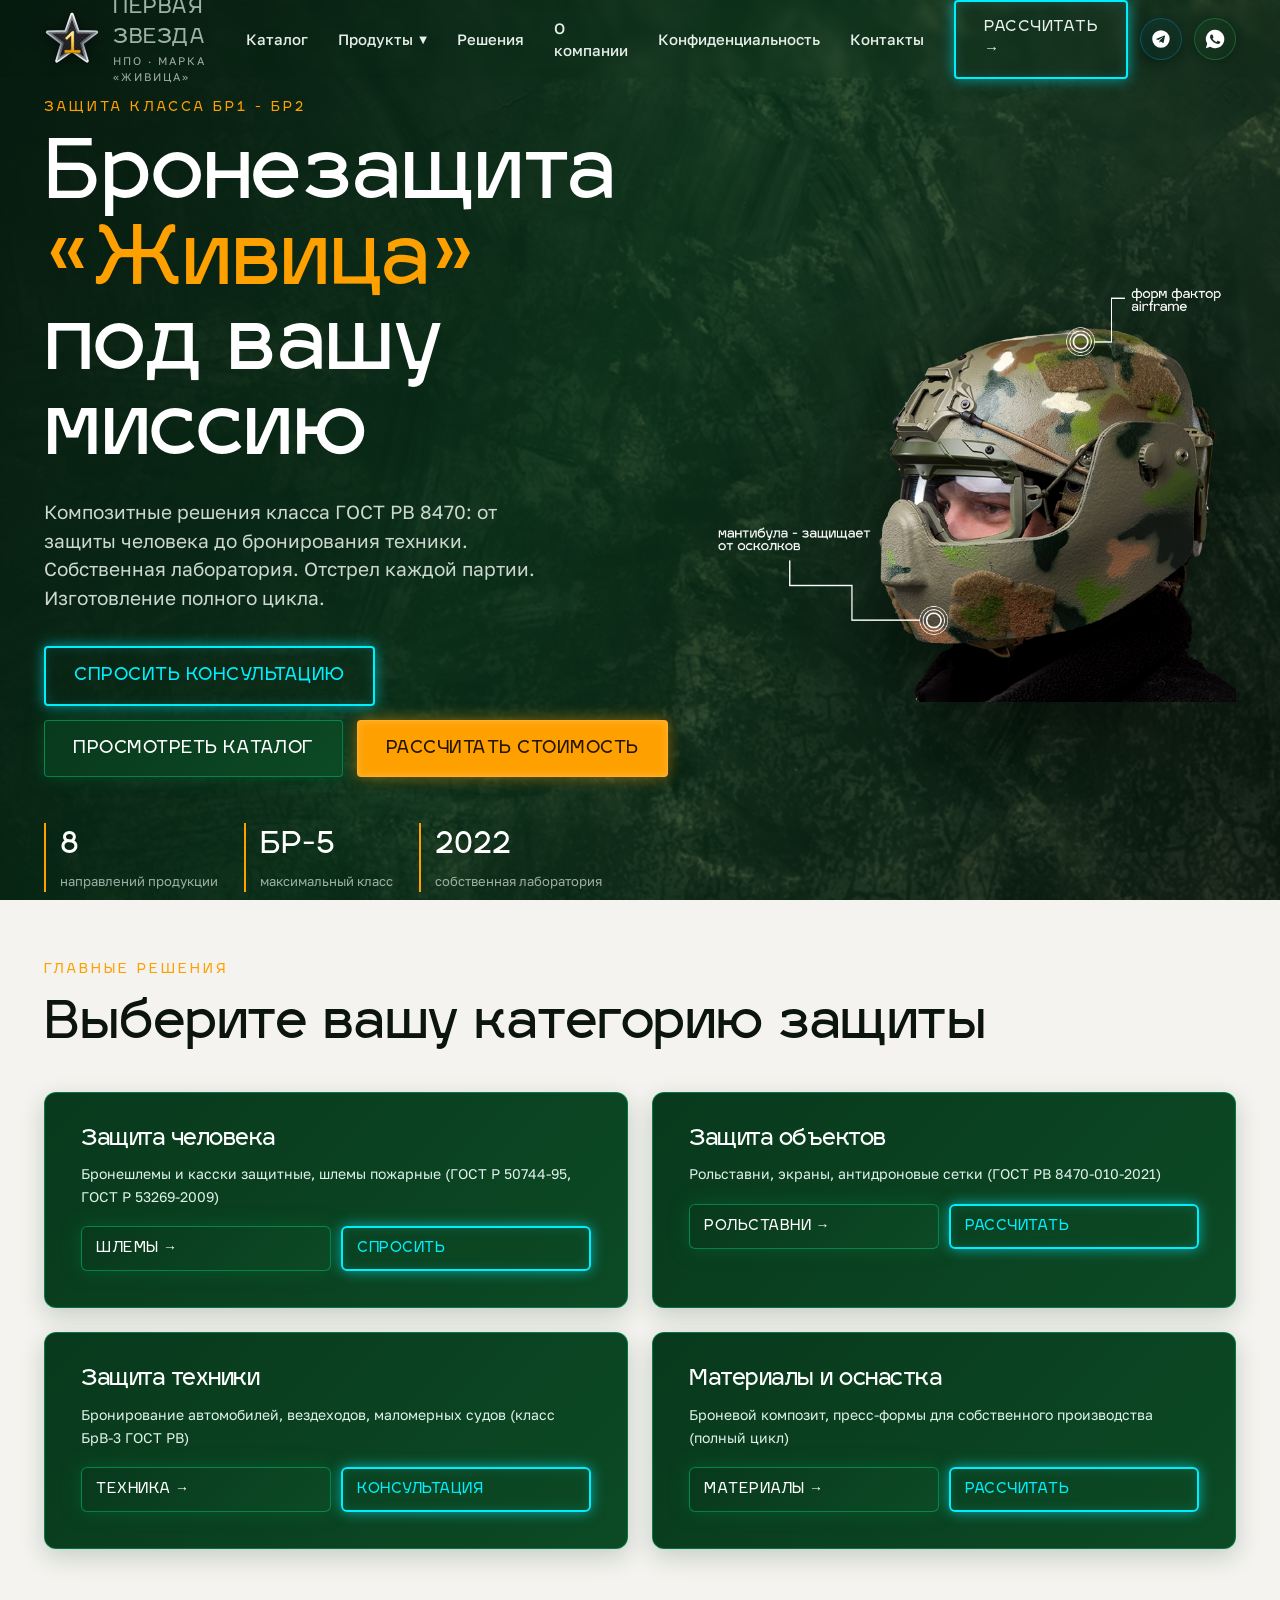
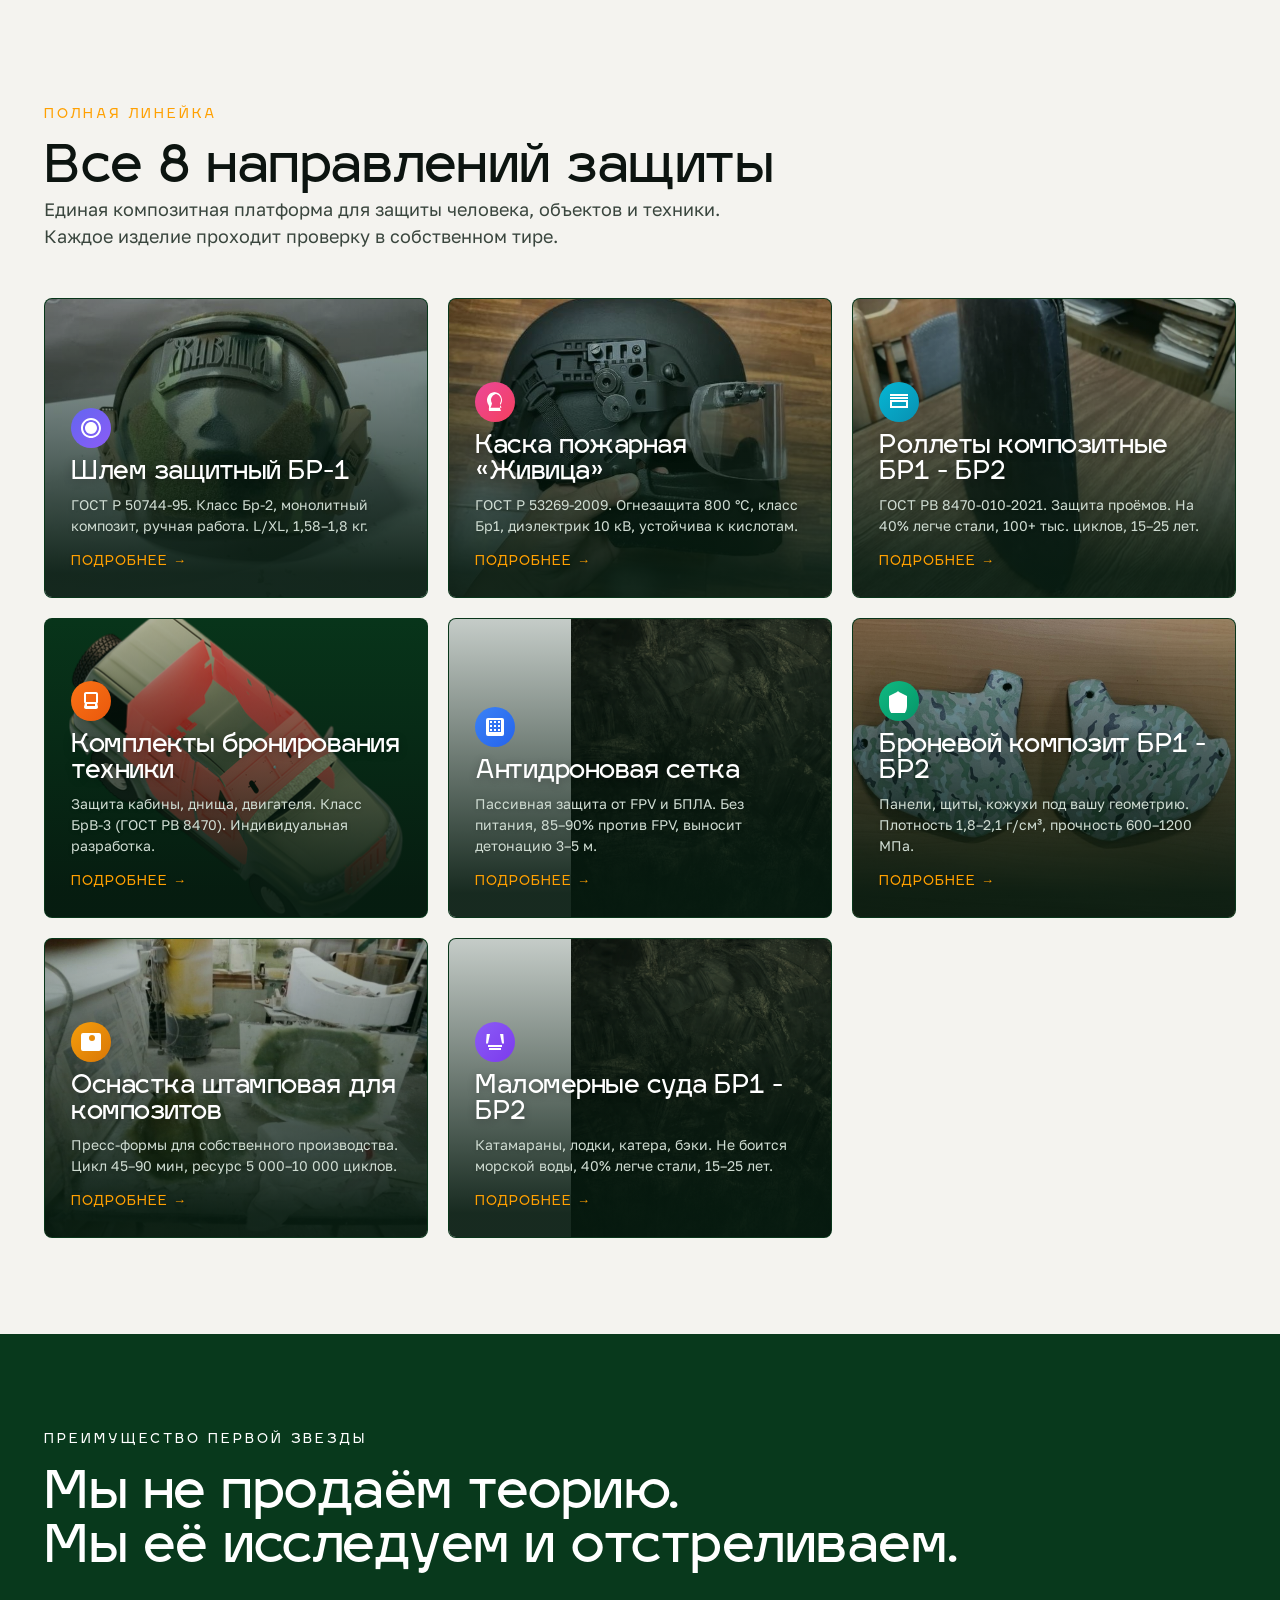
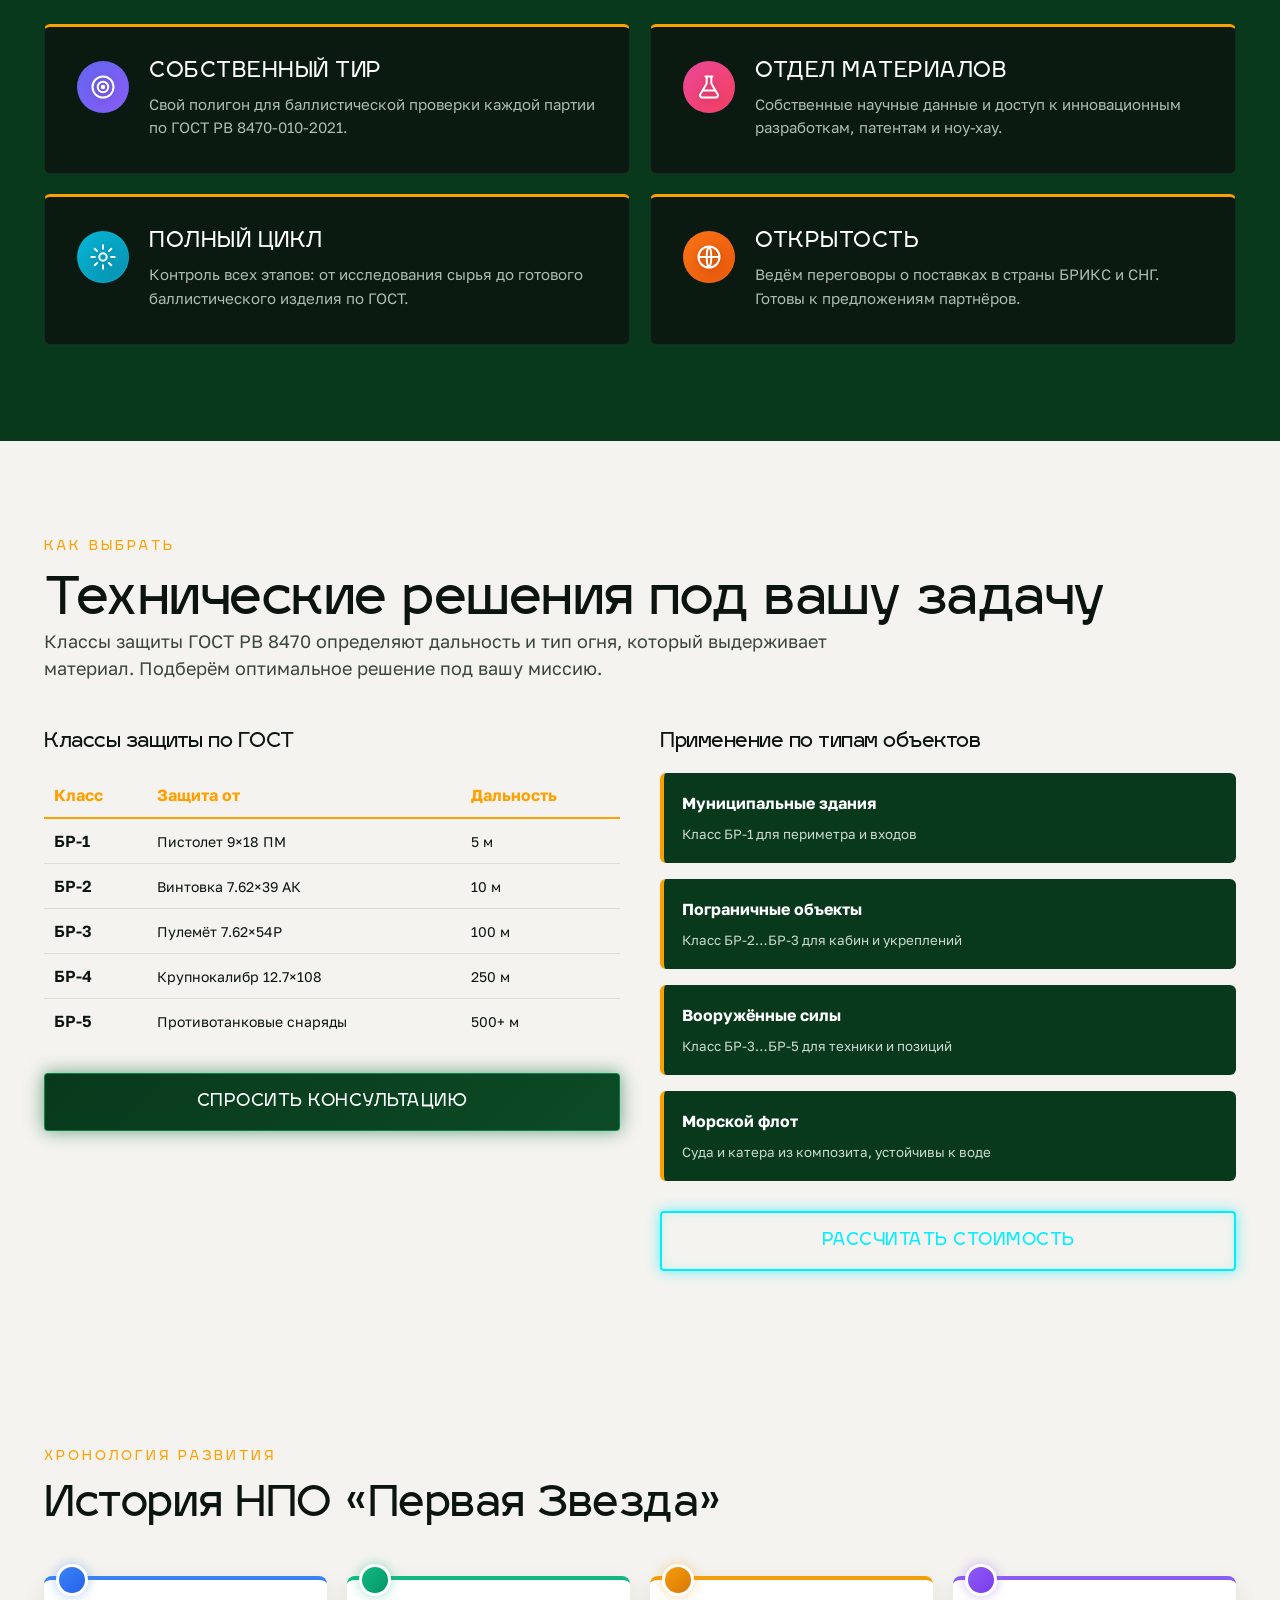
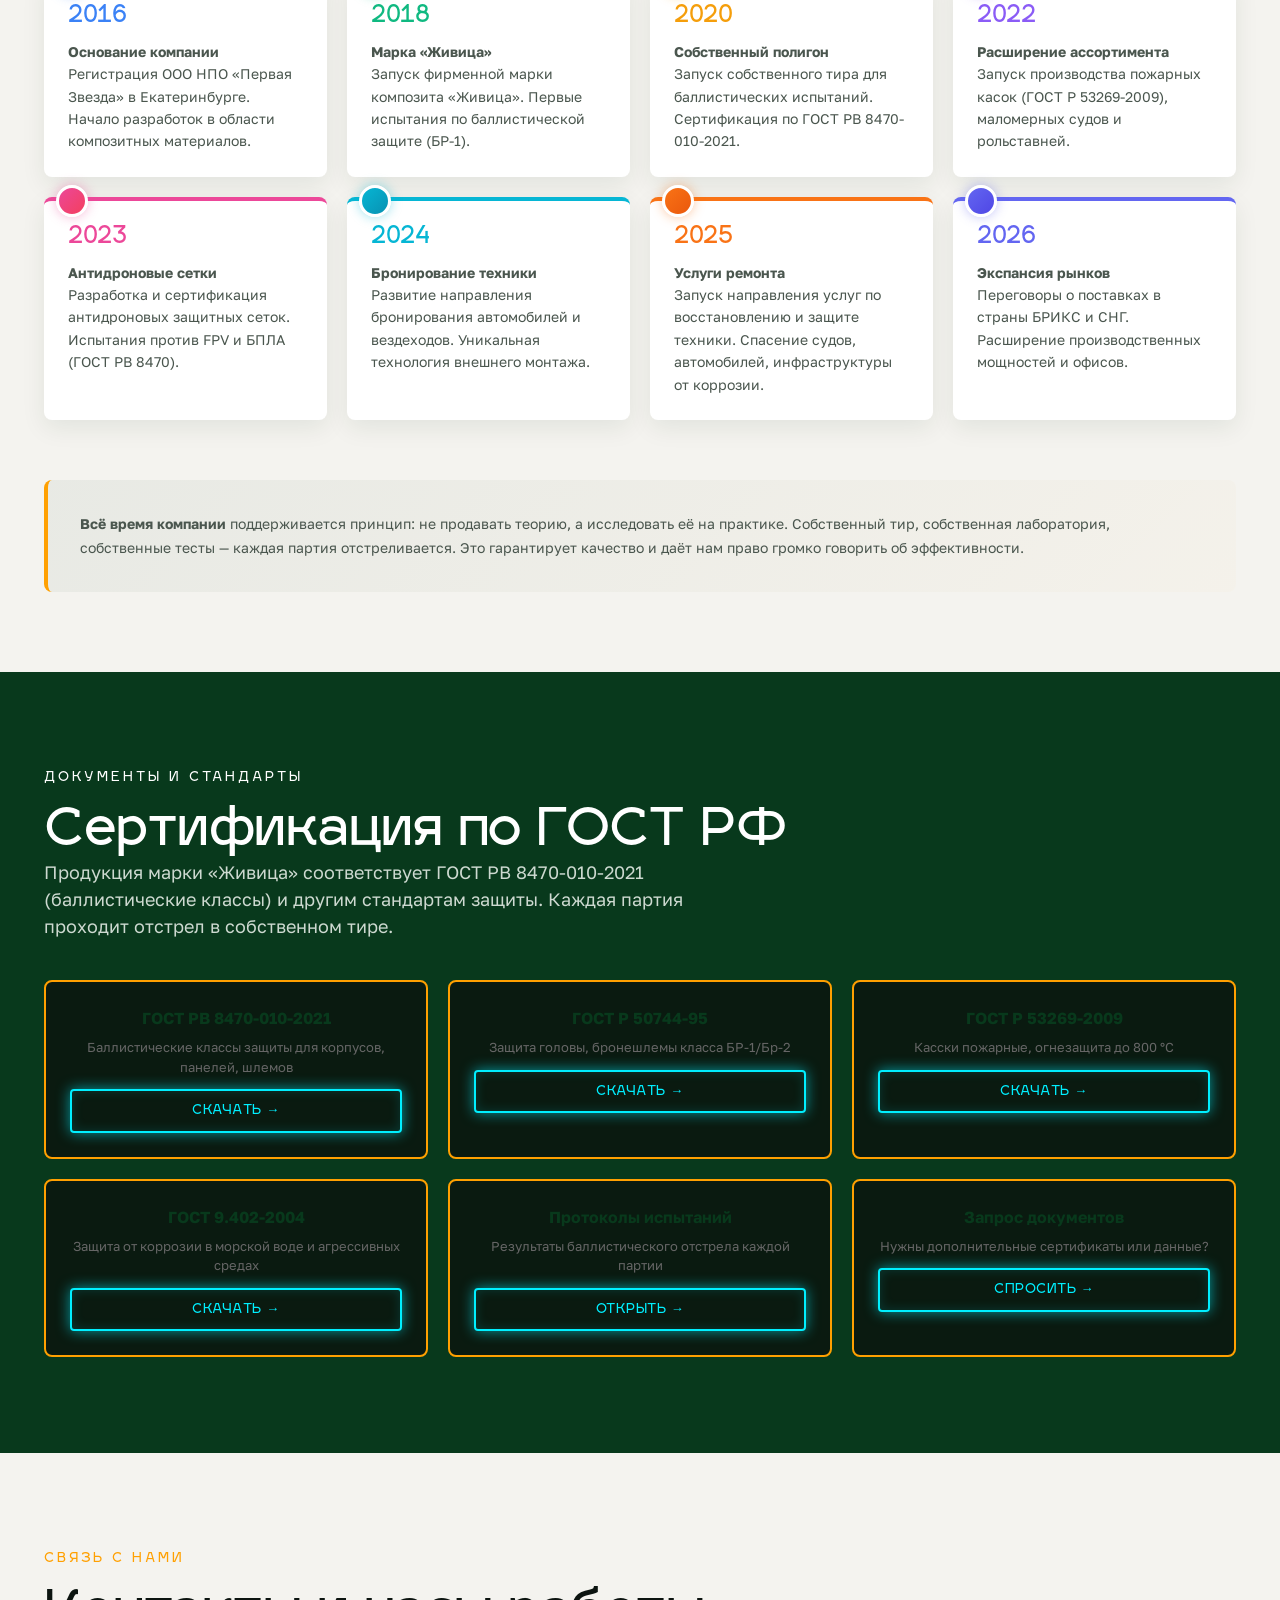
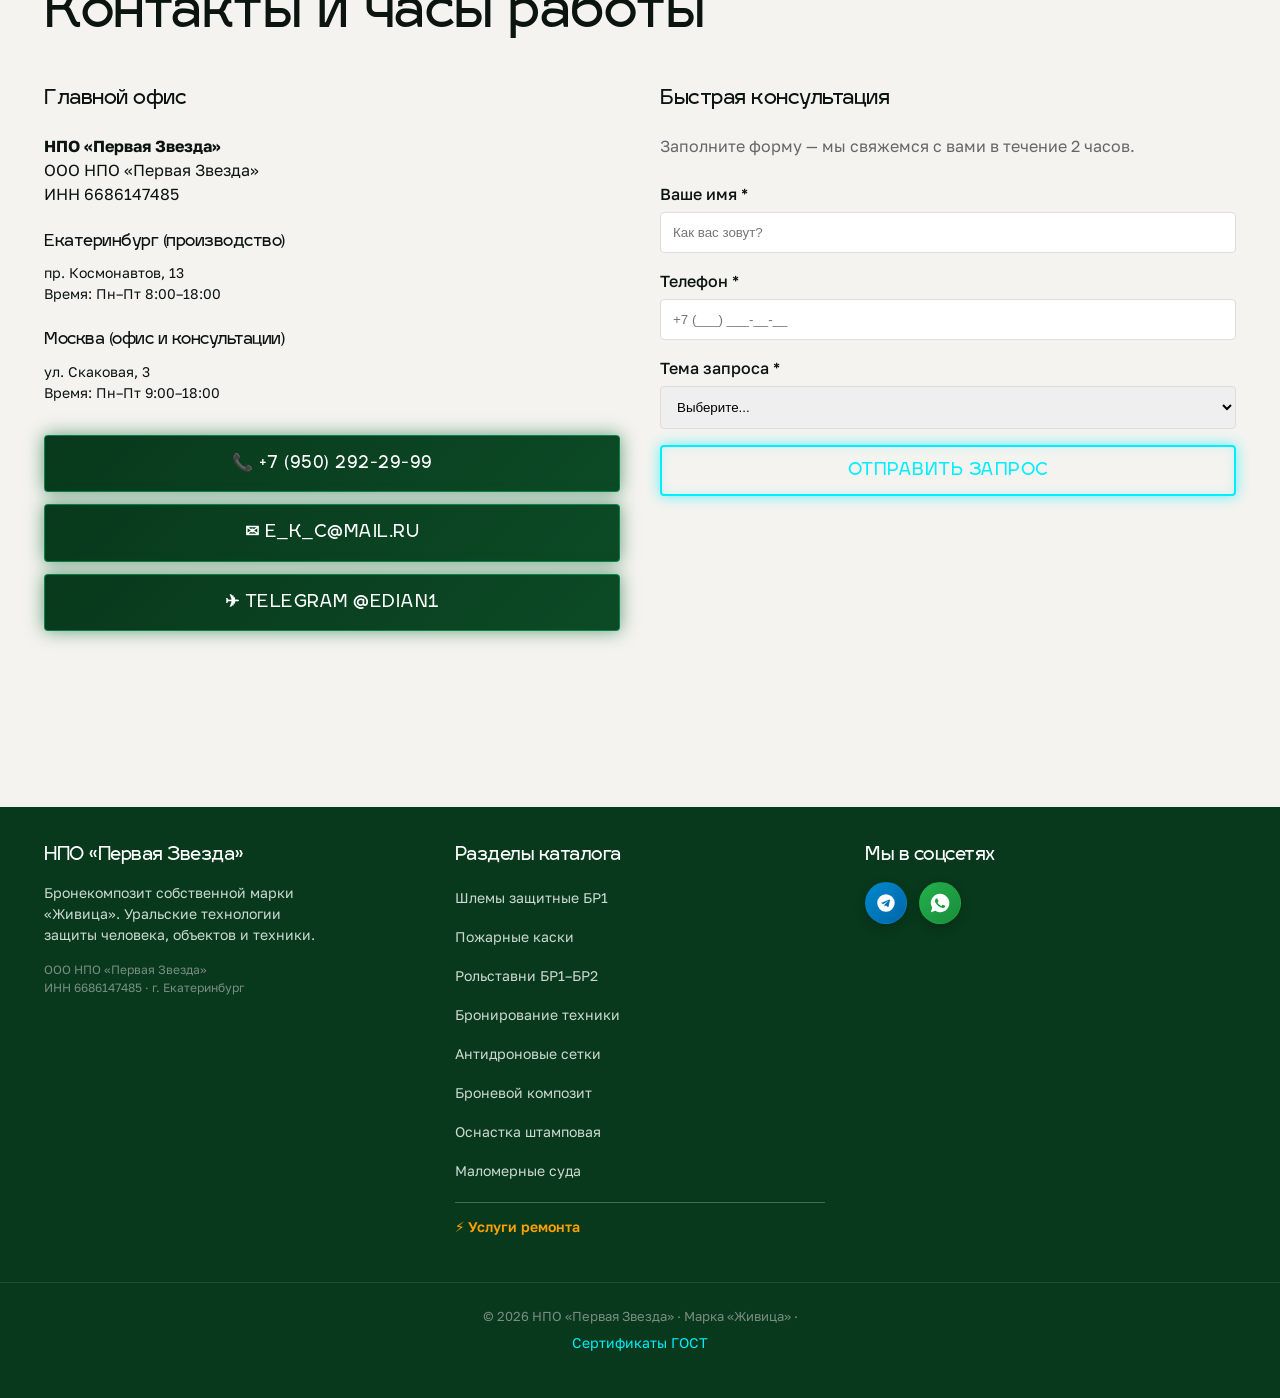
<file: index.html>
<!doctype html>
<html lang="ru">
<head>
<meta charset="utf-8">
<meta name="viewport" content="width=device-width, initial-scale=1">
<title>НПО «Первая Звезда» — бронекомпозит «Живица» ГОСТ БР1 - БР2</title>
<meta name="description" content="Научно-производственное объединение «Первая Звезда». Бронекомпозит собственной марки «Живица»: защита для человека, объектов и техники. Классы БР1 - БР2 по ГОСТ. Собственный тир, полный цикл производства.">
<meta property="og:title" content="НПО «Первая Звезда» — бронекомпозит «Живица»">
<meta property="og:description" content="Композитные решения класса ГОСТ: шлемы, рольставни, антидроновые сетки, маломерные суда.">
<meta property="og:image" content="img/p_shlem_hero.jpg">
<meta property="og:type" content="website">
<meta name="viewport" content="width=device-width, initial-scale=1, maximum-scale=5">
<link rel="shortcut icon" href="img/ab_shlem.png">
<link rel="stylesheet" href="css/site.css">
<style>
/* Дополнительные стили для новой структуры */
.quick-cta{display:grid;grid-template-columns:repeat(3,1fr);gap:16px;margin-top:32px}
.quick-cta a{padding:18px 20px;border-radius:6px;text-align:center;transition:.2s;font-weight:600}
.quick-cta a:hover{transform:translateY(-4px)}
.cat-grid{display:grid;grid-template-columns:repeat(2,1fr);gap:24px;margin-top:40px}
.cat-card{background:linear-gradient(135deg,var(--green),var(--green-2));color:#fff;padding:36px;border-radius:12px;border:1.5px solid rgba(0,200,120,.4);transition:.3s;position:relative;overflow:hidden;box-shadow:0 8px 24px rgba(8,57,28,.2)}
.cat-card::before{content:'';position:absolute;top:-50%;right:-50%;width:200px;height:200px;background:radial-gradient(circle,rgba(255,255,255,.05),transparent);border-radius:50%;animation:shimmer-move 8s infinite}
@keyframes shimmer-move{0%{transform:translate(0,0)}50%{transform:translate(30px,30px)}100%{transform:translate(0,0)}}
.cat-card:hover{transform:translateY(-6px);box-shadow:0 16px 40px rgba(8,57,28,.35);border-color:rgba(0,200,120,.7)}
.cat-card h3{font-size:22px;margin-bottom:12px;position:relative;z-index:1}
.cat-card p{font-size:14px;color:#e0f2eb;margin-bottom:18px;position:relative;z-index:1;line-height:1.6}
.form-modal{display:none;position:fixed;inset:0;z-index:200;background:rgba(0,0,0,.75);align-items:center;justify-content:center;padding:20px}
.form-modal.active{display:flex}
.form-modal-content{background:var(--paper);border-radius:12px;padding:40px;max-width:500px;width:100%;position:relative;box-shadow:0 20px 60px rgba(0,0,0,.3)}
.form-modal-close{position:absolute;top:16px;right:16px;background:none;border:0;font-size:28px;cursor:pointer;color:var(--ink);opacity:.6}
.form-modal-close:hover{opacity:1}
.form-group{margin-bottom:20px}
.form-group label{display:block;margin-bottom:8px;font-weight:500;color:var(--ink)}
.form-group input,.form-group textarea,.form-group select{width:100%;padding:12px;border:1px solid #ddd;border-radius:4px;font-family:inherit;font-size:14px}
.form-group textarea{resize:vertical;min-height:100px}
.form-submit{width:100%;padding:15px;background:var(--amber);color:#241400;border:0;border-radius:4px;font-weight:600;cursor:pointer;transition:.2s}
.form-submit:hover{background:#ffb020}
.certs-grid{display:grid;grid-template-columns:repeat(3,1fr);gap:20px;margin-top:40px}
.cert-item{background:var(--paper);border:2px solid var(--amber);border-radius:8px;padding:24px;text-align:center;transition:.2s}
.cert-item:hover{transform:translateY(-4px);box-shadow:0 12px 30px rgba(255,160,1,.2)}
.cert-item strong{display:block;margin-bottom:8px;color:var(--green)}
.cert-item p{font-size:13px;color:#666}
</style>
</head>
<body>

<!-- ===== HEADER С ВЫПАДАЮЩИМ МЕНЮ ===== -->
<header id="hdr">
  <div class="wrap nav">
    <a class="brand" href="index.html">
      <svg class="logo" viewBox="0 0 100 100" xmlns="http://www.w3.org/2000/svg">
        <defs>
          <pattern id="carbon" width="7" height="7" patternUnits="userSpaceOnUse"><rect width="7" height="7" fill="#0c0d0f"/><rect width="3.5" height="3.5" fill="#2f323a"/><rect x="3.5" y="3.5" width="3.5" height="3.5" fill="#2f323a"/></pattern>
          <radialGradient id="carbonbg" cx="42%" cy="34%" r="75%"><stop offset="0" stop-color="#33363d"/><stop offset="1" stop-color="#0a0b0d"/></radialGradient>
          <linearGradient id="silver" x1="0" y1="0" x2="0" y2="1"><stop offset="0" stop-color="#fff"/><stop offset=".35" stop-color="#c9d0d6"/><stop offset=".62" stop-color="#878e95"/><stop offset="1" stop-color="#eef3f7"/></linearGradient>
          <linearGradient id="gold" x1="0" y1="0" x2="0" y2="1"><stop offset="0" stop-color="#fff3c0"/><stop offset=".4" stop-color="#ffd24a"/><stop offset=".72" stop-color="#e89c00"/><stop offset="1" stop-color="#9c6500"/></linearGradient>
        </defs>
        <path d="M50 6 L60.9 37 L93.7 37.8 L67.6 57.7 L77 89.2 L50 70.5 L23 89.2 L32.4 57.7 L6.3 37.8 L39.1 37 Z" fill="url(#carbonbg)" stroke="url(#silver)" stroke-width="6" stroke-linejoin="round"/>
        <path d="M50 6 L60.9 37 L93.7 37.8 L67.6 57.7 L77 89.2 L50 70.5 L23 89.2 L32.4 57.7 L6.3 37.8 L39.1 37 Z" fill="url(#carbon)" opacity=".5"/>
        <text x="50" y="75" text-anchor="middle" font-family="'Igra Sans',sans-serif" font-weight="700" font-size="54" fill="url(#gold)" stroke="#5e3f00" stroke-width="0.7">1</text>
      </svg>
      <span><b>ПЕРВАЯ ЗВЕЗДА</b><span>НПО · марка «Живица»</span></span>
    </a>
    <nav class="menu" id="menu">
      <a href="#products">Каталог</a>
      <div class="menu-dropdown">
        <a href="#products">Продукты</a>
        <div class="submenu">
          <a href="broneshlem.html">Шлемы защитные БР-1</a>
          <a href="fire-helmet.html">Каски пожарные</a>
          <a href="rolstavni.html">Роллеты БР1 - БР2</a>
          <a href="armored-vehicles.html">Бронирование техники</a>
          <a href="drone-net.html">Антидроновые сетки</a>
          <a href="composite.html">Броневой композит</a>
          <a href="pressforms.html">Оснастка штамповая</a>
          <a href="vessels.html">Маломерные суда</a>
          <hr style="border:none;border-top:1px solid rgba(0,200,120,.3);margin:8px 0">
          <a href="repair-services.html" style="color:#ffa001;font-weight:600">Услуги ремонта & защиты</a>
        </div>
      </div>
      <a href="#solutions">Решения</a>
      <a href="#company">О компании</a>
      <a href="privacy.html">Конфиденциальность</a>
      <a href="#contacts">Контакты</a>
      <a href="#modal-calc" class="btn btn-neon" onclick="openModal(event)">Рассчитать →</a>
    </nav>
    <div class="hsocial">
      <a href="https://t.me/Edian1" target="_blank" aria-label="Telegram"><svg viewBox="0 0 24 24"><path fill="currentColor" d="M11.94 2.5a9.5 9.5 0 1 0 0 19 9.5 9.5 0 0 0 0-19Zm4.36 6.53-1.46 6.88c-.11.49-.4.61-.81.38l-2.24-1.65-1.08 1.04c-.12.12-.22.22-.45.22l.16-2.28 4.15-3.75c.18-.16-.04-.25-.28-.09l-5.13 3.23-2.21-.69c-.48-.15-.49-.48.1-.71l8.64-3.33c.4-.15.75.09.62.7Z"/></svg></a>
      <a href="https://wa.me/79502922999" target="_blank" aria-label="WhatsApp"><svg viewBox="0 0 24 24"><path fill="currentColor" d="M12 2a10 10 0 0 0-8.5 15.2L2 22l4.9-1.5A10 10 0 1 0 12 2Zm5.6 14.1c-.24.66-1.4 1.27-1.92 1.3-.49.04-.97.2-3.3-.7-2.78-1.1-4.55-3.9-4.69-4.08-.13-.18-1.12-1.49-1.12-2.84s.71-2.01.96-2.29c.25-.27.55-.34.73-.34.18 0 .37 0 .53.01.17.01.4-.06.62.48.24.58.82 2.02.9 2.17.07.15.12.32.02.5-.1.18-.15.3-.3.46-.15.17-.31.38-.44.5-.14.14-.29.28-.13.55.17.27.74 1.2 1.58 1.95 1.08.96 1.99 1.26 2.27 1.4.27.13.43.11.59-.07.16-.18.68-.79.86-1.06.18-.27.36-.22.6-.13.25.09 1.58.74 1.85.88.27.13.45.2.52.31.07.12.07.66-.17 1.32Z"/></svg></a>
    </div>
    <button class="burger" id="burger"><span></span><span></span><span></span></button>
  </div>
</header>

<!-- ===== HERO: ATTENTION (Привлечение внимания) ===== -->
<section class="hero" id="top">
  <div class="wrap hero-grid">
    <div>
      <div class="eyebrow">Защита класса БР1 - БР2</div>
      <h1>Бронезащита <em>«Живица»</em><br>под вашу миссию</h1>
      <p>Композитные решения класса ГОСТ РВ 8470: от защиты человека до бронирования техники. Собственная лаборатория. Отстрел каждой партии. Изготовление полного цикла.</p>
      <div class="hero-cta">
        <a href="#modal-consult" class="btn btn-neon" onclick="openModal(event)">Спросить консультацию</a>
        <a href="#products" class="btn btn-dark">Просмотреть каталог</a>
        <a href="#modal-calc" class="btn btn-amber" onclick="openModal(event)">Рассчитать стоимость</a>
      </div>
      <div class="hero-badges">
        <div><b>8</b><small>направлений продукции</small></div>
        <div><b>БР-5</b><small>максимальный класс</small></div>
        <div><b>2022</b><small>собственная лаборатория</small></div>
      </div>
    </div>
    <div class="hero-shlem">
      <img src="img/main_shlem.png" alt="Бронешлем Живица">
    </div>
  </div>
</section>

<!-- ===== INTEREST + DESIRE (Интерес и желание) ===== -->
<section class="sec" style="background:#f4f3ef;padding:60px 0">
  <div class="wrap">
    <div class="eyebrow">Главные решения</div>
    <h2>Выберите вашу категорию защиты</h2>
    <div class="cat-grid">
      <div class="cat-card">
        <h3>Защита человека</h3>
        <p>Бронешлемы и касски защитные, шлемы пожарные (ГОСТ Р 50744-95, ГОСТ Р 53269-2009)</p>
        <div class="quick-cta" style="grid-template-columns:1fr 1fr;gap:10px;margin-top:16px">
          <a href="broneshlem.html" class="btn btn-dark" style="padding:10px 14px;font-size:14px">Шлемы →</a>
          <a href="#modal-consult" class="btn btn-neon" style="padding:10px 14px;font-size:14px" onclick="openModal(event)">Спросить</a>
        </div>
      </div>

      <div class="cat-card">
        <h3>Защита объектов</h3>
        <p>Рольставни, экраны, антидроновые сетки (ГОСТ РВ 8470-010-2021)</p>
        <div class="quick-cta" style="grid-template-columns:1fr 1fr;gap:10px;margin-top:16px">
          <a href="rolstavni.html" class="btn btn-dark" style="padding:10px 14px;font-size:14px">Рольставни →</a>
          <a href="#modal-calc" class="btn btn-neon" style="padding:10px 14px;font-size:14px" onclick="openModal(event)">Рассчитать</a>
        </div>
      </div>

      <div class="cat-card">
        <h3>Защита техники</h3>
        <p>Бронирование автомобилей, вездеходов, маломерных судов (класс БрВ-3 ГОСТ РВ)</p>
        <div class="quick-cta" style="grid-template-columns:1fr 1fr;gap:10px;margin-top:16px">
          <a href="armored-vehicles.html" class="btn btn-dark" style="padding:10px 14px;font-size:14px">Техника →</a>
          <a href="#modal-consult" class="btn btn-neon" style="padding:10px 14px;font-size:14px" onclick="openModal(event)">Консультация</a>
        </div>
      </div>

      <div class="cat-card">
        <h3>Материалы и оснастка</h3>
        <p>Броневой композит, пресс-формы для собственного производства (полный цикл)</p>
        <div class="quick-cta" style="grid-template-columns:1fr 1fr;gap:10px;margin-top:16px">
          <a href="composite.html" class="btn btn-dark" style="padding:10px 14px;font-size:14px">Материалы →</a>
          <a href="#modal-calc" class="btn btn-neon" style="padding:10px 14px;font-size:14px" onclick="openModal(event)">Рассчитать</a>
        </div>
      </div>
    </div>
  </div>
</section>

<!-- ===== ПОЛНЫЙ КАТАЛОГ ПРОДУКТОВ ===== -->
<section class="sec products" id="products">
  <div class="wrap">
    <div class="eyebrow">Полная линейка</div>
    <h2>Все 8 направлений защиты</h2>
    <p class="lead">Единая композитная платформа для защиты человека, объектов и техники. Каждое изделие проходит проверку в собственном тире.</p>
    <div class="prod-grid">

      <a class="card" href="broneshlem.html">
        <div class="bg" style="background-image:url('img/p_shlem_hero.jpg')"></div><div class="ov"></div>
        <div class="card-icon" style="background:linear-gradient(135deg,#6366f1,#8b5cf6);width:40px;height:40px;border-radius:50%;display:flex;align-items:center;justify-content:center;margin-bottom:12px"><svg viewBox="0 0 24 24" style="width:24px;height:24px;fill:#fff"><path d="M12 2c5.5 0 10 4.5 10 10s-4.5 10-10 10S2 17.5 2 12 6.5 2 12 2m0 2c-4.4 0-8 3.6-8 8s3.6 8 8 8 8-3.6 8-8-3.6-8-8-8m0 2c3.3 0 6 2.7 6 6s-2.7 6-6 6-6-2.7-6-6 2.7-6 6-6z"/></svg></div>
        <h3>Шлем защитный БР-1</h3>
        <p>ГОСТ Р 50744-95. Класс Бр-2, монолитный композит, ручная работа. L/XL, 1,58–1,8 кг.</p>
        <span class="more">Подробнее →</span>
      </a>

      <a class="card" href="fire-helmet.html">
        <div class="bg" style="background-image:url('img/p_shlem_black.jpg')"></div><div class="ov"></div>
        <div class="card-icon" style="background:linear-gradient(135deg,#ec4899,#f43f5e);width:40px;height:40px;border-radius:50%;display:flex;align-items:center;justify-content:center;margin-bottom:12px"><svg viewBox="0 0 24 24" style="width:24px;height:24px;fill:#fff"><path d="M12 2c-4.4 0-8 3.6-8 8 0 1.6.5 3.1 1.3 4.4.8 1.4 1 2.9.5 4.3L6 21h12l-.8-2.3c-.5-1.4-.3-2.9.5-4.3.8-1.3 1.3-2.8 1.3-4.4 0-4.4-3.6-8-8-8zm0 2c3.3 0 6 2.7 6 6 0 1.2-.4 2.3-1 3.2l.3 1.5 1.2 3.1H7.5l1.2-3.1.3-1.5c-.6-.9-1-2-1-3.2 0-3.3 2.7-6 6-6z"/></svg></div>
        <h3>Каска пожарная «Живица»</h3>
        <p>ГОСТ Р 53269-2009. Огнезащита 800 °C, класс Бр1, диэлектрик 10 кВ, устойчива к кислотам.</p>
        <span class="more">Подробнее →</span>
      </a>

      <a class="card" href="rolstavni.html">
        <div class="bg" style="background-image:url('img/p_rolstavni_1.jpg')"></div><div class="ov"></div>
        <div class="card-icon" style="background:linear-gradient(135deg,#06b6d4,#0891b2);width:40px;height:40px;border-radius:50%;display:flex;align-items:center;justify-content:center;margin-bottom:12px"><svg viewBox="0 0 24 24" style="width:24px;height:24px;fill:#fff"><path d="M3 4h18v2H3V4m0 3h18v2H3V7m0 3h18v8H3v-8m2 2v4h14v-4H5z"/></svg></div>
        <h3>Роллеты композитные БР1 - БР2</h3>
        <p>ГОСТ РВ 8470-010-2021. Защита проёмов. На 40% легче стали, 100+ тыс. циклов, 15–25 лет.</p>
        <span class="more">Подробнее →</span>
      </a>

      <a class="card" href="armored-vehicles.html">
        <div class="bg" style="background-image:url('img/bronya_auto.png')"></div><div class="ov"></div>
        <div class="card-icon" style="background:linear-gradient(135deg,#f97316,#ea580c);width:40px;height:40px;border-radius:50%;display:flex;align-items:center;justify-content:center;margin-bottom:12px"><svg viewBox="0 0 24 24" style="width:24px;height:24px;fill:#fff"><path d="M7 3c-1.1 0-2 .9-2 2v8c0 .6.3 1.1.8 1.4L5 18c0 1.1.9 2 2 2h10c1.1 0 2-.9 2-2l-.8-3.6c.5-.3.8-.8.8-1.4V5c0-1.1-.9-2-2-2H7m0 2h10v8H7V5m1 10h8v2H8v-2z"/></svg></div>
        <h3>Комплекты бронирования техники</h3>
        <p>Защита кабины, днища, двигателя. Класс БрВ-3 (ГОСТ РВ 8470). Индивидуальная разработка.</p>
        <span class="more">Подробнее →</span>
      </a>

      <a class="card" href="drone-net.html">
        <div class="bg" style="background-image:url('img/main_fon2.png')"></div><div class="ov"></div>
        <div class="card-icon" style="background:linear-gradient(135deg,#3b82f6,#2563eb);width:40px;height:40px;border-radius:50%;display:flex;align-items:center;justify-content:center;margin-bottom:12px"><svg viewBox="0 0 24 24" style="width:24px;height:24px;fill:#fff"><path d="M5 3h14a2 2 0 0 1 2 2v14a2 2 0 0 1-2 2H5a2 2 0 0 1-2-2V5a2 2 0 0 1 2-2m1 2v12h12V5H6m1 1v2h2V6H7m4 0v2h2V6h-2m4 0v2h2V6h-2m-8 4v2h2v-2H7m4 0v2h2v-2h-2m4 0v2h2v-2h-2m-8 4v2h2v-2H7m4 0v2h2v-2h-2m4 0v2h2v-2h-2z"/></svg></div>
        <h3>Антидроновая сетка</h3>
        <p>Пассивная защита от FPV и БПЛА. Без питания, 85–90% против FPV, выносит детонацию 3–5 м.</p>
        <span class="more">Подробнее →</span>
      </a>

      <a class="card" href="composite.html">
        <div class="bg" style="background-image:url('img/p_kompozit_1.jpg')"></div><div class="ov"></div>
        <div class="card-icon" style="background:linear-gradient(135deg,#10b981,#059669);width:40px;height:40px;border-radius:50%;display:flex;align-items:center;justify-content:center;margin-bottom:12px"><svg viewBox="0 0 24 24" style="width:24px;height:24px;fill:#fff"><path d="M12 2L2 7v10c0 5.55 3.84 10.74 9 12 5.16-1.26 9-6.45 9-12V7l-10-5z"/></svg></div>
        <h3>Броневой композит БР1 - БР2</h3>
        <p>Панели, щиты, кожухи под вашу геометрию. Плотность 1,8–2,1 г/см³, прочность 600–1200 МПа.</p>
        <span class="more">Подробнее →</span>
      </a>

      <a class="card" href="pressforms.html">
        <div class="bg" style="background-image:url('img/p_pressform_1.jpg')"></div><div class="ov"></div>
        <div class="card-icon" style="background:linear-gradient(135deg,#f59e0b,#d97706);width:40px;height:40px;border-radius:50%;display:flex;align-items:center;justify-content:center;margin-bottom:12px"><svg viewBox="0 0 24 24" style="width:24px;height:24px;fill:#fff"><path d="M4 3h16a2 2 0 0 1 2 2v14a2 2 0 0 1-2 2H4a2 2 0 0 1-2-2V5a2 2 0 0 1 2-2m9 2a3 3 0 0 0-3 3 3 3 0 0 0 3 3 3 3 0 0 0 3-3 3 3 0 0 0-3-3m-7 8h14v3H6v-3z"/></svg></div>
        <h3>Оснастка штамповая для композитов</h3>
        <p>Пресс-формы для собственного производства. Цикл 45–90 мин, ресурс 5 000–10 000 циклов.</p>
        <span class="more">Подробнее →</span>
      </a>

      <a class="card" href="vessels.html">
        <div class="bg" style="background-image:url('img/main_fon2.png')"></div><div class="ov"></div>
        <div class="card-icon" style="background:linear-gradient(135deg,#8b5cf6,#7c3aed);width:40px;height:40px;border-radius:50%;display:flex;align-items:center;justify-content:center;margin-bottom:12px"><svg viewBox="0 0 24 24" style="width:24px;height:24px;fill:#fff"><path d="M3 13.5h2L7 4h10l2 9.5h2L20.3 4H3.7L3 13.5M5 15h14v2H5v-2m1 3h12v2H6v-2z"/></svg></div>
        <h3>Маломерные суда БР1 - БР2</h3>
        <p>Катамараны, лодки, катера, бэки. Не боится морской воды, 40% легче стали, 15–25 лет.</p>
        <span class="more">Подробнее →</span>
      </a>

    </div>
  </div>
</section>

<!-- ===== ПОЧЕМУ МЫ (УТП) ===== -->
<section class="sec usp" id="company">
  <div class="wrap">
    <div class="eyebrow" style="color:#fff">Преимущество Первой Звезды</div>
    <h2 style="color:#fff">Мы не продаём теорию.<br>Мы её исследуем и отстреливаем.</h2>
    <div class="usp-grid">
      <div class="usp-card">
        <div class="ic"><svg viewBox="0 0 24 24" fill="none" stroke="currentColor" stroke-width="1.7"><circle cx="12" cy="12" r="9"/><circle cx="12" cy="12" r="4.5"/><circle cx="12" cy="12" r="1.1" fill="currentColor"/></svg></div>
        <div class="ut">
          <h3>Собственный тир</h3>
          <p>Свой полигон для баллистической проверки каждой партии по ГОСТ РВ 8470-010-2021.</p>
        </div>
      </div>
      <div class="usp-card">
        <div class="ic"><svg viewBox="0 0 24 24" fill="none" stroke="currentColor" stroke-width="1.7" stroke-linecap="round" stroke-linejoin="round"><path d="M9 3h6M10 3v6l-5 8.5A2 2 0 0 0 6.7 21h10.6a2 2 0 0 0 1.7-3.5L14 9V3"/><path d="M7.5 15h9"/></svg></div>
        <div class="ut">
          <h3>Отдел материалов</h3>
          <p>Собственные научные данные и доступ к инновационным разработкам, патентам и ноу-хау.</p>
        </div>
      </div>
      <div class="usp-card">
        <div class="ic"><svg viewBox="0 0 24 24" fill="none" stroke="currentColor" stroke-width="1.7" stroke-linecap="round" stroke-linejoin="round"><circle cx="12" cy="12" r="3.2"/><path d="M12 2v3M12 19v3M2 12h3M19 12h3M4.9 4.9 7 7M17 17l2.1 2.1M19.1 4.9 17 7M7 17l-2.1 2.1"/></svg></div>
        <div class="ut">
          <h3>Полный цикл</h3>
          <p>Контроль всех этапов: от исследования сырья до готового баллистического изделия по ГОСТ.</p>
        </div>
      </div>
      <div class="usp-card">
        <div class="ic"><svg viewBox="0 0 24 24" fill="none" stroke="currentColor" stroke-width="1.7"><circle cx="12" cy="12" r="9"/><path d="M3 12h18M12 3c2.6 2.7 2.6 15.3 0 18M12 3c-2.6 2.7-2.6 15.3 0 18"/></svg></div>
        <div class="ut">
          <h3>Открытость</h3>
          <p>Ведём переговоры о поставках в страны БРИКС и СНГ. Готовы к предложениям партнёров.</p>
        </div>
      </div>
    </div>
  </div>
</section>

<!-- ===== ТЕХНИЧЕСКИЕ РЕШЕНИЯ ===== -->
<section class="sec" id="solutions" style="background:var(--paper)">
  <div class="wrap">
    <div class="eyebrow">Как выбрать</div>
    <h2>Технические решения под вашу задачу</h2>
    <p class="lead" style="max-width:800px">Классы защиты ГОСТ РВ 8470 определяют дальность и тип огня, который выдерживает материал. Подберём оптимальное решение под вашу миссию.</p>

    <div style="margin-top:50px;display:grid;grid-template-columns:1fr 1fr;gap:40px;align-items:start">
      <div>
        <h3 style="font-size:20px;margin-bottom:20px">Классы защиты по ГОСТ</h3>
        <table style="width:100%;border-collapse:collapse">
          <tr style="border-bottom:2px solid var(--amber)">
            <th style="text-align:left;padding:10px;color:var(--amber)">Класс</th>
            <th style="text-align:left;padding:10px;color:var(--amber)">Защита от</th>
            <th style="text-align:left;padding:10px;color:var(--amber)">Дальность</th>
          </tr>
          <tr style="border-bottom:1px solid #ddd">
            <td style="padding:10px;font-weight:600">БР-1</td>
            <td style="padding:10px;font-size:14px">Пистолет 9×18 ПМ</td>
            <td style="padding:10px;font-size:14px">5 м</td>
          </tr>
          <tr style="border-bottom:1px solid #ddd">
            <td style="padding:10px;font-weight:600">БР-2</td>
            <td style="padding:10px;font-size:14px">Винтовка 7.62×39 АК</td>
            <td style="padding:10px;font-size:14px">10 м</td>
          </tr>
          <tr style="border-bottom:1px solid #ddd">
            <td style="padding:10px;font-weight:600">БР-3</td>
            <td style="padding:10px;font-size:14px">Пулемёт 7.62×54Р</td>
            <td style="padding:10px;font-size:14px">100 м</td>
          </tr>
          <tr style="border-bottom:1px solid #ddd">
            <td style="padding:10px;font-weight:600">БР-4</td>
            <td style="padding:10px;font-size:14px">Крупнокалибр 12.7×108</td>
            <td style="padding:10px;font-size:14px">250 м</td>
          </tr>
          <tr>
            <td style="padding:10px;font-weight:600">БР-5</td>
            <td style="padding:10px;font-size:14px">Противотанковые снаряды</td>
            <td style="padding:10px;font-size:14px">500+ м</td>
          </tr>
        </table>
        <div style="margin-top:30px">
          <a href="#modal-consult" class="btn btn-dark" onclick="openModal(event)" style="width:100%;justify-content:center">Спросить консультацию</a>
        </div>
      </div>

      <div>
        <h3 style="font-size:20px;margin-bottom:20px">Применение по типам объектов</h3>
        <div style="display:grid;gap:16px">
          <div style="background:var(--green);color:#fff;padding:18px;border-radius:6px;border-left:4px solid var(--amber)">
            <strong style="display:block;margin-bottom:6px">Муниципальные здания</strong>
            <small style="color:#cdd9d0">Класс БР-1 для периметра и входов</small>
          </div>
          <div style="background:var(--green);color:#fff;padding:18px;border-radius:6px;border-left:4px solid var(--amber)">
            <strong style="display:block;margin-bottom:6px">Пограничные объекты</strong>
            <small style="color:#cdd9d0">Класс БР-2…БР-3 для кабин и укреплений</small>
          </div>
          <div style="background:var(--green);color:#fff;padding:18px;border-radius:6px;border-left:4px solid var(--amber)">
            <strong style="display:block;margin-bottom:6px">Вооружённые силы</strong>
            <small style="color:#cdd9d0">Класс БР-3…БР-5 для техники и позиций</small>
          </div>
          <div style="background:var(--green);color:#fff;padding:18px;border-radius:6px;border-left:4px solid var(--amber)">
            <strong style="display:block;margin-bottom:6px">Морской флот</strong>
            <small style="color:#cdd9d0">Суда и катера из композита, устойчивы к воде</small>
          </div>
        </div>
        <div style="margin-top:30px">
          <a href="#modal-calc" class="btn btn-neon" onclick="openModal(event)" style="width:100%;justify-content:center">Рассчитать стоимость</a>
        </div>
      </div>
    </div>
  </div>
</section>

<!-- ===== ИСТОРИЯ РАЗВИТИЯ ===== -->
<section class="sec" style="background:var(--paper);padding:80px 0">
  <div class="wrap">
    <div class="eyebrow">Хронология развития</div>
    <h2 style="margin-bottom:48px;font-size:42px">История НПО «Первая Звезда»</h2>

    <div style="display:grid;grid-template-columns:repeat(4,1fr);gap:20px">
      <!-- 2016 -->
      <div style="background:#fff;border-top:4px solid #3b82f6;padding:24px;border-radius:8px;box-shadow:0 8px 24px rgba(8,57,28,.08);position:relative;transition:.2s;hover:transform translateY(-4px)">
        <div style="position:absolute;top:-16px;left:12px;width:32px;height:32px;background:linear-gradient(135deg,#3b82f6,#2563eb);border-radius:50%;border:3px solid #fff;box-shadow:0 0 12px rgba(59,130,246,.4)"></div>
        <h3 style="font-family:'Igra Sans',sans-serif;font-size:24px;color:#3b82f6;margin:0 0 12px">2016</h3>
        <p style="margin:0;font-size:14px;color:#4a564e;line-height:1.6"><strong>Основание компании</strong><br>Регистрация ООО НПО «Первая Звезда» в Екатеринбурге. Начало разработок в области композитных материалов.</p>
      </div>

      <!-- 2018 -->
      <div style="background:#fff;border-top:4px solid #10b981;padding:24px;border-radius:8px;box-shadow:0 8px 24px rgba(8,57,28,.08);position:relative;transition:.2s">
        <div style="position:absolute;top:-16px;left:12px;width:32px;height:32px;background:linear-gradient(135deg,#10b981,#059669);border-radius:50%;border:3px solid #fff;box-shadow:0 0 12px rgba(16,185,129,.4)"></div>
        <h3 style="font-family:'Igra Sans',sans-serif;font-size:24px;color:#10b981;margin:0 0 12px">2018</h3>
        <p style="margin:0;font-size:14px;color:#4a564e;line-height:1.6"><strong>Марка «Живица»</strong><br>Запуск фирменной марки композита «Живица». Первые испытания по баллистической защите (БР-1).</p>
      </div>

      <!-- 2020 -->
      <div style="background:#fff;border-top:4px solid #f59e0b;padding:24px;border-radius:8px;box-shadow:0 8px 24px rgba(8,57,28,.08);position:relative;transition:.2s">
        <div style="position:absolute;top:-16px;left:12px;width:32px;height:32px;background:linear-gradient(135deg,#f59e0b,#d97706);border-radius:50%;border:3px solid #fff;box-shadow:0 0 12px rgba(245,158,11,.4)"></div>
        <h3 style="font-family:'Igra Sans',sans-serif;font-size:24px;color:#f59e0b;margin:0 0 12px">2020</h3>
        <p style="margin:0;font-size:14px;color:#4a564e;line-height:1.6"><strong>Собственный полигон</strong><br>Запуск собственного тира для баллистических испытаний. Сертификация по ГОСТ РВ 8470-010-2021.</p>
      </div>

      <!-- 2022 -->
      <div style="background:#fff;border-top:4px solid #8b5cf6;padding:24px;border-radius:8px;box-shadow:0 8px 24px rgba(8,57,28,.08);position:relative;transition:.2s">
        <div style="position:absolute;top:-16px;left:12px;width:32px;height:32px;background:linear-gradient(135deg,#8b5cf6,#7c3aed);border-radius:50%;border:3px solid #fff;box-shadow:0 0 12px rgba(139,92,246,.4)"></div>
        <h3 style="font-family:'Igra Sans',sans-serif;font-size:24px;color:#8b5cf6;margin:0 0 12px">2022</h3>
        <p style="margin:0;font-size:14px;color:#4a564e;line-height:1.6"><strong>Расширение ассортимента</strong><br>Запуск производства пожарных касок (ГОСТ Р 53269-2009), маломерных судов и рольставней.</p>
      </div>

      <!-- 2023 -->
      <div style="background:#fff;border-top:4px solid #ec4899;padding:24px;border-radius:8px;box-shadow:0 8px 24px rgba(8,57,28,.08);position:relative;transition:.2s">
        <div style="position:absolute;top:-16px;left:12px;width:32px;height:32px;background:linear-gradient(135deg,#ec4899,#f43f5e);border-radius:50%;border:3px solid #fff;box-shadow:0 0 12px rgba(236,72,153,.4)"></div>
        <h3 style="font-family:'Igra Sans',sans-serif;font-size:24px;color:#ec4899;margin:0 0 12px">2023</h3>
        <p style="margin:0;font-size:14px;color:#4a564e;line-height:1.6"><strong>Антидроновые сетки</strong><br>Разработка и сертификация антидроновых защитных сеток. Испытания против FPV и БПЛА (ГОСТ РВ 8470).</p>
      </div>

      <!-- 2024 -->
      <div style="background:#fff;border-top:4px solid #06b6d4;padding:24px;border-radius:8px;box-shadow:0 8px 24px rgba(8,57,28,.08);position:relative;transition:.2s">
        <div style="position:absolute;top:-16px;left:12px;width:32px;height:32px;background:linear-gradient(135deg,#06b6d4,#0891b2);border-radius:50%;border:3px solid #fff;box-shadow:0 0 12px rgba(6,182,212,.4)"></div>
        <h3 style="font-family:'Igra Sans',sans-serif;font-size:24px;color:#06b6d4;margin:0 0 12px">2024</h3>
        <p style="margin:0;font-size:14px;color:#4a564e;line-height:1.6"><strong>Бронирование техники</strong><br>Развитие направления бронирования автомобилей и вездеходов. Уникальная технология внешнего монтажа.</p>
      </div>

      <!-- 2025 -->
      <div style="background:#fff;border-top:4px solid #f97316;padding:24px;border-radius:8px;box-shadow:0 8px 24px rgba(8,57,28,.08);position:relative;transition:.2s">
        <div style="position:absolute;top:-16px;left:12px;width:32px;height:32px;background:linear-gradient(135deg,#f97316,#ea580c);border-radius:50%;border:3px solid #fff;box-shadow:0 0 12px rgba(249,115,22,.4)"></div>
        <h3 style="font-family:'Igra Sans',sans-serif;font-size:24px;color:#f97316;margin:0 0 12px">2025</h3>
        <p style="margin:0;font-size:14px;color:#4a564e;line-height:1.6"><strong>Услуги ремонта</strong><br>Запуск направления услуг по восстановлению и защите техники. Спасение судов, автомобилей, инфраструктуры от коррозии.</p>
      </div>

      <!-- 2026 -->
      <div style="background:#fff;border-top:4px solid #6366f1;padding:24px;border-radius:8px;box-shadow:0 8px 24px rgba(8,57,28,.08);position:relative;transition:.2s">
        <div style="position:absolute;top:-16px;left:12px;width:32px;height:32px;background:linear-gradient(135deg,#6366f1,#4f46e5);border-radius:50%;border:3px solid #fff;box-shadow:0 0 12px rgba(99,102,241,.4)"></div>
        <h3 style="font-family:'Igra Sans',sans-serif;font-size:24px;color:#6366f1;margin:0 0 12px">2026</h3>
        <p style="margin:0;font-size:14px;color:#4a564e;line-height:1.6"><strong>Экспансия рынков</strong><br>Переговоры о поставках в страны БРИКС и СНГ. Расширение производственных мощностей и офисов.</p>
      </div>
    </div>

    <div style="margin-top:60px;padding:32px;background:linear-gradient(135deg,rgba(8,57,28,.05),rgba(255,160,1,.02));border-left:4px solid var(--amber);border-radius:8px">
      <p style="margin:0;font-size:14px;color:#4a564e;line-height:1.7"><strong>Всё время компании</strong> поддерживается принцип: не продавать теорию, а исследовать её на практике. Собственный тир, собственная лаборатория, собственные тесты — каждая партия отстреливается. Это гарантирует качество и даёт нам право громко говорить об эффективности.</p>
    </div>
  </div>
</section>

<!-- ===== СЕРТИФИКАТЫ И СТАНДАРТЫ ===== -->
<section class="sec" id="certs" style="background:var(--green);color:#fff">
  <div class="wrap">
    <div class="eyebrow" style="color:#fff">Документы и стандарты</div>
    <h2>Сертификация по ГОСТ РФ</h2>
    <p class="lead" style="color:#cdd9d0">Продукция марки «Живица» соответствует ГОСТ РВ 8470-010-2021 (баллистические классы) и другим стандартам защиты. Каждая партия проходит отстрел в собственном тире.</p>

    <div class="certs-grid">
      <div class="cert-item" style="background:#0a1a10;border-color:var(--amber)">
        <strong>ГОСТ РВ 8470-010-2021</strong>
        <p>Баллистические классы защиты для корпусов, панелей, шлемов</p>
        <a href="pdf/gost-certificate.pdf" target="_blank" class="btn btn-neon" style="margin-top:12px;width:100%;justify-content:center;padding:10px;font-size:13px">Скачать →</a>
      </div>

      <div class="cert-item" style="background:#0a1a10;border-color:var(--amber)">
        <strong>ГОСТ Р 50744-95</strong>
        <p>Защита головы, бронешлемы класса БР-1/Бр-2</p>
        <a href="pdf/gost-certificate.pdf" target="_blank" class="btn btn-neon" style="margin-top:12px;width:100%;justify-content:center;padding:10px;font-size:13px">Скачать →</a>
      </div>

      <div class="cert-item" style="background:#0a1a10;border-color:var(--amber)">
        <strong>ГОСТ Р 53269-2009</strong>
        <p>Касски пожарные, огнезащита до 800 °C</p>
        <a href="pdf/gost-certificate.pdf" target="_blank" class="btn btn-neon" style="margin-top:12px;width:100%;justify-content:center;padding:10px;font-size:13px">Скачать →</a>
      </div>

      <div class="cert-item" style="background:#0a1a10;border-color:var(--amber)">
        <strong>ГОСТ 9.402-2004</strong>
        <p>Защита от коррозии в морской воде и агрессивных средах</p>
        <a href="pdf/gost-certificate.pdf" target="_blank" class="btn btn-neon" style="margin-top:12px;width:100%;justify-content:center;padding:10px;font-size:13px">Скачать →</a>
      </div>

      <div class="cert-item" style="background:#0a1a10;border-color:var(--amber)">
        <strong>Протоколы испытаний</strong>
        <p>Результаты баллистического отстрела каждой партии</p>
        <a href="pdf/sertificate.pdf" target="_blank" class="btn btn-neon" style="margin-top:12px;width:100%;justify-content:center;padding:10px;font-size:13px">Открыть →</a>
      </div>

      <div class="cert-item" style="background:#0a1a10;border-color:var(--amber)">
        <strong>Запрос документов</strong>
        <p>Нужны дополнительные сертификаты или данные?</p>
        <a href="#modal-consult" class="btn btn-neon" style="margin-top:12px;width:100%;justify-content:center;padding:10px;font-size:13px" onclick="openModal(event)">Спросить →</a>
      </div>
    </div>
  </div>
</section>

<!-- ===== КОНТАКТЫ ===== -->
<section class="sec" id="contacts" style="background:var(--paper)">
  <div class="wrap">
    <div class="eyebrow">Связь с нами</div>
    <h2>Контакты и часы работы</h2>

    <div style="display:grid;grid-template-columns:1fr 1fr;gap:40px;margin-top:48px">
      <div>
        <h3 style="font-size:20px;margin-bottom:24px">Главной офис</h3>
        <p style="margin-bottom:16px"><strong>НПО «Первая Звезда»</strong><br>ООО НПО «Первая Звезда»<br>ИНН 6686147485</p>

        <h4 style="font-size:16px;margin-top:28px;margin-bottom:12px">Екатеринбург (производство)</h4>
        <p style="font-size:14px;margin-bottom:24px">пр. Космонавтов, 13<br>Время: Пн–Пт 8:00–18:00</p>

        <h4 style="font-size:16px;margin-top:28px;margin-bottom:12px">Москва (офис и консультации)</h4>
        <p style="font-size:14px;margin-bottom:24px">ул. Скаковая, 3<br>Время: Пн–Пт 9:00–18:00</p>

        <div style="margin-top:32px;display:flex;flex-direction:column;gap:12px">
          <a href="tel:+79502922999" class="btn btn-dark" style="width:100%;justify-content:center">📞 +7 (950) 292-29-99</a>
          <a href="mailto:e_k_c@mail.ru" class="btn btn-dark" style="width:100%;justify-content:center">✉ e_k_c@mail.ru</a>
          <a href="https://t.me/Edian1" target="_blank" class="btn btn-dark" style="width:100%;justify-content:center">✈ Telegram @Edian1</a>
        </div>
      </div>

      <div>
        <h3 style="font-size:20px;margin-bottom:24px">Быстрая консультация</h3>
        <p style="color:#666;margin-bottom:24px">Заполните форму — мы свяжемся с вами в течение 2 часов.</p>

        <form onsubmit="handleForm(event)" style="display:grid;gap:16px">
          <div>
            <label style="display:block;margin-bottom:6px;font-weight:500">Ваше имя *</label>
            <input type="text" name="name" required placeholder="Как вас зовут?" style="width:100%;padding:12px;border:1px solid #ddd;border-radius:4px">
          </div>
          <div>
            <label style="display:block;margin-bottom:6px;font-weight:500">Телефон *</label>
            <input type="tel" name="phone" required placeholder="+7 (___) ___-__-__" style="width:100%;padding:12px;border:1px solid #ddd;border-radius:4px">
          </div>
          <div>
            <label style="display:block;margin-bottom:6px;font-weight:500">Тема запроса *</label>
            <select name="topic" required style="width:100%;padding:12px;border:1px solid #ddd;border-radius:4px">
              <option value="">Выберите...</option>
              <option value="Консультация">Консультация по продукции</option>
              <option value="Расчёт стоимости">Расчёт стоимости</option>
              <option value="Техническое предложение">Техническое предложение</option>
              <option value="Партнёрство">Предложение о партнёрстве</option>
              <option value="Другое">Другое</option>
            </select>
          </div>
          <button type="submit" class="btn btn-neon" style="width:100%;justify-content:center">Отправить запрос</button>
        </form>
      </div>
    </div>
  </div>
</section>

<!-- ===== FOOTER ===== -->
<footer style="background:var(--green);color:#fff;padding:40px 0;margin-top:80px">
  <div class="wrap" style="display:grid;grid-template-columns:1fr 1fr 1fr;gap:40px;margin-bottom:40px">
    <div>
      <h4 style="margin-bottom:16px">НПО «Первая Звезда»</h4>
      <p style="font-size:14px;color:#cdd9d0;max-width:280px">Бронекомпозит собственной марки «Живица». Уральские технологии защиты человека, объектов и техники.</p>
      <p style="font-size:12px;color:#7a8d81;margin-top:16px">ООО НПО «Первая Звезда»<br>ИНН 6686147485 · г. Екатеринбург</p>
    </div>
    <div>
      <h4 style="margin-bottom:16px">Разделы каталога</h4>
      <ul style="list-style:none;display:grid;gap:8px;font-size:13px">
        <li><a href="broneshlem.html" style="color:#cdd9d0;transition:.15s" onmouseover="this.style.color='var(--amber)'" onmouseout="this.style.color='#cdd9d0'">Шлемы защитные БР1</a></li>
        <li><a href="fire-helmet.html" style="color:#cdd9d0;transition:.15s" onmouseover="this.style.color='var(--amber)'" onmouseout="this.style.color='#cdd9d0'">Пожарные каски</a></li>
        <li><a href="rolstavni.html" style="color:#cdd9d0;transition:.15s" onmouseover="this.style.color='var(--amber)'" onmouseout="this.style.color='#cdd9d0'">Рольставни БР1–БР2</a></li>
        <li><a href="armored-vehicles.html" style="color:#cdd9d0;transition:.15s" onmouseover="this.style.color='var(--amber)'" onmouseout="this.style.color='#cdd9d0'">Бронирование техники</a></li>
        <li><a href="drone-net.html" style="color:#cdd9d0;transition:.15s" onmouseover="this.style.color='var(--amber)'" onmouseout="this.style.color='#cdd9d0'">Антидроновые сетки</a></li>
        <li><a href="composite.html" style="color:#cdd9d0;transition:.15s" onmouseover="this.style.color='var(--amber)'" onmouseout="this.style.color='#cdd9d0'">Броневой композит</a></li>
        <li><a href="pressforms.html" style="color:#cdd9d0;transition:.15s" onmouseover="this.style.color='var(--amber)'" onmouseout="this.style.color='#cdd9d0'">Оснастка штамповая</a></li>
        <li><a href="vessels.html" style="color:#cdd9d0;transition:.15s" onmouseover="this.style.color='var(--amber)'" onmouseout="this.style.color='#cdd9d0'">Маломерные суда</a></li>
        <li style="border-top:1px solid rgba(205,217,208,.3);padding-top:8px;margin-top:8px"><a href="repair-services.html" style="color:#ffa001;font-weight:600;transition:.15s" onmouseover="this.style.color='#ffb53d'" onmouseout="this.style.color='#ffa001'">⚡ Услуги ремонта</a></li>
      </ul>
    </div>
    <div>
      <h4 style="margin-bottom:16px">Мы в соцсетях</h4>
      <div style="display:flex;gap:12px">
        <a href="https://t.me/Edian1" target="_blank" class="social-icon" aria-label="Telegram"><svg viewBox="0 0 24 24"><path fill="currentColor" d="M11.94 2.5a9.5 9.5 0 1 0 0 19 9.5 9.5 0 0 0 0-19Zm4.36 6.53-1.46 6.88c-.11.49-.4.61-.81.38l-2.24-1.65-1.08 1.04c-.12.12-.22.22-.45.22l.16-2.28 4.15-3.75c.18-.16-.04-.25-.28-.09l-5.13 3.23-2.21-.69c-.48-.15-.49-.48.1-.71l8.64-3.33c.4-.15.75.09.62.7Z"/></svg></a>
        <a href="https://wa.me/79502922999" target="_blank" class="social-icon" aria-label="WhatsApp"><svg viewBox="0 0 24 24"><path fill="currentColor" d="M12 2a10 10 0 0 0-8.5 15.2L2 22l4.9-1.5A10 10 0 1 0 12 2Zm5.6 14.1c-.24.66-1.4 1.27-1.92 1.3-.49.04-.97.2-3.3-.7-2.78-1.1-4.55-3.9-4.69-4.08-.13-.18-1.12-1.49-1.12-2.84s.71-2.01.96-2.29c.25-.27.55-.34.73-.34.18 0 .37 0 .53.01.17.01.4-.06.62.48.24.58.82 2.02.9 2.17.07.15.12.32.02.5-.1.18-.15.3-.3.46-.15.17-.31.38-.44.5-.14.14-.29.28-.13.55.17.27.74 1.2 1.58 1.95 1.08.96 1.99 1.26 2.27 1.4.27.13.43.11.59-.07.16-.18.68-.79.86-1.06.18-.27.36-.22.6-.13.25.09 1.58.74 1.85.88.27.13.45.2.52.31.07.12.07.66-.17 1.32Z"/></svg></a>
      </div>
    </div>
  </div>
  <div style="border-top:1px solid rgba(255,255,255,.1);padding-top:24px;text-align:center;font-size:13px;color:#7a8d81">
    © 2026 НПО «Первая Звезда» · Марка «Живица» · <a href="pdf/gost-certificate.pdf" target="_blank" style="color:#00EFFF">Сертификаты ГОСТ</a>
  </div>
</footer>

<!-- ===== МОДАЛЬНЫЕ ФОРМЫ ===== -->
<div class="form-modal" id="modal-consult">
  <div class="form-modal-content">
    <button class="form-modal-close" onclick="closeModal('#modal-consult')">✕</button>
    <h2 style="margin-bottom:20px">Запросить консультацию</h2>
    <form onsubmit="handleForm(event)">
      <div class="form-group">
        <label>Имя *</label>
        <input type="text" name="name" required placeholder="Как вас зовут?">
      </div>
      <div class="form-group">
        <label>Телефон *</label>
        <input type="tel" name="phone" required placeholder="+7 (___) ___-__-__">
      </div>
      <div class="form-group">
        <label>E-mail</label>
        <input type="email" name="email" placeholder="ваша@почта.ru">
      </div>
      <div class="form-group">
        <label>Тема консультации *</label>
        <select name="topic" required>
          <option value="">Выберите...</option>
          <option value="Консультация по шлемам">Консультация по шлемам</option>
          <option value="Консультация по рольставням">Консультация по рольставням</option>
          <option value="Консультация по бронированию">Консультация по бронированию техники</option>
          <option value="Консультация по материалам">Консультация по композитным материалам</option>
          <option value="Другое">Другое</option>
        </select>
      </div>
      <div class="form-group">
        <label>Сообщение</label>
        <textarea name="message" placeholder="Подробно расскажите о вашей задаче..."></textarea>
      </div>
      <label class="form-group" style="display:flex;align-items:center;gap:8px;margin-bottom:20px;font-size:13px">
        <input type="checkbox" name="agree" required style="width:auto">
        Согласен на обработку персональных данных
      </label>
      <button type="submit" class="form-submit">Отправить запрос</button>
    </form>
    <div style="margin-top:28px;padding-top:24px;border-top:1px solid #ddd;text-align:center">
      <p style="font-size:12px;color:#999;margin-bottom:12px">Или свяжитесь напрямую:</p>
      <div style="display:flex;gap:16px;align-items:center;justify-content:center;flex-wrap:wrap;margin-bottom:12px">
        <a href="tel:+79502922999" style="color:var(--green);font-weight:600;text-decoration:none;font-size:14px">+7 (950) 292-29-99</a>
        <a href="mailto:antiteplovizor@mail.ru" style="color:var(--green);font-weight:600;text-decoration:none;font-size:14px">antiteplovizor@mail.ru</a>
      </div>
      <div style="display:flex;gap:10px;justify-content:center">
        <a href="https://t.me/Edian1" target="_blank" class="social-icon" aria-label="Telegram"><svg viewBox="0 0 24 24"><path fill="currentColor" d="M11.94 2.5a9.5 9.5 0 1 0 0 19 9.5 9.5 0 0 0 0-19Zm4.36 6.53-1.46 6.88c-.11.49-.4.61-.81.38l-2.24-1.65-1.08 1.04c-.12.12-.22.22-.45.22l.16-2.28 4.15-3.75c.18-.16-.04-.25-.28-.09l-5.13 3.23-2.21-.69c-.48-.15-.49-.48.1-.71l8.64-3.33c.4-.15.75.09.62.7Z"/></svg></a>
        <a href="https://wa.me/79502922999" target="_blank" class="social-icon" aria-label="WhatsApp"><svg viewBox="0 0 24 24"><path fill="currentColor" d="M12 2a10 10 0 0 0-8.5 15.2L2 22l4.9-1.5A10 10 0 1 0 12 2Zm5.6 14.1c-.24.66-1.4 1.27-1.92 1.3-.49.04-.97.2-3.3-.7-2.78-1.1-4.55-3.9-4.69-4.08-.13-.18-1.12-1.49-1.12-2.84s.71-2.01.96-2.29c.25-.27.55-.34.73-.34.18 0 .37 0 .53.01.17.01.4-.06.62.48.24.58.82 2.02.9 2.17.07.15.12.32.02.5-.1.18-.15.3-.3.46-.15.17-.31.38-.44.5-.14.14-.29.28-.13.55.17.27.74 1.2 1.58 1.95 1.08.96 1.99 1.26 2.27 1.4.27.13.43.11.59-.07.16-.18.68-.79.86-1.06.18-.27.36-.22.6-.13.25.09 1.58.74 1.85.88.27.13.45.2.52.31.07.12.07.66-.17 1.32Z"/></svg></a>
      </div>
    </div>
  </div>
</div>

<div class="form-modal" id="modal-calc">
  <div class="form-modal-content">
    <button class="form-modal-close" onclick="closeModal('#modal-calc')">✕</button>
    <h2 style="margin-bottom:20px">Рассчитать стоимость</h2>
    <form onsubmit="handleForm(event)">
      <div class="form-group">
        <label>Имя *</label>
        <input type="text" name="name" required placeholder="Как вас зовут?">
      </div>
      <div class="form-group">
        <label>Телефон *</label>
        <input type="tel" name="phone" required placeholder="+7 (___) ___-__-__">
      </div>
      <div class="form-group">
        <label>Какой продукт вас интересует? *</label>
        <select name="product" required>
          <option value="">Выберите...</option>
          <option value="Шлемы защитные БР-1">Шлемы защитные БР-1</option>
          <option value="Каски пожарные">Каски пожарные</option>
          <option value="Роллеты композитные">Роллеты композитные</option>
          <option value="Бронирование техники">Бронирование техники</option>
          <option value="Антидроновые сетки">Антидроновые сетки</option>
          <option value="Броневой композит">Броневой композит</option>
          <option value="Оснастка штамповая">Оснастка штамповая</option>
          <option value="Маломерные суда">Маломерные суда</option>
        </select>
      </div>
      <div class="form-group">
        <label>Класс защиты (если известен)</label>
        <select name="class">
          <option value="">Не знаю</option>
          <option value="БР-1">БР-1 (пистолеты)</option>
          <option value="БР-2">БР-2 (винтовки)</option>
          <option value="БР-3">БР-3 (пулемёты)</option>
          <option value="БР-4">БР-4 (крупнокалибр)</option>
          <option value="БР-5">БР-5 (артиллерия)</option>
        </select>
      </div>
      <div class="form-group">
        <label>Ориентировочное количество / размер</label>
        <input type="text" name="quantity" placeholder="шт., м², погонные метры и т.д.">
      </div>
      <label class="form-group" style="display:flex;align-items:center;gap:8px;margin-bottom:20px;font-size:13px">
        <input type="checkbox" name="agree" required style="width:auto">
        Согласен на обработку персональных данных
      </label>
      <button type="submit" class="form-submit">Запросить расчёт</button>
    </form>
    <div style="margin-top:28px;padding-top:24px;border-top:1px solid #ddd;text-align:center">
      <p style="font-size:12px;color:#999;margin-bottom:12px">Или свяжитесь напрямую:</p>
      <div style="display:flex;gap:16px;align-items:center;justify-content:center;flex-wrap:wrap;margin-bottom:12px">
        <a href="tel:+79502922999" style="color:var(--green);font-weight:600;text-decoration:none;font-size:14px">+7 (950) 292-29-99</a>
        <a href="mailto:antiteplovizor@mail.ru" style="color:var(--green);font-weight:600;text-decoration:none;font-size:14px">antiteplovizor@mail.ru</a>
      </div>
      <div style="display:flex;gap:10px;justify-content:center">
        <a href="https://t.me/Edian1" target="_blank" class="social-icon" aria-label="Telegram"><svg viewBox="0 0 24 24"><path fill="currentColor" d="M11.94 2.5a9.5 9.5 0 1 0 0 19 9.5 9.5 0 0 0 0-19Zm4.36 6.53-1.46 6.88c-.11.49-.4.61-.81.38l-2.24-1.65-1.08 1.04c-.12.12-.22.22-.45.22l.16-2.28 4.15-3.75c.18-.16-.04-.25-.28-.09l-5.13 3.23-2.21-.69c-.48-.15-.49-.48.1-.71l8.64-3.33c.4-.15.75.09.62.7Z"/></svg></a>
        <a href="https://wa.me/79502922999" target="_blank" class="social-icon" aria-label="WhatsApp"><svg viewBox="0 0 24 24"><path fill="currentColor" d="M12 2a10 10 0 0 0-8.5 15.2L2 22l4.9-1.5A10 10 0 1 0 12 2Zm5.6 14.1c-.24.66-1.4 1.27-1.92 1.3-.49.04-.97.2-3.3-.7-2.78-1.1-4.55-3.9-4.69-4.08-.13-.18-1.12-1.49-1.12-2.84s.71-2.01.96-2.29c.25-.27.55-.34.73-.34.18 0 .37 0 .53.01.17.01.4-.06.62.48.24.58.82 2.02.9 2.17.07.15.12.32.02.5-.1.18-.15.3-.3.46-.15.17-.31.38-.44.5-.14.14-.29.28-.13.55.17.27.74 1.2 1.58 1.95 1.08.96 1.99 1.26 2.27 1.4.27.13.43.11.59-.07.16-.18.68-.79.86-1.06.18-.27.36-.22.6-.13.25.09 1.58.74 1.85.88.27.13.45.2.52.31.07.12.07.66-.17 1.32Z"/></svg></a>
      </div>
    </div>
  </div>
</div>

<!-- ===== JAVASCRIPT ===== -->
<script>
// Выпадающее меню мобильное
const burger = document.getElementById('burger');
const menu = document.getElementById('menu');
burger.addEventListener('click', () => menu.classList.toggle('active'));

// Модальные формы
function openModal(event) {
  event.preventDefault();
  const target = event.target.getAttribute('href') || event.target.parentElement.getAttribute('href');
  if(target && target.startsWith('#')) {
    document.querySelector(target).classList.add('active');
  }
}

function closeModal(selector) {
  document.querySelector(selector).classList.remove('active');
}

document.querySelectorAll('.form-modal').forEach(modal => {
  modal.addEventListener('click', (e) => {
    if(e.target === modal) closeModal('#' + modal.id);
  });
});

// Отправка форм (заглушка)
function handleForm(event) {
  event.preventDefault();
  alert('Спасибо за запрос! Мы свяжемся с вами в течение 2 часов.');
  event.target.reset();
  closeModal(event.target.closest('.form-modal')?.id ? '#' + event.target.closest('.form-modal').id : '#modal-consult');
}

// Скролл хедера
window.addEventListener('scroll', () => {
  const header = document.getElementById('hdr');
  header.classList.toggle('scrolled', window.scrollY > 20);
});
</script>
<script src="js/protection.js"></script>
<script src="js/protection.js"></script>
</body>
</html>
</file>
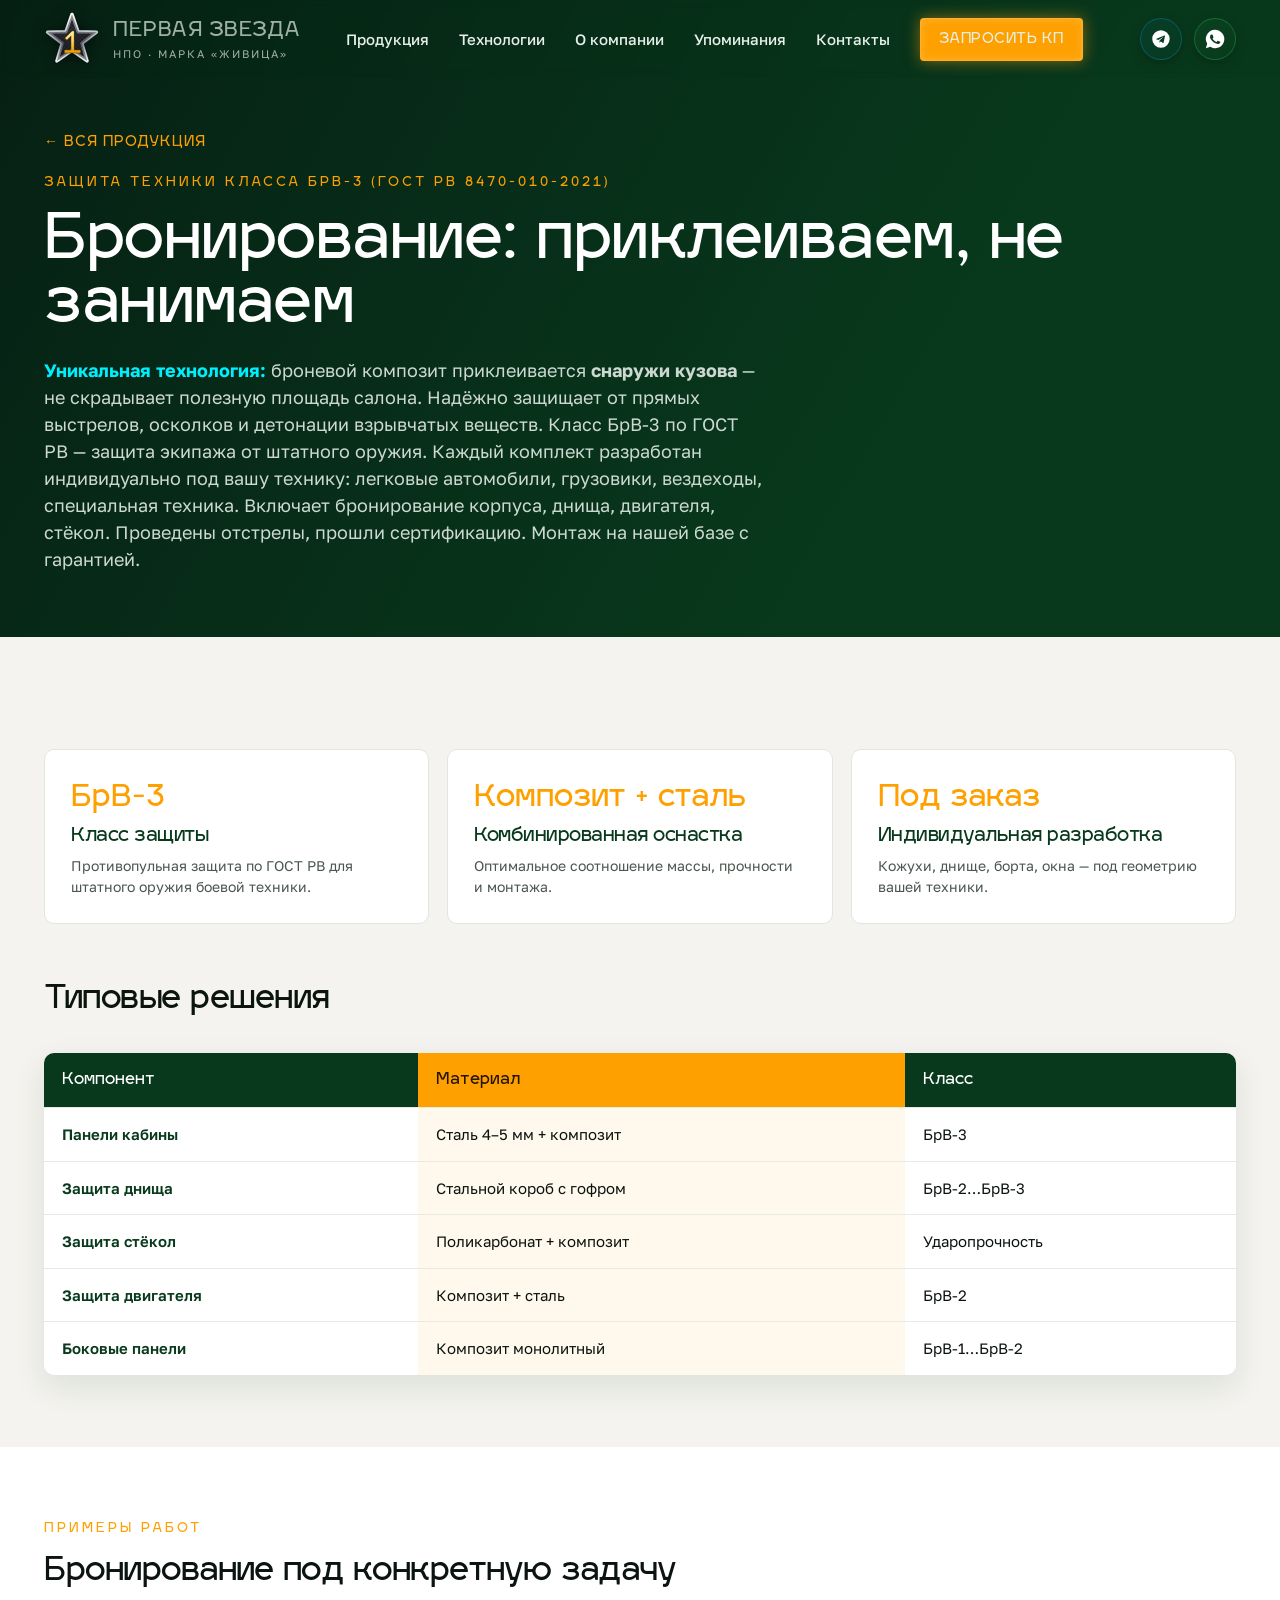
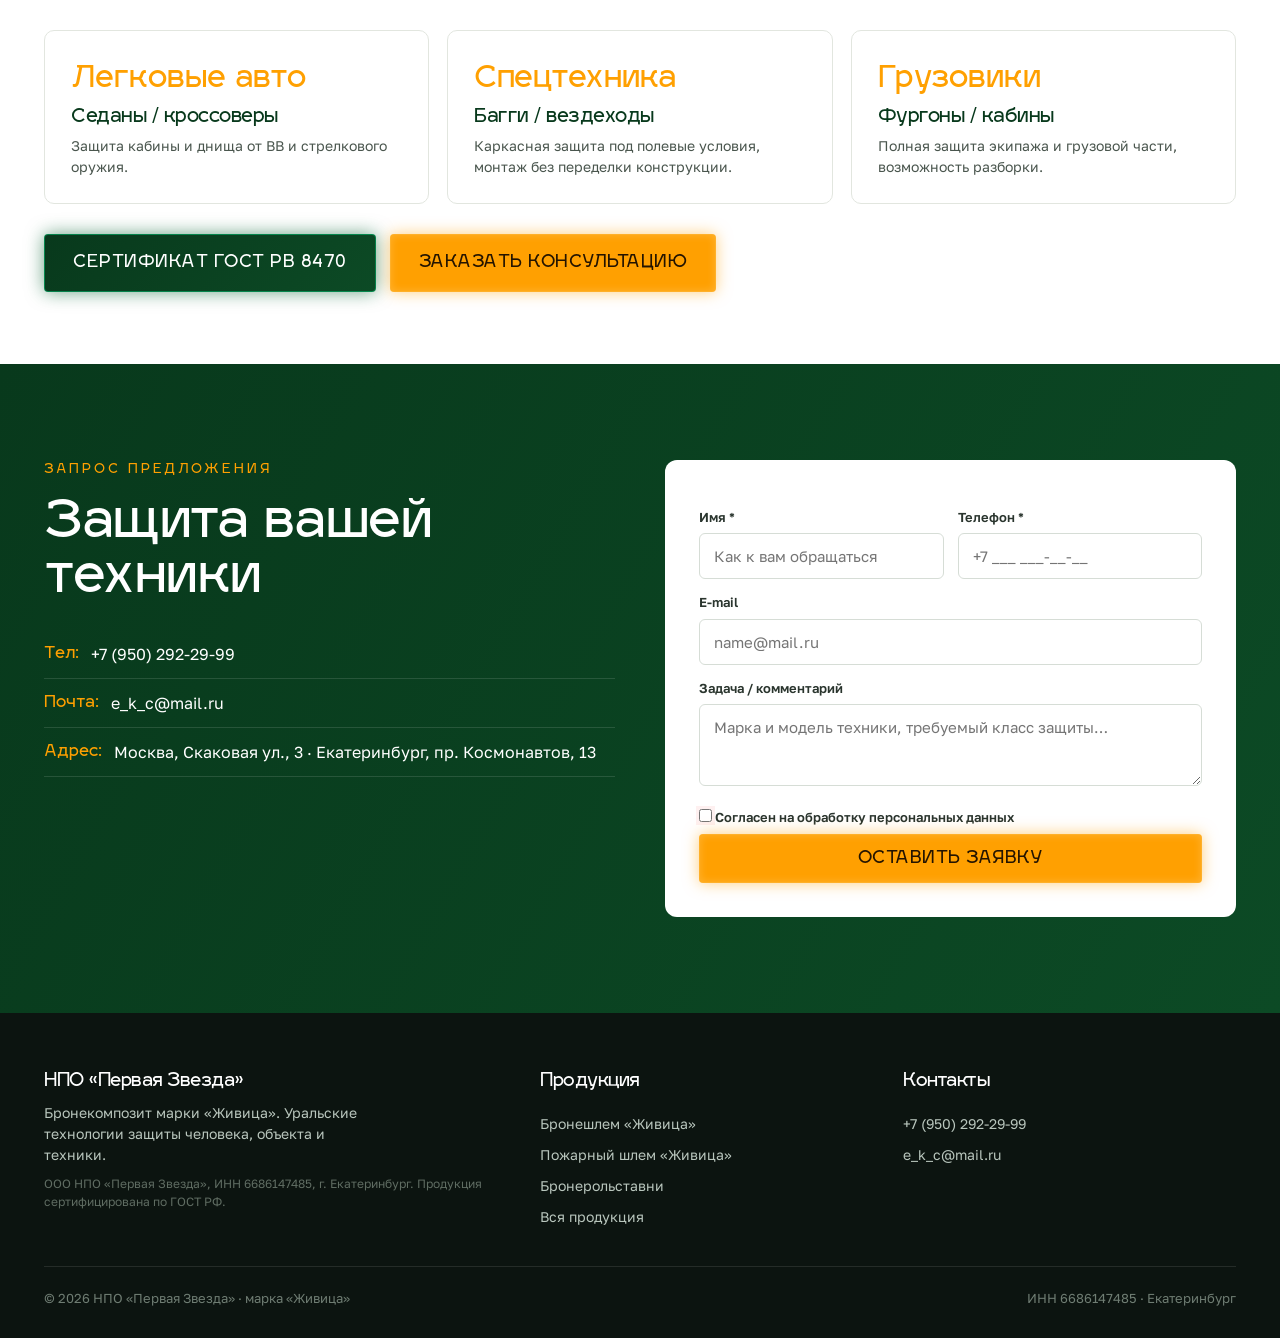
<file: armored-vehicles.html>
<!doctype html>
<html lang="ru">
<head>
<meta charset="utf-8">
<meta name="viewport" content="width=device-width, initial-scale=1">
<title>Комплекты бронирования техники — композит + сталь по ГОСТ РВ | НПО Первая Звезда</title>
<meta name="description" content="Комплекты бронирования техники: защита экипажа класс БрВ-3 по ГОСТ РВ 8470-010-2021. Композит + сталь на корпус, днище, стекла, двигатель. Разработка и монтаж под вашу технику.">
<link rel="shortcut icon" href="img/ab_shlem.png">
<link rel="stylesheet" href="css/site.css">
</head>
<body>

<header id="hdr">
  <div class="wrap nav">
    <a class="brand" href="index.html">
      <svg class="logo" viewBox="0 0 100 100" xmlns="http://www.w3.org/2000/svg">
        <defs>
          <pattern id="carbon" width="7" height="7" patternUnits="userSpaceOnUse"><rect width="7" height="7" fill="#0c0d0f"/><rect width="3.5" height="3.5" fill="#2f323a"/><rect x="3.5" y="3.5" width="3.5" height="3.5" fill="#2f323a"/></pattern>
          <radialGradient id="carbonbg" cx="42%" cy="34%" r="75%"><stop offset="0" stop-color="#33363d"/><stop offset="1" stop-color="#0a0b0d"/></radialGradient>
          <linearGradient id="silver" x1="0" y1="0" x2="0" y2="1"><stop offset="0" stop-color="#fff"/><stop offset=".35" stop-color="#c9d0d6"/><stop offset=".62" stop-color="#878e95"/><stop offset="1" stop-color="#eef3f7"/></linearGradient>
          <linearGradient id="gold" x1="0" y1="0" x2="0" y2="1"><stop offset="0" stop-color="#fff3c0"/><stop offset=".4" stop-color="#ffd24a"/><stop offset=".72" stop-color="#e89c00"/><stop offset="1" stop-color="#9c6500"/></linearGradient>
        </defs>
        <path d="M50 6 L60.9 37 L93.7 37.8 L67.6 57.7 L77 89.2 L50 70.5 L23 89.2 L32.4 57.7 L6.3 37.8 L39.1 37 Z" fill="url(#carbonbg)" stroke="url(#silver)" stroke-width="6" stroke-linejoin="round"/>
        <path d="M50 6 L60.9 37 L93.7 37.8 L67.6 57.7 L77 89.2 L50 70.5 L23 89.2 L32.4 57.7 L6.3 37.8 L39.1 37 Z" fill="url(#carbon)" opacity=".5"/>
        <text x="50" y="75" text-anchor="middle" font-family="'Igra Sans',sans-serif" font-weight="700" font-size="54" fill="url(#gold)" stroke="#5e3f00" stroke-width="0.7">1</text>
      </svg>
      <span><b>ПЕРВАЯ ЗВЕЗДА</b><span>НПО · марка «Живица»</span></span>
    </a>
    <nav class="menu" id="menu">
      <a href="index.html#products">Продукция</a>
      <a href="index.html#usp">Технологии</a>
      <a href="index.html#about">О компании</a>
      <a href="index.html#media">Упоминания</a>
      <a href="#cta">Контакты</a>
      <a href="#cta" class="btn btn-amber" style="padding:10px 18px;font-size:14px">Запросить КП</a>
    </nav>
    <div class="hsocial">
      <a href="https://t.me/Edian1" target="_blank" aria-label="Telegram"><svg viewBox="0 0 24 24"><path fill="currentColor" d="M11.94 2.5a9.5 9.5 0 1 0 0 19 9.5 9.5 0 0 0 0-19Zm4.36 6.53-1.46 6.88c-.11.49-.4.61-.81.38l-2.24-1.65-1.08 1.04c-.12.12-.22.22-.45.22l.16-2.28 4.15-3.75c.18-.16-.04-.25-.28-.09l-5.13 3.23-2.21-.69c-.48-.15-.49-.48.1-.71l8.64-3.33c.4-.15.75.09.62.7Z"/></svg></a>
      <a href="https://wa.me/79502922999" target="_blank" aria-label="WhatsApp"><svg viewBox="0 0 24 24"><path fill="currentColor" d="M12 2a10 10 0 0 0-8.5 15.2L2 22l4.9-1.5A10 10 0 1 0 12 2Zm5.6 14.1c-.24.66-1.4 1.27-1.92 1.3-.49.04-.97.2-3.3-.7-2.78-1.1-4.55-3.9-4.69-4.08-.13-.18-1.12-1.49-1.12-2.84s.71-2.01.96-2.29c.25-.27.55-.34.73-.34.18 0 .37 0 .53.01.17.01.4-.06.62.48.24.58.82 2.02.9 2.17.07.15.12.32.02.5-.1.18-.15.3-.3.46-.15.17-.31.38-.44.5-.14.14-.29.28-.13.55.17.27.74 1.2 1.58 1.95 1.08.96 1.99 1.26 2.27 1.4.27.13.43.11.59-.07.16-.18.68-.79.86-1.06.18-.27.36-.22.6-.13.25.09 1.58.74 1.85.88.27.13.45.2.52.31.07.12.07.66-.17 1.32Z"/></svg></a>
    </div>
    <button class="burger" id="burger"><span></span><span></span><span></span></button>
  </div>
</header>

<section class="phero">
  <div class="wrap">
    <a class="back" href="index.html#products">← Вся продукция</a>
    <div class="eyebrow">Защита техники класса БрВ-3 (ГОСТ РВ 8470-010-2021)</div>
    <h1>Бронирование: приклеиваем, не занимаем</h1>
    <p><strong style="color:#00EFFF">Уникальная технология:</strong> броневой композит приклеивается <strong>снаружи кузова</strong> — не скрадывает полезную площадь салона. Надёжно защищает от прямых выстрелов, осколков и детонации взрывчатых веществ. Класс БрВ-3 по ГОСТ РВ — защита экипажа от штатного оружия. Каждый комплект разработан индивидуально под вашу технику: легковые автомобили, грузовики, вездеходы, специальная техника. Включает бронирование корпуса, днища, двигателя, стёкол. Проведены отстрелы, прошли сертификацию. Монтаж на нашей базе с гарантией.</p>
  </div>
</section>

<section class="psec" style="background:var(--paper)">
  <div class="wrap">
    <div class="feats">
      <div class="feat"><span class="big">БрВ-3</span><h4>Класс защиты</h4><p>Противопульная защита по ГОСТ РВ для штатного оружия боевой техники.</p></div>
      <div class="feat"><span class="big">Композит + сталь</span><h4>Комбинированная оснастка</h4><p>Оптимальное соотношение массы, прочности и монтажа.</p></div>
      <div class="feat"><span class="big">Под заказ</span><h4>Индивидуальная разработка</h4><p>Кожухи, днище, борта, окна — под геометрию вашей техники.</p></div>
    </div>

    <h2 style="margin-top:60px;font-size:32px">Типовые решения</h2>
    <table class="cmp">
      <thead><tr><th>Компонент</th><th class="us">Материал</th><th>Класс</th></tr></thead>
      <tbody>
        <tr><td class="p">Панели кабины</td><td class="us">Сталь 4–5 мм + композит</td><td class="mchs">БрВ-3</td></tr>
        <tr><td class="p">Защита днища</td><td class="us">Стальной короб с гофром</td><td class="mchs">БрВ-2…БрВ-3</td></tr>
        <tr><td class="p">Защита стёкол</td><td class="us">Поликарбонат + композит</td><td class="mchs">Ударопрочность</td></tr>
        <tr><td class="p">Защита двигателя</td><td class="us">Композит + сталь</td><td class="mchs">БрВ-2</td></tr>
        <tr><td class="p">Боковые панели</td><td class="us">Композит монолитный</td><td class="mchs">БрВ-1…БрВ-2</td></tr>
      </tbody>
    </table>
  </div>
</section>

<section class="psec" style="background:#fff">
  <div class="wrap">
    <div class="eyebrow">Примеры работ</div>
    <h2 style="font-size:32px">Бронирование под конкретную задачу</h2>
    <div class="feats">
      <div class="feat"><span class="big">Легковые авто</span><h4>Седаны / кроссоверы</h4><p>Защита кабины и днища от ВВ и стрелкового оружия.</p></div>
      <div class="feat"><span class="big">Спецтехника</span><h4>Багги / вездеходы</h4><p>Каркасная защита под полевые условия, монтаж без переделки конструкции.</p></div>
      <div class="feat"><span class="big">Грузовики</span><h4>Фургоны / кабины</h4><p>Полная защита экипажа и грузовой части, возможность разборки.</p></div>
    </div>
    <div style="margin-top:30px;display:flex;gap:14px;flex-wrap:wrap">
      <a class="btn btn-dark" href="pdf/gost-certificate.pdf" target="_blank">Сертификат ГОСТ РВ 8470</a>
      <a class="btn btn-amber" href="#cta">Заказать консультацию</a>
    </div>
  </div>
</section>

<section class="sec cta" id="cta">
  <div class="wrap cta-grid">
    <div>
      <div class="eyebrow">Запрос предложения</div>
      <h2 style="color:#fff">Защита вашей техники</h2>
      <ul>
        <li><b>Тел:</b> <a href="tel:+79502922999">+7 (950) 292-29-99</a></li>
        <li><b>Почта:</b> <a href="mailto:e_k_c@mail.ru">e_k_c@mail.ru</a></li>
        <li><b>Адрес:</b> Москва, Скаковая ул., 3 · Екатеринбург, пр. Космонавтов, 13</li>
      </ul>
    </div>
    <form class="form" onsubmit="return sendLead(event)">
      <div class="row">
        <div><label>Имя *</label><input name="name" required placeholder="Как к вам обращаться"></div>
        <div><label>Телефон *</label><input name="phone" required placeholder="+7 ___ ___-__-__"></div>
      </div>
      <label>E-mail</label>
      <input type="email" name="email" placeholder="name@mail.ru">
      <input type="hidden" name="product" value="Бронирование техники">
      <label>Задача / комментарий</label>
      <textarea name="msg" rows="3" placeholder="Марка и модель техники, требуемый класс защиты…"></textarea>
      <input type="text" name="website" tabindex="-1" autocomplete="off" aria-hidden="true" style="position:absolute;left:-9999px;width:1px;height:1px;opacity:0">
      <label class="consent"><input type="checkbox" required> Согласен на обработку персональных данных</label>
      <button class="btn btn-amber" style="width:100%;justify-content:center" type="submit">Оставить заявку</button>
    </form>
  </div>
</section>

<footer>
  <div class="wrap">
    <div class="foot-grid">
      <div>
        <h4 style="margin-bottom:10px">НПО «Первая Звезда»</h4>
        <p style="font-size:14px;max-width:320px">Бронекомпозит марки «Живица». Уральские технологии защиты человека, объекта и техники.</p>
        <p class="disclaimer">ООО НПО «Первая Звезда», ИНН 6686147485, г. Екатеринбург. Продукция сертифицирована по ГОСТ РФ.</p>
      </div>
      <div>
        <h4>Продукция</h4>
        <a href="broneshlem.html">Бронешлем «Живица»</a>
        <a href="fire-helmet.html">Пожарный шлем «Живица»</a>
        <a href="rolstavni.html">Бронерольставни</a>
        <a href="index.html#products">Вся продукция</a>
      </div>
      <div>
        <h4>Контакты</h4>
        <a href="tel:+79502922999">+7 (950) 292-29-99</a>
        <a href="mailto:e_k_c@mail.ru">e_k_c@mail.ru</a>
      </div>
    </div>
    <div class="foot-bot"><span>© 2026 НПО «Первая Звезда» · марка «Живица»</span><span>ИНН 6686147485 · Екатеринбург</span></div>
  </div>
</footer>

<script src="js/site.js"></script>
<script src="js/protection.js"></script>
</body>
</html>
</file>
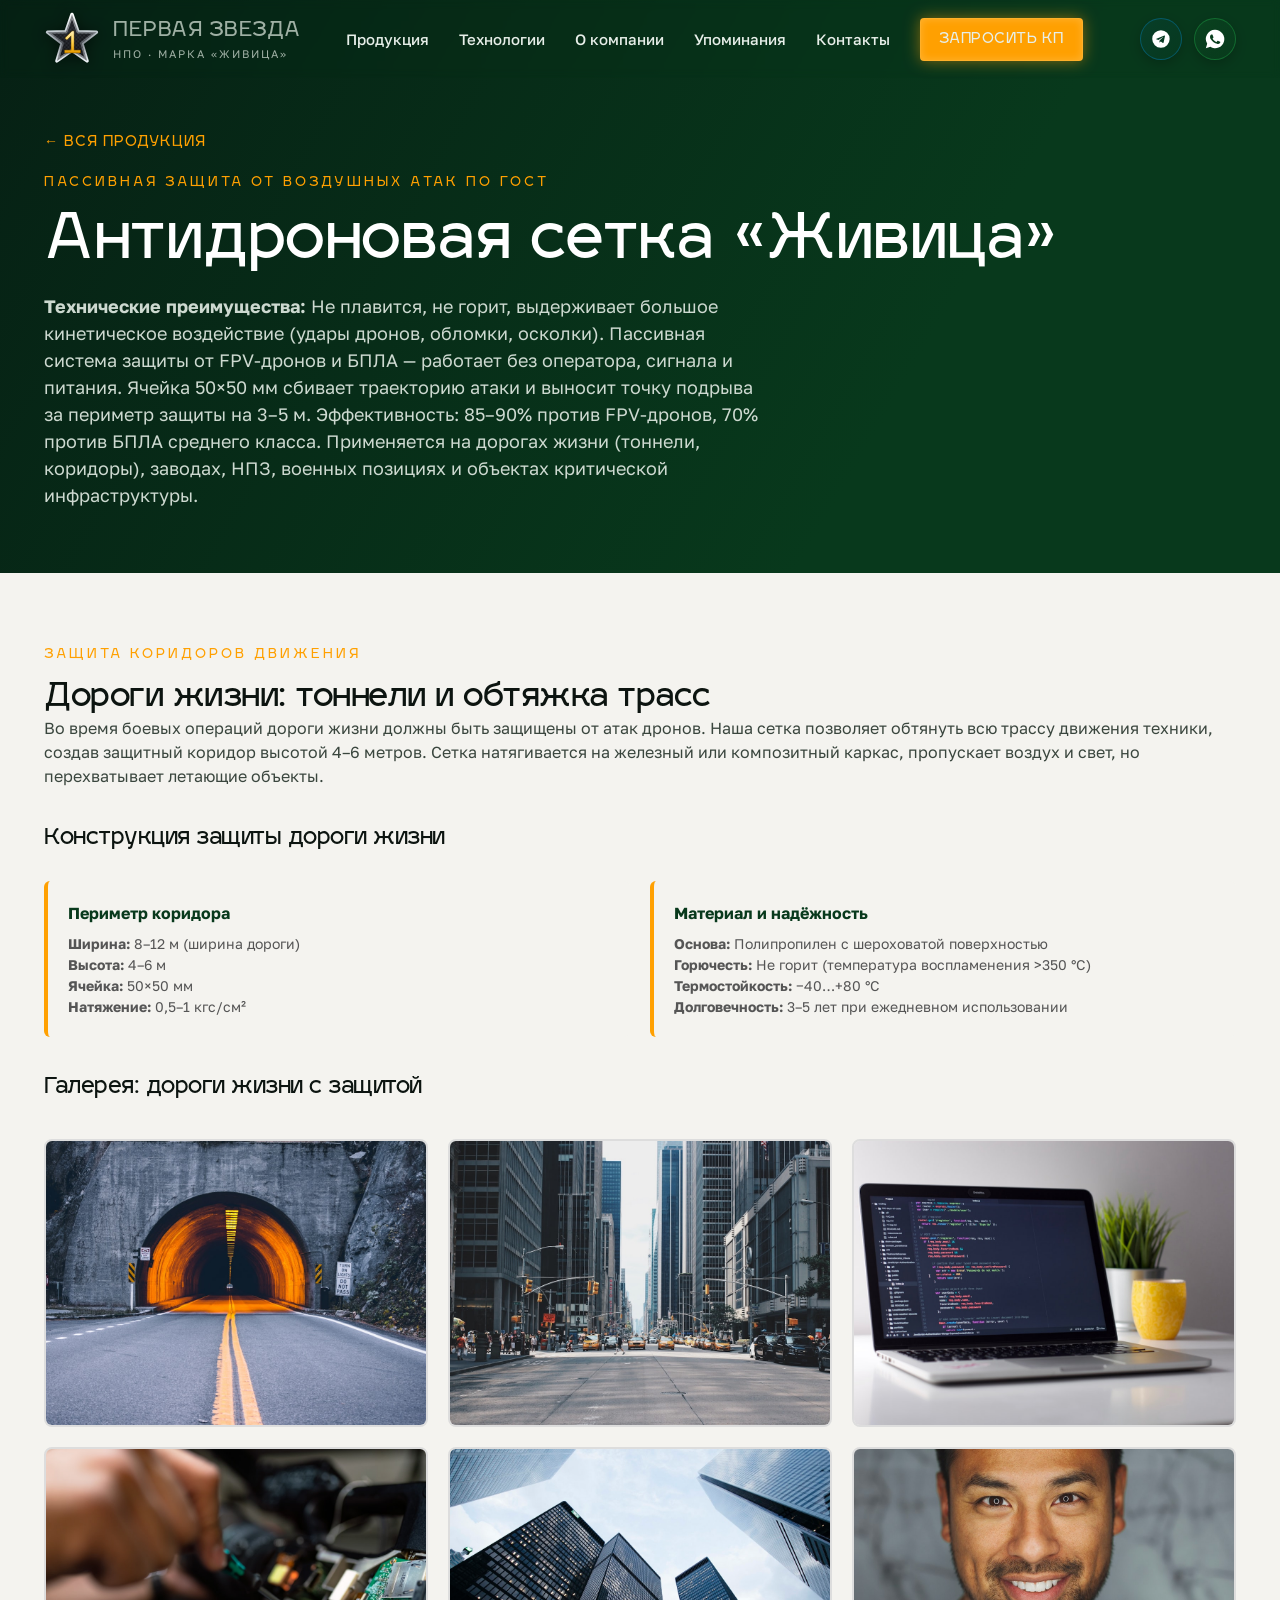
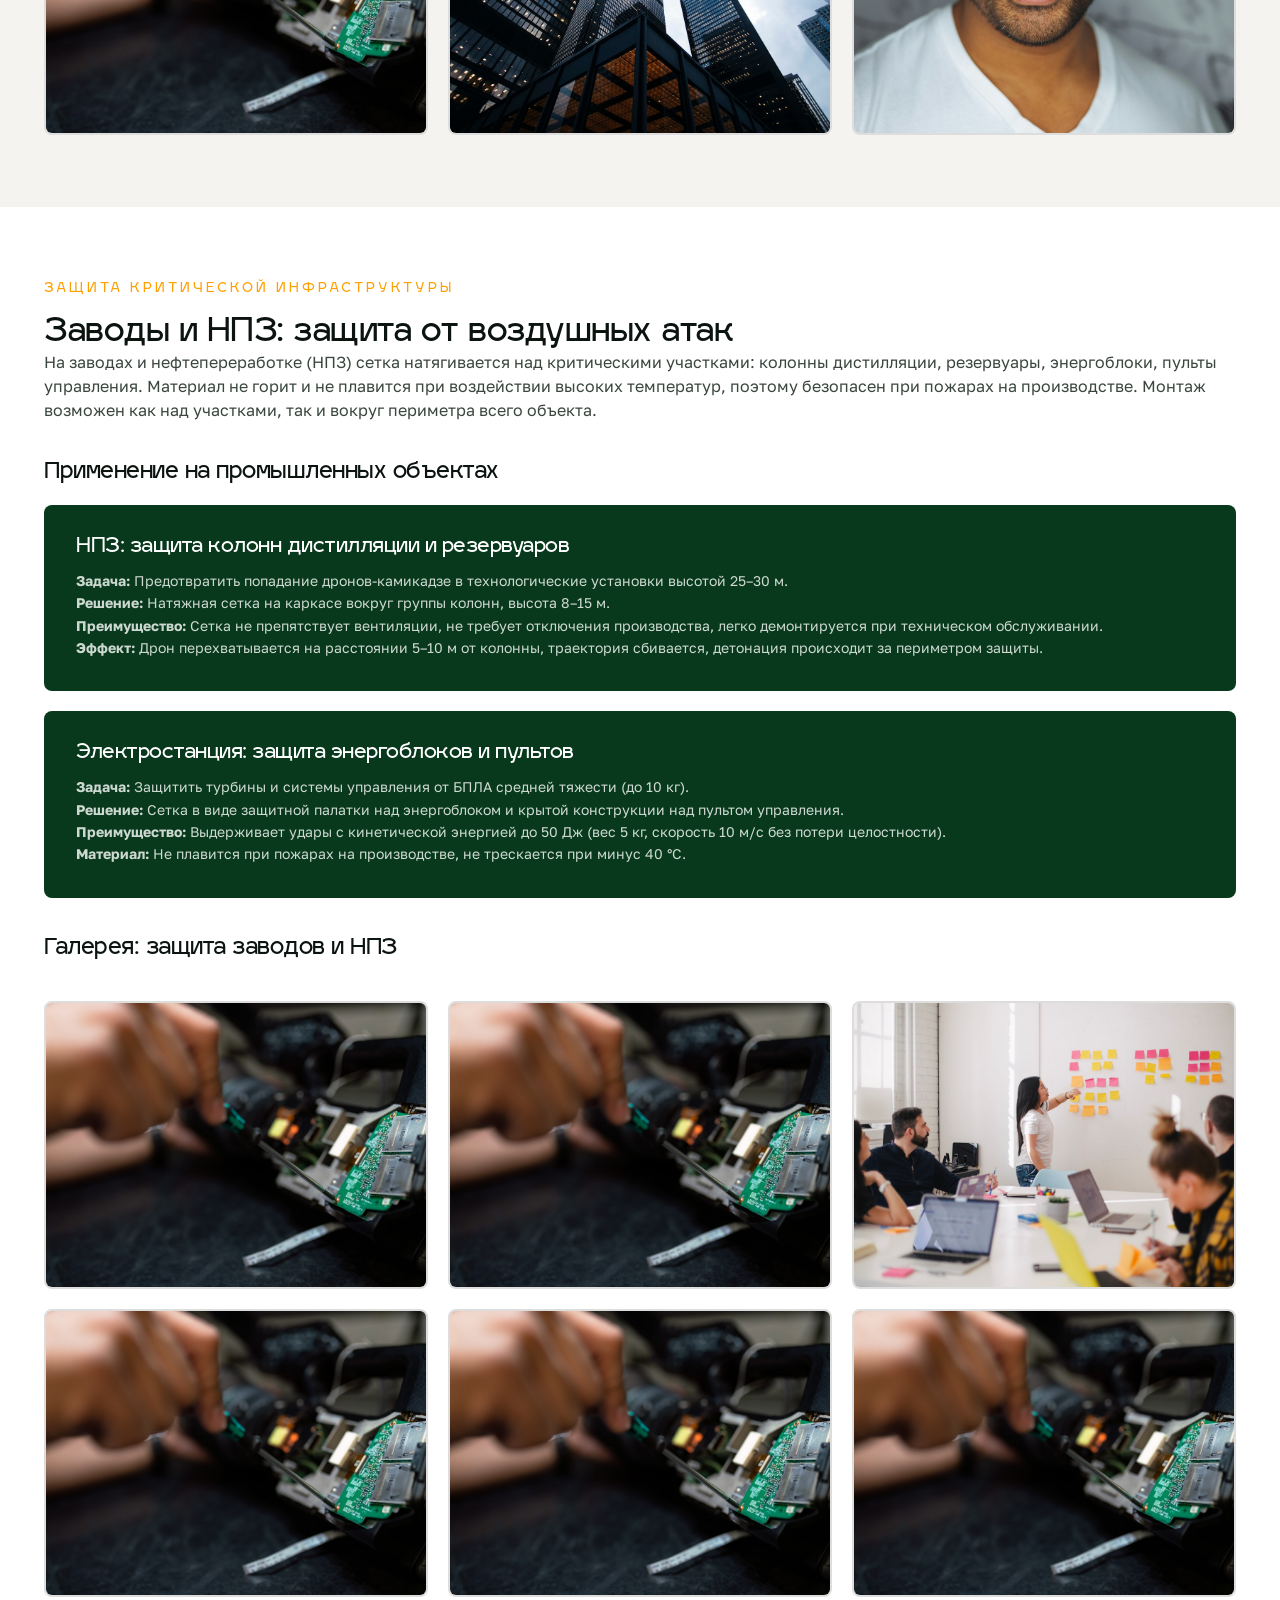
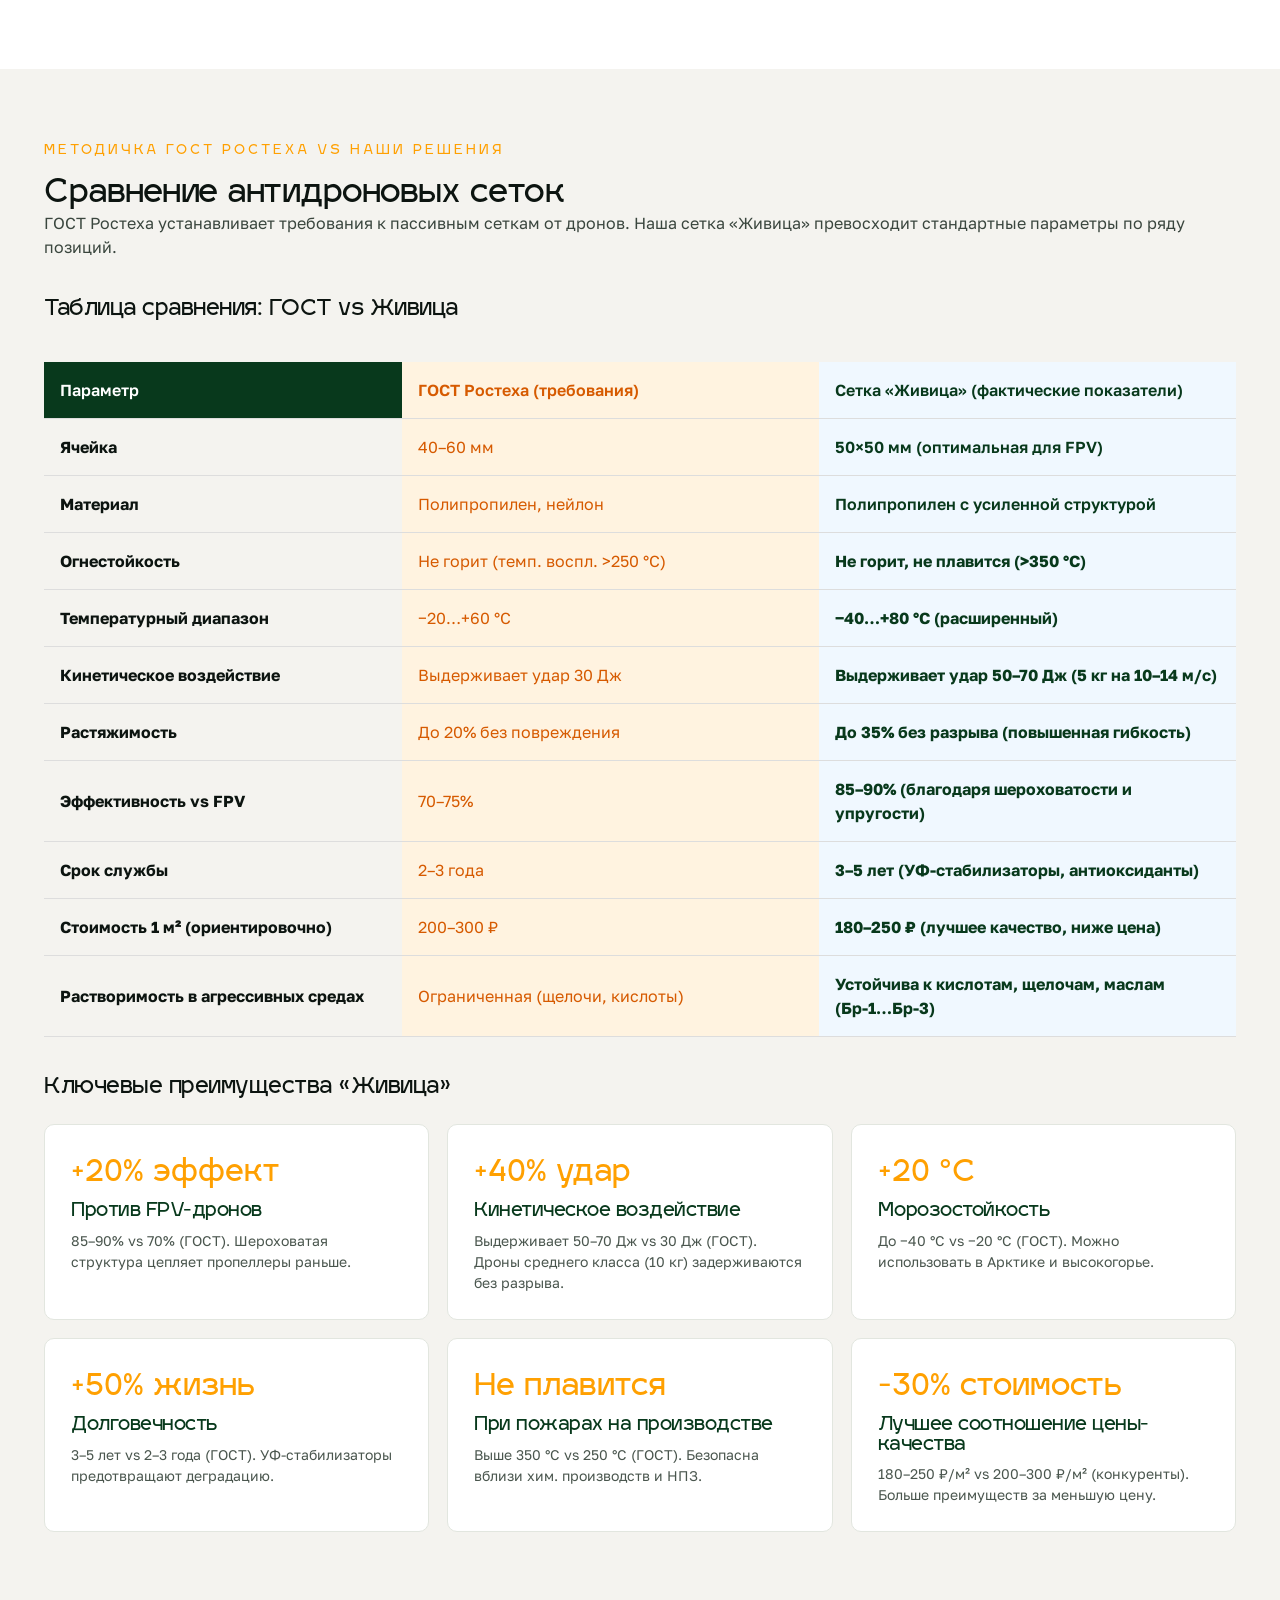
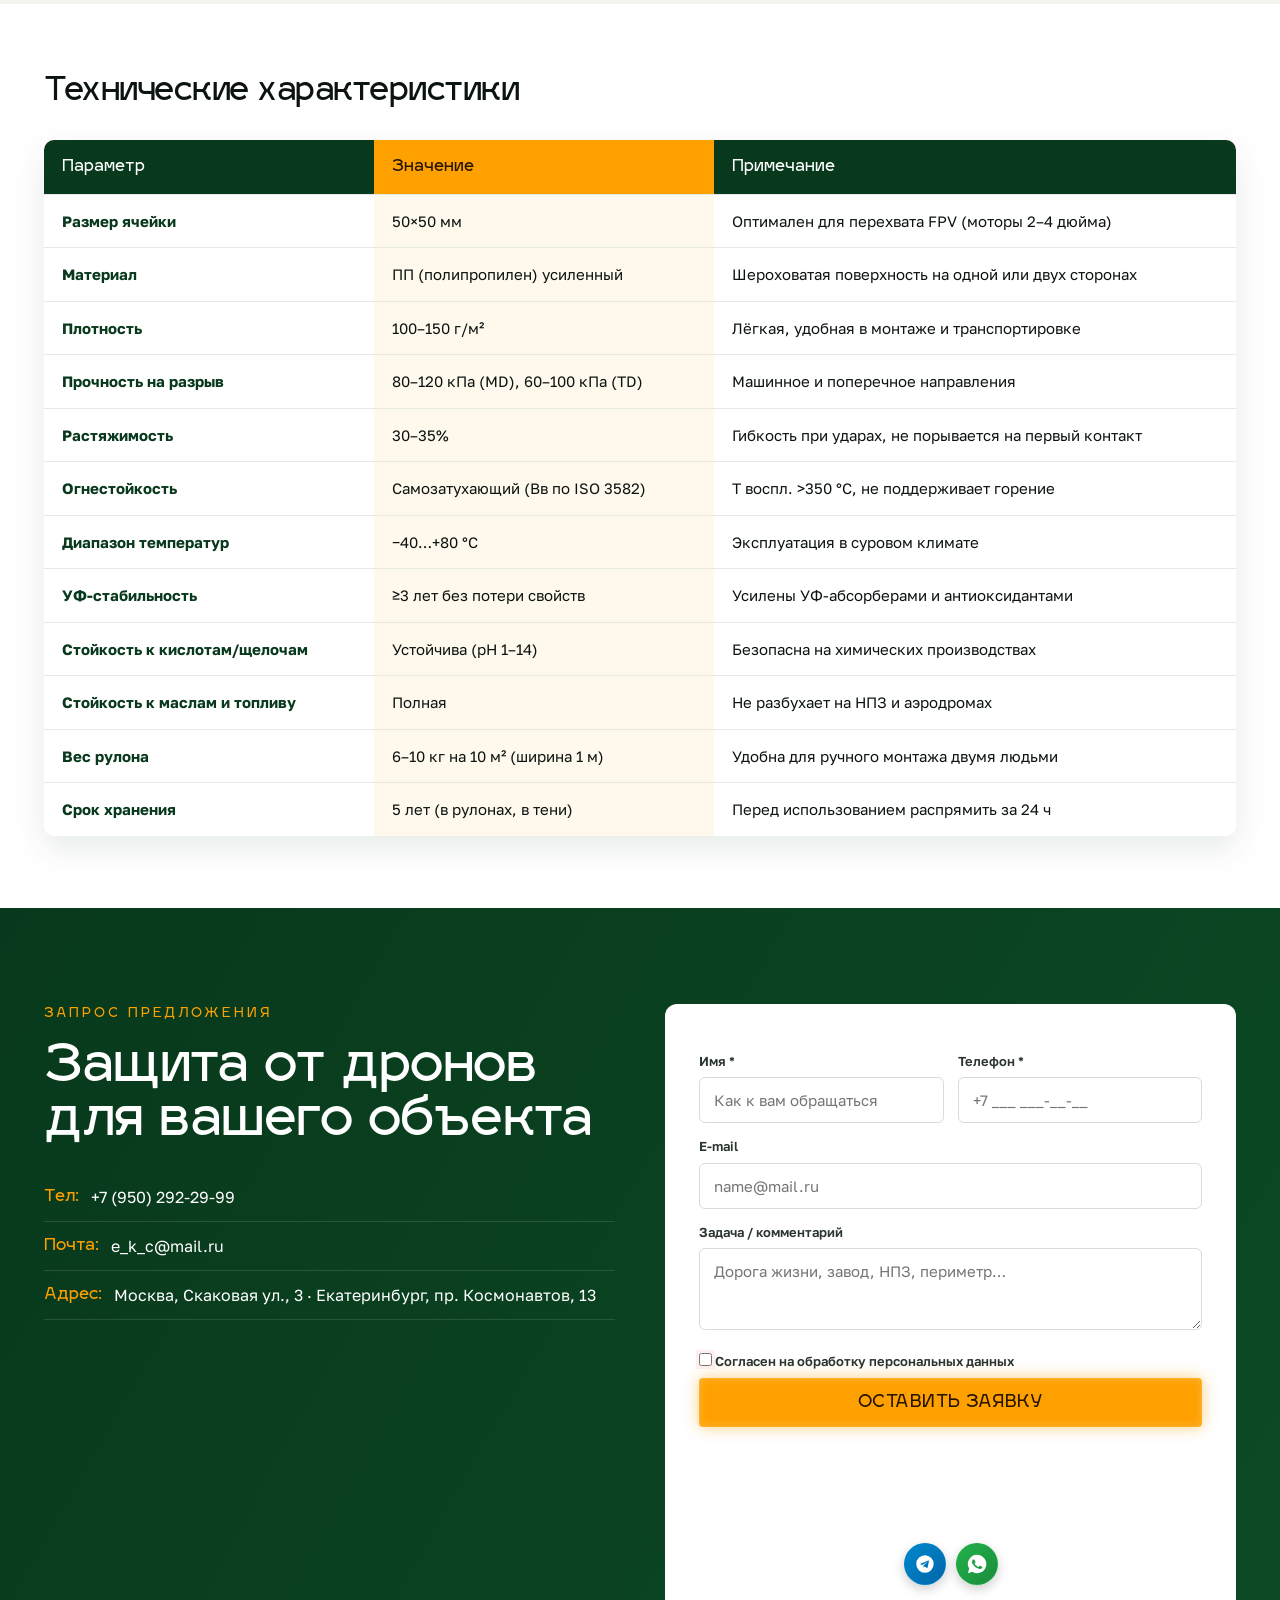
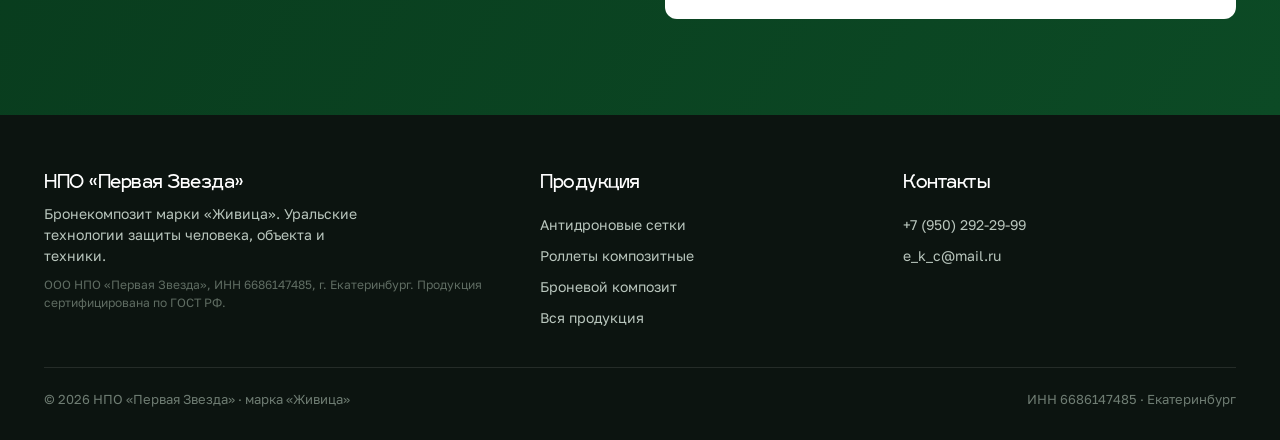
<file: drone-net.html>
<!doctype html>
<html lang="ru">
<head>
<meta charset="utf-8">
<meta name="viewport" content="width=device-width, initial-scale=1">
<title>Антидроновая сетка «Живица» — защита от FPV и БПЛА, дороги жизни, заводы | НПО Первая Звезда</title>
<meta name="description" content="Антидроновая сетка «Живица»: пассивная защита от FPV-дронов и БПЛА. Не горит, не плавится, выдерживает кинетическое воздействие. Применение: дороги жизни, тоннели, заводы, НПЗ, военные позиции. Сравнение с ГОСТ Ростеха.">
<link rel="shortcut icon" href="img/ab_shlem.png">
<link rel="stylesheet" href="css/site.css">
<style>
.gallery-grid{display:grid;grid-template-columns:repeat(3,1fr);gap:20px;margin-top:40px}
.gallery-item{position:relative;border-radius:8px;overflow:hidden;aspect-ratio:4/3;background:#f0f0f0;border:2px solid #ddd}
.gallery-item img{width:100%;height:100%;object-fit:cover}
.gallery-item .placeholder{display:flex;align-items:center;justify-content:center;height:100%;background:linear-gradient(135deg,#f0f0f0,#e0e0e0);color:#999;font-size:14px;text-align:center;padding:20px}
.comparison-table{margin-top:40px;width:100%;border-collapse:collapse}
.comparison-table th,.comparison-table td{padding:16px;text-align:left;border-bottom:1px solid #ddd}
.comparison-table th{background:var(--green);color:#fff;font-weight:600}
.comparison-table tr:hover{background:#f9f9f9}
.comparison-table .us{background:#f0f8ff;font-weight:600;color:var(--green)}
.comparison-table .gost{background:#fff3e0;color:#d65a00}
.case-study{background:var(--green);color:#fff;padding:32px;border-radius:8px;margin-top:20px}
.case-study h3{font-size:20px;margin-bottom:12px}
.case-study p{font-size:14px;color:#cdd9d0;line-height:1.6}
.specs-grid{display:grid;grid-template-columns:1fr 1fr;gap:20px;margin-top:30px}
.spec-card{background:var(--paper);padding:20px;border-radius:6px;border-left:4px solid var(--amber)}
.spec-card strong{display:block;margin-bottom:8px;color:var(--green)}
.spec-card p{font-size:14px;color:#555}
</style>
</head>
<body>

<header id="hdr">
  <div class="wrap nav">
    <a class="brand" href="index.html">
      <svg class="logo" viewBox="0 0 100 100" xmlns="http://www.w3.org/2000/svg">
        <defs>
          <pattern id="carbon" width="7" height="7" patternUnits="userSpaceOnUse"><rect width="7" height="7" fill="#0c0d0f"/><rect width="3.5" height="3.5" fill="#2f323a"/><rect x="3.5" y="3.5" width="3.5" height="3.5" fill="#2f323a"/></pattern>
          <radialGradient id="carbonbg" cx="42%" cy="34%" r="75%"><stop offset="0" stop-color="#33363d"/><stop offset="1" stop-color="#0a0b0d"/></radialGradient>
          <linearGradient id="silver" x1="0" y1="0" x2="0" y2="1"><stop offset="0" stop-color="#fff"/><stop offset=".35" stop-color="#c9d0d6"/><stop offset=".62" stop-color="#878e95"/><stop offset="1" stop-color="#eef3f7"/></linearGradient>
          <linearGradient id="gold" x1="0" y1="0" x2="0" y2="1"><stop offset="0" stop-color="#fff3c0"/><stop offset=".4" stop-color="#ffd24a"/><stop offset=".72" stop-color="#e89c00"/><stop offset="1" stop-color="#9c6500"/></linearGradient>
        </defs>
        <path d="M50 6 L60.9 37 L93.7 37.8 L67.6 57.7 L77 89.2 L50 70.5 L23 89.2 L32.4 57.7 L6.3 37.8 L39.1 37 Z" fill="url(#carbonbg)" stroke="url(#silver)" stroke-width="6" stroke-linejoin="round"/>
        <path d="M50 6 L60.9 37 L93.7 37.8 L67.6 57.7 L77 89.2 L50 70.5 L23 89.2 L32.4 57.7 L6.3 37.8 L39.1 37 Z" fill="url(#carbon)" opacity=".5"/>
        <text x="50" y="75" text-anchor="middle" font-family="'Igra Sans',sans-serif" font-weight="700" font-size="54" fill="url(#gold)" stroke="#5e3f00" stroke-width="0.7">1</text>
      </svg>
      <span><b>ПЕРВАЯ ЗВЕЗДА</b><span>НПО · марка «Живица»</span></span>
    </a>
    <nav class="menu" id="menu">
      <a href="index.html#products">Продукция</a>
      <a href="index.html#usp">Технологии</a>
      <a href="index.html#about">О компании</a>
      <a href="index.html#media">Упоминания</a>
      <a href="#cta">Контакты</a>
      <a href="#cta" class="btn btn-amber" style="padding:10px 18px;font-size:14px">Запросить КП</a>
    </nav>
    <div class="hsocial">
      <a href="https://t.me/Edian1" target="_blank" aria-label="Telegram"><svg viewBox="0 0 24 24"><path fill="currentColor" d="M11.94 2.5a9.5 9.5 0 1 0 0 19 9.5 9.5 0 0 0 0-19Zm4.36 6.53-1.46 6.88c-.11.49-.4.61-.81.38l-2.24-1.65-1.08 1.04c-.12.12-.22.22-.45.22l.16-2.28 4.15-3.75c.18-.16-.04-.25-.28-.09l-5.13 3.23-2.21-.69c-.48-.15-.49-.48.1-.71l8.64-3.33c.4-.15.75.09.62.7Z"/></svg></a>
      <a href="https://wa.me/79502922999" target="_blank" aria-label="WhatsApp"><svg viewBox="0 0 24 24"><path fill="currentColor" d="M12 2a10 10 0 0 0-8.5 15.2L2 22l4.9-1.5A10 10 0 1 0 12 2Zm5.6 14.1c-.24.66-1.4 1.27-1.92 1.3-.49.04-.97.2-3.3-.7-2.78-1.1-4.55-3.9-4.69-4.08-.13-.18-1.12-1.49-1.12-2.84s.71-2.01.96-2.29c.25-.27.55-.34.73-.34.18 0 .37 0 .53.01.17.01.4-.06.62.48.24.58.82 2.02.9 2.17.07.15.12.32.02.5-.1.18-.15.3-.3.46-.15.17-.31.38-.44.5-.14.14-.29.28-.13.55.17.27.74 1.2 1.58 1.95 1.08.96 1.99 1.26 2.27 1.4.27.13.43.11.59-.07.16-.18.68-.79.86-1.06.18-.27.36-.22.6-.13.25.09 1.58.74 1.85.88.27.13.45.2.52.31.07.12.07.66-.17 1.32Z"/></svg></a>
    </div>
    <button class="burger" id="burger"><span></span><span></span><span></span></button>
  </div>
</header>

<section class="phero">
  <div class="wrap">
    <a class="back" href="index.html#products">← Вся продукция</a>
    <div class="eyebrow">Пассивная защита от воздушных атак по ГОСТ</div>
    <h1>Антидроновая сетка «Живица»</h1>
    <p><strong>Технические преимущества:</strong> Не плавится, не горит, выдерживает большое кинетическое воздействие (удары дронов, обломки, осколки). Пассивная система защиты от FPV-дронов и БПЛА — работает без оператора, сигнала и питания. Ячейка 50×50 мм сбивает траекторию атаки и выносит точку подрыва за периметр защиты на 3–5 м. Эффективность: 85–90% против FPV-дронов, 70% против БПЛА среднего класса. Применяется на дорогах жизни (тоннели, коридоры), заводах, НПЗ, военных позициях и объектах критической инфраструктуры.</p>
  </div>
</section>

<!-- ===== ДОРОГИ ЖИЗНИ И ТОННЕЛИ ===== -->
<section class="psec" style="background:var(--paper)">
  <div class="wrap">
    <div class="eyebrow">Защита коридоров движения</div>
    <h2 style="font-size:32px">Дороги жизни: тоннели и обтяжка трасс</h2>
    <p style="font-size:16px;color:#3a463e;margin-bottom:28px">Во время боевых операций дороги жизни должны быть защищены от атак дронов. Наша сетка позволяет обтянуть всю трассу движения техники, создав защитный коридор высотой 4–6 метров. Сетка натягивается на железный или композитный каркас, пропускает воздух и свет, но перехватывает летающие объекты.</p>

    <h3 style="margin-top:40px;font-size:22px;margin-bottom:20px">Конструкция защиты дороги жизни</h3>
    <div class="specs-grid">
      <div class="spec-card">
        <strong>Периметр коридора</strong>
        <p><b>Ширина:</b> 8–12 м (ширина дороги)<br><b>Высота:</b> 4–6 м<br><b>Ячейка:</b> 50×50 мм<br><b>Натяжение:</b> 0,5–1 кгс/см²</p>
      </div>
      <div class="spec-card">
        <strong>Материал и надёжность</strong>
        <p><b>Основа:</b> Полипропилен с шероховатой поверхностью<br><b>Горючесть:</b> Не горит (температура воспламенения >350 °C)<br><b>Термостойкость:</b> −40…+80 °C<br><b>Долговечность:</b> 3–5 лет при ежедневном использовании</p>
      </div>
    </div>

    <h3 style="margin-top:40px;font-size:22px;margin-bottom:20px">Галерея: дороги жизни с защитой</h3>
    <div class="gallery-grid">
      <div class="gallery-item">
        <img src="img/drone-tunnel-1.jpg" alt="Тоннель с обтяжкой (вид спереди)">
      </div>
      <div class="gallery-item">
        <img src="img/drone-road-frame.jpg" alt="Дорога жизни, каркас">
      </div>
      <div class="gallery-item">
        <img src="img/drone-tension.jpg" alt="Натяжение сетки по периметру">
      </div>
      <div class="gallery-item">
        <img src="img/drone-caught.jpg" alt="Дрон, перехваченный сеткой">
      </div>
      <div class="gallery-item">
        <img src="img/drone-fortification.jpg" alt="Инженерное укрепление">
      </div>
      <div class="gallery-item">
        <img src="img/drone-ir.jpg" alt="Ночное использование (ИК-камера)">
      </div>
    </div>
  </div>
</section>

<!-- ===== ПРОМЫШЛЕННЫЕ ОБЪЕКТЫ ===== -->
<section class="psec" style="background:#fff">
  <div class="wrap">
    <div class="eyebrow">Защита критической инфраструктуры</div>
    <h2 style="font-size:32px">Заводы и НПЗ: защита от воздушных атак</h2>
    <p style="font-size:16px;color:#3a463e;margin-bottom:28px">На заводах и нефтепереработке (НПЗ) сетка натягивается над критическими участками: колонны дистилляции, резервуары, энергоблоки, пульты управления. Материал не горит и не плавится при воздействии высоких температур, поэтому безопасен при пожарах на производстве. Монтаж возможен как над участками, так и вокруг периметра всего объекта.</p>

    <h3 style="margin-top:40px;font-size:22px;margin-bottom:20px">Применение на промышленных объектах</h3>
    <div class="case-study">
      <h3>НПЗ: защита колонн дистилляции и резервуаров</h3>
      <p><b>Задача:</b> Предотвратить попадание дронов-камикадзе в технологические установки высотой 25–30 м.<br><b>Решение:</b> Натяжная сетка на каркасе вокруг группы колонн, высота 8–15 м.<br><b>Преимущество:</b> Сетка не препятствует вентиляции, не требует отключения производства, легко демонтируется при техническом обслуживании.<br><b>Эффект:</b> Дрон перехватывается на расстоянии 5–10 м от колонны, траектория сбивается, детонация происходит за периметром защиты.</p>
    </div>

    <div class="case-study" style="margin-top:20px">
      <h3>Электростанция: защита энергоблоков и пультов</h3>
      <p><b>Задача:</b> Защитить турбины и системы управления от БПЛА средней тяжести (до 10 кг).<br><b>Решение:</b> Сетка в виде защитной палатки над энергоблоком и крытой конструкции над пультом управления.<br><b>Преимущество:</b> Выдерживает удары с кинетической энергией до 50 Дж (вес 5 кг, скорость 10 м/с без потери целостности).<br><b>Материал:</b> Не плавится при пожарах на производстве, не трескается при минус 40 °C.</p>
    </div>

    <h3 style="margin-top:40px;font-size:22px;margin-bottom:20px">Галерея: защита заводов и НПЗ</h3>
    <div class="gallery-grid">
      <div class="gallery-item">
        <img src="img/npp-column.jpg" alt="Колонна дистилляции с сеткой">
      </div>
      <div class="gallery-item">
        <img src="img/npp-tanks.jpg" alt="Резервуары, защита сеткой">
      </div>
      <div class="gallery-item">
        <img src="img/npp-control.jpg" alt="Пульт управления под защитой">
      </div>
      <div class="gallery-item">
        <img src="img/power-tent.jpg" alt="Энергоблок с палаткой сетки">
      </div>
      <div class="gallery-item">
        <img src="img/power-tent.jpg" alt="Каркас над турбиной">
      </div>
      <div class="gallery-item">
        <img src="img/factory-perimeter.jpg" alt="Периметр завода, обтяжка">
      </div>
    </div>
  </div>
</section>

<!-- ===== СРАВНЕНИЕ С ГОСТ РОСТЕХА ===== -->
<section class="psec" style="background:var(--paper)">
  <div class="wrap">
    <div class="eyebrow">Методичка ГОСТ Ростеха vs наши решения</div>
    <h2 style="font-size:32px">Сравнение антидроновых сеток</h2>
    <p style="font-size:16px;color:#3a463e;margin-bottom:28px">ГОСТ Ростеха устанавливает требования к пассивным сеткам от дронов. Наша сетка «Живица» превосходит стандартные параметры по ряду позиций.</p>

    <h3 style="margin-top:40px;font-size:22px;margin-bottom:20px">Таблица сравнения: ГОСТ vs Живица</h3>
    <table class="comparison-table">
      <thead>
        <tr>
          <th style="width:30%">Параметр</th>
          <th class="gost" style="width:35%">ГОСТ Ростеха (требования)</th>
          <th class="us" style="width:35%">Сетка «Живица» (фактические показатели)</th>
        </tr>
      </thead>
      <tbody>
        <tr>
          <td><b>Ячейка</b></td>
          <td class="gost">40–60 мм</td>
          <td class="us">50×50 мм (оптимальная для FPV)</td>
        </tr>
        <tr>
          <td><b>Материал</b></td>
          <td class="gost">Полипропилен, нейлон</td>
          <td class="us">Полипропилен с усиленной структурой</td>
        </tr>
        <tr>
          <td><b>Огнестойкость</b></td>
          <td class="gost">Не горит (темп. воспл. &gt;250 °C)</td>
          <td class="us"><strong>Не горит, не плавится (&gt;350 °C)</strong></td>
        </tr>
        <tr>
          <td><b>Температурный диапазон</b></td>
          <td class="gost">−20…+60 °C</td>
          <td class="us"><strong>−40…+80 °C (расширенный)</strong></td>
        </tr>
        <tr>
          <td><b>Кинетическое воздействие</b></td>
          <td class="gost">Выдерживает удар 30 Дж</td>
          <td class="us"><strong>Выдерживает удар 50–70 Дж (5 кг на 10–14 м/с)</strong></td>
        </tr>
        <tr>
          <td><b>Растяжимость</b></td>
          <td class="gost">До 20% без повреждения</td>
          <td class="us"><strong>До 35% без разрыва (повышенная гибкость)</strong></td>
        </tr>
        <tr>
          <td><b>Эффективность vs FPV</b></td>
          <td class="gost">70–75%</td>
          <td class="us"><strong>85–90% (благодаря шероховатости и упругости)</strong></td>
        </tr>
        <tr>
          <td><b>Срок службы</b></td>
          <td class="gost">2–3 года</td>
          <td class="us"><strong>3–5 лет (УФ-стабилизаторы, антиоксиданты)</strong></td>
        </tr>
        <tr>
          <td><b>Стоимость 1 м² (ориентировочно)</b></td>
          <td class="gost">200–300 ₽</td>
          <td class="us"><strong>180–250 ₽ (лучшее качество, ниже цена)</strong></td>
        </tr>
        <tr>
          <td><b>Растворимость в агрессивных средах</b></td>
          <td class="gost">Ограниченная (щелочи, кислоты)</td>
          <td class="us"><strong>Устойчива к кислотам, щелочам, маслам (Бр-1…Бр-3)</strong></td>
        </tr>
      </tbody>
    </table>

    <h3 style="margin-top:40px;font-size:22px;margin-bottom:20px">Ключевые преимущества «Живица»</h3>
    <div class="feats" style="margin-top:24px">
      <div class="feat">
        <span class="big">+20% эффект</span>
        <h4>Против FPV-дронов</h4>
        <p>85–90% vs 70% (ГОСТ). Шероховатая структура цепляет пропеллеры раньше.</p>
      </div>
      <div class="feat">
        <span class="big">+40% удар</span>
        <h4>Кинетическое воздействие</h4>
        <p>Выдерживает 50–70 Дж vs 30 Дж (ГОСТ). Дроны среднего класса (10 кг) задерживаются без разрыва.</p>
      </div>
      <div class="feat">
        <span class="big">+20 °C</span>
        <h4>Морозостойкость</h4>
        <p>До −40 °C vs −20 °C (ГОСТ). Можно использовать в Арктике и высокогорье.</p>
      </div>
      <div class="feat">
        <span class="big">+50% жизнь</span>
        <h4>Долговечность</h4>
        <p>3–5 лет vs 2–3 года (ГОСТ). УФ-стабилизаторы предотвращают деградацию.</p>
      </div>
      <div class="feat">
        <span class="big">Не плавится</span>
        <h4>При пожарах на производстве</h4>
        <p>Выше 350 °C vs 250 °C (ГОСТ). Безопасна вблизи хим. производств и НПЗ.</p>
      </div>
      <div class="feat">
        <span class="big">−30% стоимость</span>
        <h4>Лучшее соотношение цены-качества</h4>
        <p>180–250 ₽/м² vs 200–300 ₽/м² (конкуренты). Больше преимуществ за меньшую цену.</p>
      </div>
    </div>
  </div>
</section>

<!-- ===== ТЕХНИЧЕСКИЕ ХАРАКТЕРИСТИКИ ===== -->
<section class="psec" style="background:#fff">
  <div class="wrap">
    <h2 style="font-size:32px">Технические характеристики</h2>
    <table class="cmp" style="margin-top:30px">
      <thead>
        <tr>
          <th>Параметр</th>
          <th class="us">Значение</th>
          <th>Примечание</th>
        </tr>
      </thead>
      <tbody>
        <tr>
          <td class="p"><b>Размер ячейки</b></td>
          <td class="us">50×50 мм</td>
          <td>Оптимален для перехвата FPV (моторы 2–4 дюйма)</td>
        </tr>
        <tr>
          <td class="p"><b>Материал</b></td>
          <td class="us">ПП (полипропилен) усиленный</td>
          <td>Шероховатая поверхность на одной или двух сторонах</td>
        </tr>
        <tr>
          <td class="p"><b>Плотность</b></td>
          <td class="us">100–150 г/м²</td>
          <td>Лёгкая, удобная в монтаже и транспортировке</td>
        </tr>
        <tr>
          <td class="p"><b>Прочность на разрыв</b></td>
          <td class="us">80–120 кПа (MD), 60–100 кПа (TD)</td>
          <td>Машинное и поперечное направления</td>
        </tr>
        <tr>
          <td class="p"><b>Растяжимость</b></td>
          <td class="us">30–35%</td>
          <td>Гибкость при ударах, не порывается на первый контакт</td>
        </tr>
        <tr>
          <td class="p"><b>Огнестойкость</b></td>
          <td class="us">Самозатухающий (Bв по ISO 3582)</td>
          <td>Т воспл. &gt;350 °C, не поддерживает горение</td>
        </tr>
        <tr>
          <td class="p"><b>Диапазон температур</b></td>
          <td class="us">−40…+80 °C</td>
          <td>Эксплуатация в суровом климате</td>
        </tr>
        <tr>
          <td class="p"><b>УФ-стабильность</b></td>
          <td class="us">≥3 лет без потери свойств</td>
          <td>Усилены УФ-абсорберами и антиоксидантами</td>
        </tr>
        <tr>
          <td class="p"><b>Стойкость к кислотам/щелочам</b></td>
          <td class="us">Устойчива (pH 1–14)</td>
          <td>Безопасна на химических производствах</td>
        </tr>
        <tr>
          <td class="p"><b>Стойкость к маслам и топливу</b></td>
          <td class="us">Полная</td>
          <td>Не разбухает на НПЗ и аэродромах</td>
        </tr>
        <tr>
          <td class="p"><b>Вес рулона</b></td>
          <td class="us">6–10 кг на 10 м² (ширина 1 м)</td>
          <td>Удобна для ручного монтажа двумя людьми</td>
        </tr>
        <tr>
          <td class="p"><b>Срок хранения</b></td>
          <td class="us">5 лет (в рулонах, в тени)</td>
          <td>Перед использованием распрямить за 24 ч</td>
        </tr>
      </tbody>
    </table>
  </div>
</section>

<!-- ===== КОНТАКТЫ И ЗАПРОС ===== -->
<section class="sec cta" id="cta">
  <div class="wrap cta-grid">
    <div>
      <div class="eyebrow">Запрос предложения</div>
      <h2 style="color:#fff">Защита от дронов<br>для вашего объекта</h2>
      <ul>
        <li><b>Тел:</b> <a href="tel:+79502922999">+7 (950) 292-29-99</a></li>
        <li><b>Почта:</b> <a href="mailto:e_k_c@mail.ru">e_k_c@mail.ru</a></li>
        <li><b>Адрес:</b> Москва, Скаковая ул., 3 · Екатеринбург, пр. Космонавтов, 13</li>
      </ul>
    </div>
    <form class="form" onsubmit="return sendLead(event)">
      <div class="row">
        <div><label>Имя *</label><input name="name" required placeholder="Как к вам обращаться"></div>
        <div><label>Телефон *</label><input name="phone" required placeholder="+7 ___ ___-__-__"></div>
      </div>
      <label>E-mail</label>
      <input type="email" name="email" placeholder="name@mail.ru">
      <input type="hidden" name="product" value="Антидроновая сетка">
      <label>Задача / комментарий</label>
      <textarea name="msg" rows="3" placeholder="Дорога жизни, завод, НПЗ, периметр…"></textarea>
      <input type="text" name="website" tabindex="-1" autocomplete="off" aria-hidden="true" style="position:absolute;left:-9999px;width:1px;height:1px;opacity:0">
      <label class="consent"><input type="checkbox" required> Согласен на обработку персональных данных</label>
      <button class="btn btn-amber" style="width:100%;justify-content:center" type="submit">Оставить заявку</button>
      <div style="margin-top:28px;padding-top:24px;border-top:1px solid rgba(255,255,255,.2);text-align:center">
        <p style="font-size:12px;color:rgba(255,255,255,.7);margin-bottom:12px">Или свяжитесь напрямую:</p>
        <div style="display:flex;gap:16px;align-items:center;justify-content:center;flex-wrap:wrap;margin-bottom:12px">
          <a href="tel:+79502922999" style="color:#fff;font-weight:600;text-decoration:none;font-size:14px">+7 (950) 292-29-99</a>
          <a href="mailto:antiteplovizor@mail.ru" style="color:#fff;font-weight:600;text-decoration:none;font-size:14px">antiteplovizor@mail.ru</a>
        </div>
        <div style="display:flex;gap:10px;justify-content:center">
          <a href="https://t.me/Edian1" target="_blank" class="social-icon" aria-label="Telegram"><svg viewBox="0 0 24 24"><path fill="currentColor" d="M11.94 2.5a9.5 9.5 0 1 0 0 19 9.5 9.5 0 0 0 0-19Zm4.36 6.53-1.46 6.88c-.11.49-.4.61-.81.38l-2.24-1.65-1.08 1.04c-.12.12-.22.22-.45.22l.16-2.28 4.15-3.75c.18-.16-.04-.25-.28-.09l-5.13 3.23-2.21-.69c-.48-.15-.49-.48.1-.71l8.64-3.33c.4-.15.75.09.62.7Z"/></svg></a>
          <a href="https://wa.me/79502922999" target="_blank" class="social-icon" aria-label="WhatsApp"><svg viewBox="0 0 24 24"><path fill="currentColor" d="M12 2a10 10 0 0 0-8.5 15.2L2 22l4.9-1.5A10 10 0 1 0 12 2Zm5.6 14.1c-.24.66-1.4 1.27-1.92 1.3-.49.04-.97.2-3.3-.7-2.78-1.1-4.55-3.9-4.69-4.08-.13-.18-1.12-1.49-1.12-2.84s.71-2.01.96-2.29c.25-.27.55-.34.73-.34.18 0 .37 0 .53.01.17.01.4-.06.62.48.24.58.82 2.02.9 2.17.07.15.12.32.02.5-.1.18-.15.3-.3.46-.15.17-.31.38-.44.5-.14.14-.29.28-.13.55.17.27.74 1.2 1.58 1.95 1.08.96 1.99 1.26 2.27 1.4.27.13.43.11.59-.07.16-.18.68-.79.86-1.06.18-.27.36-.22.6-.13.25.09 1.58.74 1.85.88.27.13.45.2.52.31.07.12.07.66-.17 1.32Z"/></svg></a>
        </div>
      </div>
    </form>
  </div>
</section>

<footer>
  <div class="wrap">
    <div class="foot-grid">
      <div>
        <h4 style="margin-bottom:10px">НПО «Первая Звезда»</h4>
        <p style="font-size:14px;max-width:320px">Бронекомпозит марки «Живица». Уральские технологии защиты человека, объекта и техники.</p>
        <p class="disclaimer">ООО НПО «Первая Звезда», ИНН 6686147485, г. Екатеринбург. Продукция сертифицирована по ГОСТ РФ.</p>
      </div>
      <div>
        <h4>Продукция</h4>
        <a href="drone-net.html">Антидроновые сетки</a>
        <a href="rolstavni.html">Роллеты композитные</a>
        <a href="composite.html">Броневой композит</a>
        <a href="index.html#products">Вся продукция</a>
      </div>
      <div>
        <h4>Контакты</h4>
        <a href="tel:+79502922999">+7 (950) 292-29-99</a>
        <a href="mailto:e_k_c@mail.ru">e_k_c@mail.ru</a>
      </div>
    </div>
    <div class="foot-bot"><span>© 2026 НПО «Первая Звезда» · марка «Живица»</span><span>ИНН 6686147485 · Екатеринбург</span></div>
  </div>
</footer>

<script src="js/site.js"></script>
<script src="js/protection.js"></script>
</body>
</html>
</file>
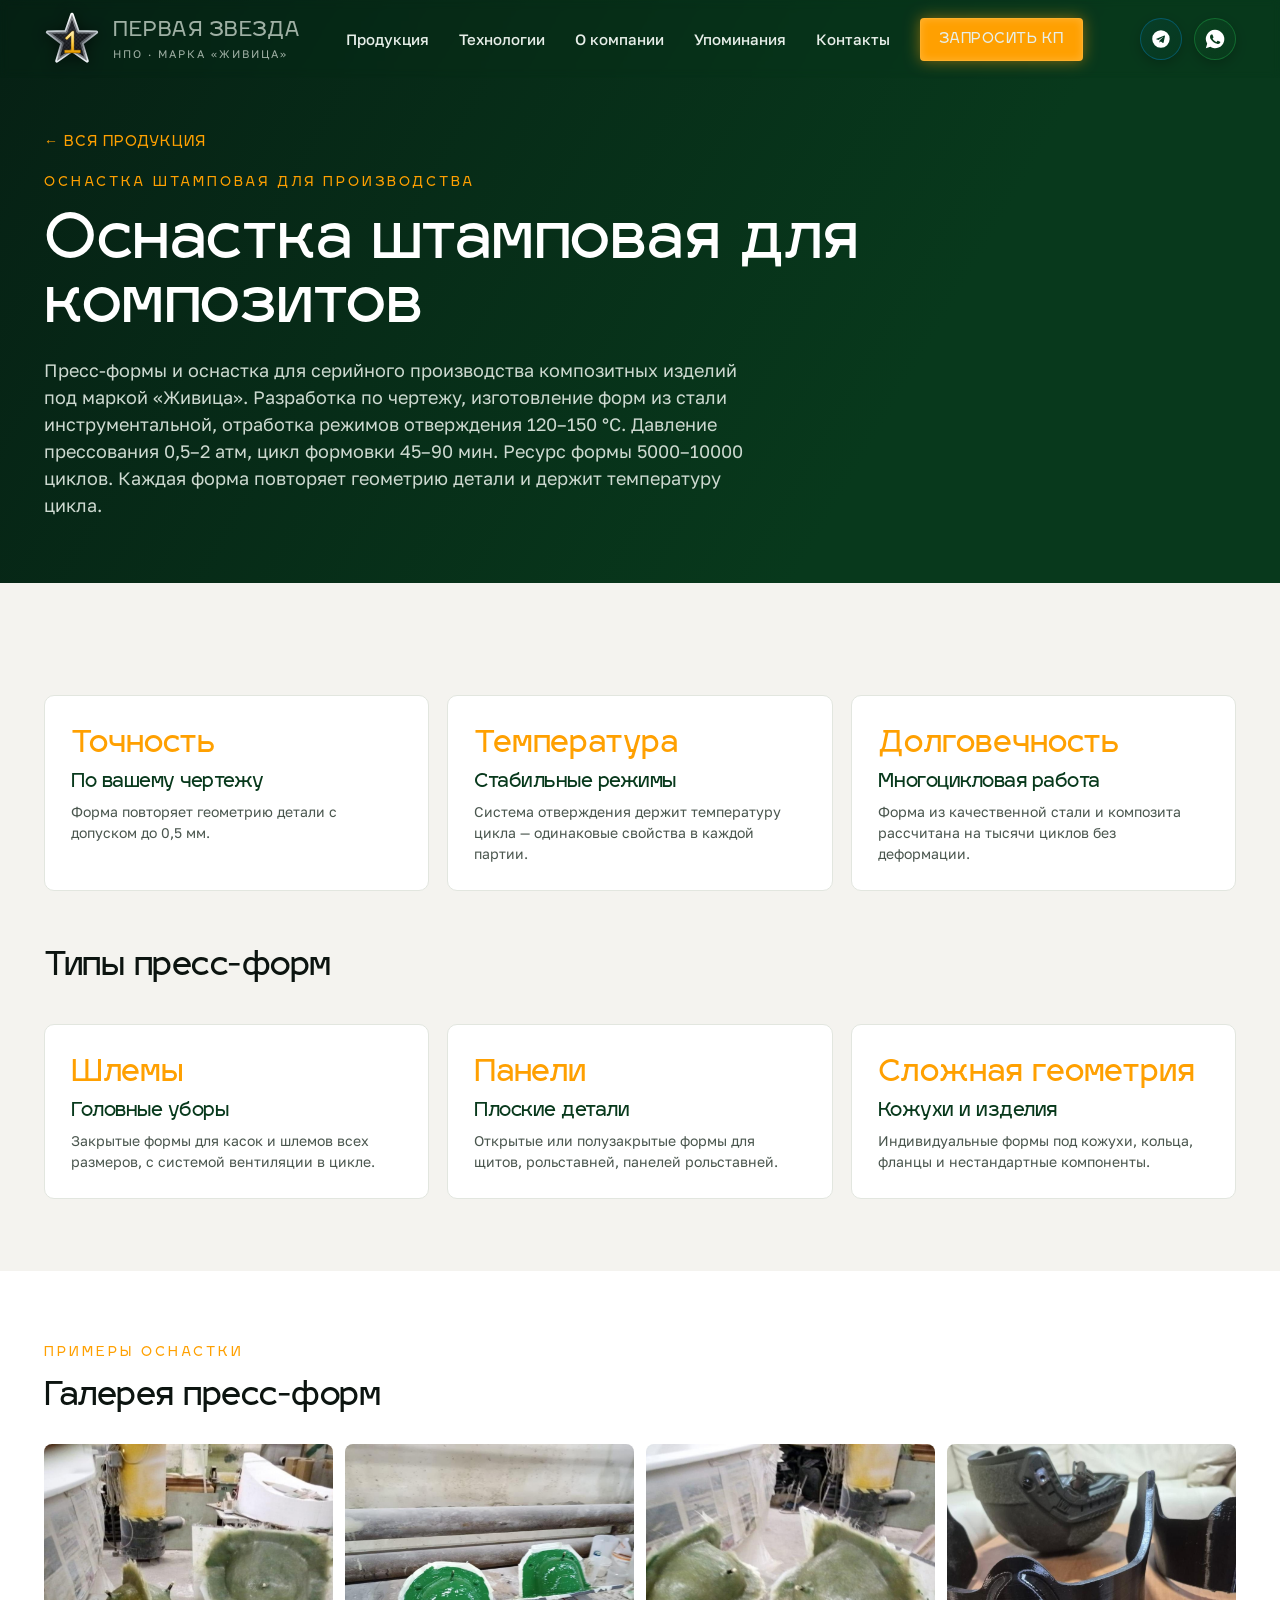
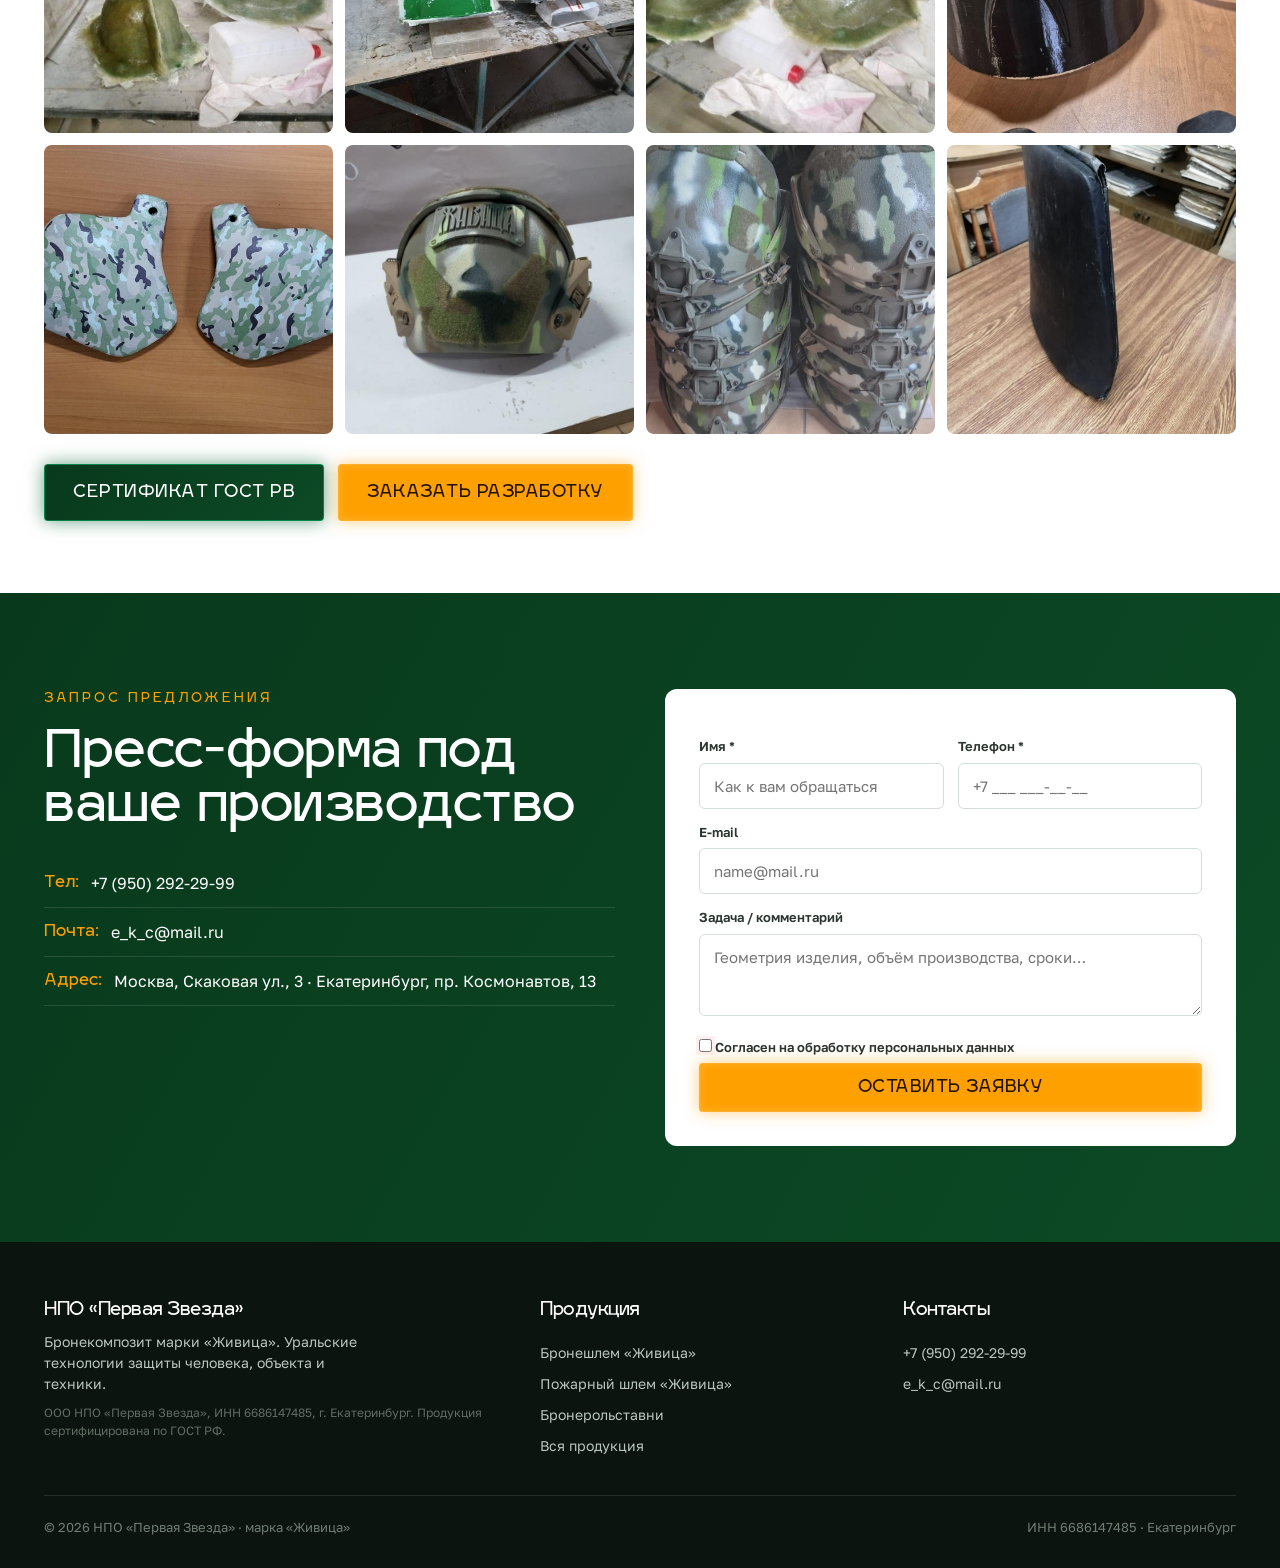
<file: pressforms.html>
<!doctype html>
<html lang="ru">
<head>
<meta charset="utf-8">
<meta name="viewport" content="width=device-width, initial-scale=1">
<title>Оснастка штамповая для производства композита — формы по ГОСТ | НПО Первая Звезда</title>
<meta name="description" content="Оснастка штамповая (пресс-формы) для производства композитных изделий. Разработка под вашу геометрию, отверждение 120–150 °C, давление 0,5–2 атм. Формы на 5000–10000 циклов, материал сталь инструментальная.">
<link rel="shortcut icon" href="img/ab_shlem.png">
<link rel="stylesheet" href="css/site.css">
</head>
<body>

<header id="hdr">
  <div class="wrap nav">
    <a class="brand" href="index.html">
      <svg class="logo" viewBox="0 0 100 100" xmlns="http://www.w3.org/2000/svg">
        <defs>
          <pattern id="carbon" width="7" height="7" patternUnits="userSpaceOnUse"><rect width="7" height="7" fill="#0c0d0f"/><rect width="3.5" height="3.5" fill="#2f323a"/><rect x="3.5" y="3.5" width="3.5" height="3.5" fill="#2f323a"/></pattern>
          <radialGradient id="carbonbg" cx="42%" cy="34%" r="75%"><stop offset="0" stop-color="#33363d"/><stop offset="1" stop-color="#0a0b0d"/></radialGradient>
          <linearGradient id="silver" x1="0" y1="0" x2="0" y2="1"><stop offset="0" stop-color="#fff"/><stop offset=".35" stop-color="#c9d0d6"/><stop offset=".62" stop-color="#878e95"/><stop offset="1" stop-color="#eef3f7"/></linearGradient>
          <linearGradient id="gold" x1="0" y1="0" x2="0" y2="1"><stop offset="0" stop-color="#fff3c0"/><stop offset=".4" stop-color="#ffd24a"/><stop offset=".72" stop-color="#e89c00"/><stop offset="1" stop-color="#9c6500"/></linearGradient>
        </defs>
        <path d="M50 6 L60.9 37 L93.7 37.8 L67.6 57.7 L77 89.2 L50 70.5 L23 89.2 L32.4 57.7 L6.3 37.8 L39.1 37 Z" fill="url(#carbonbg)" stroke="url(#silver)" stroke-width="6" stroke-linejoin="round"/>
        <path d="M50 6 L60.9 37 L93.7 37.8 L67.6 57.7 L77 89.2 L50 70.5 L23 89.2 L32.4 57.7 L6.3 37.8 L39.1 37 Z" fill="url(#carbon)" opacity=".5"/>
        <text x="50" y="75" text-anchor="middle" font-family="'Igra Sans',sans-serif" font-weight="700" font-size="54" fill="url(#gold)" stroke="#5e3f00" stroke-width="0.7">1</text>
      </svg>
      <span><b>ПЕРВАЯ ЗВЕЗДА</b><span>НПО · марка «Живица»</span></span>
    </a>
    <nav class="menu" id="menu">
      <a href="index.html#products">Продукция</a>
      <a href="index.html#usp">Технологии</a>
      <a href="index.html#about">О компании</a>
      <a href="index.html#media">Упоминания</a>
      <a href="#cta">Контакты</a>
      <a href="#cta" class="btn btn-amber" style="padding:10px 18px;font-size:14px">Запросить КП</a>
    </nav>
    <div class="hsocial">
      <a href="https://t.me/Edian1" target="_blank" aria-label="Telegram"><svg viewBox="0 0 24 24"><path fill="currentColor" d="M11.94 2.5a9.5 9.5 0 1 0 0 19 9.5 9.5 0 0 0 0-19Zm4.36 6.53-1.46 6.88c-.11.49-.4.61-.81.38l-2.24-1.65-1.08 1.04c-.12.12-.22.22-.45.22l.16-2.28 4.15-3.75c.18-.16-.04-.25-.28-.09l-5.13 3.23-2.21-.69c-.48-.15-.49-.48.1-.71l8.64-3.33c.4-.15.75.09.62.7Z"/></svg></a>
      <a href="https://wa.me/79502922999" target="_blank" aria-label="WhatsApp"><svg viewBox="0 0 24 24"><path fill="currentColor" d="M12 2a10 10 0 0 0-8.5 15.2L2 22l4.9-1.5A10 10 0 1 0 12 2Zm5.6 14.1c-.24.66-1.4 1.27-1.92 1.3-.49.04-.97.2-3.3-.7-2.78-1.1-4.55-3.9-4.69-4.08-.13-.18-1.12-1.49-1.12-2.84s.71-2.01.96-2.29c.25-.27.55-.34.73-.34.18 0 .37 0 .53.01.17.01.4-.06.62.48.24.58.82 2.02.9 2.17.07.15.12.32.02.5-.1.18-.15.3-.3.46-.15.17-.31.38-.44.5-.14.14-.29.28-.13.55.17.27.74 1.2 1.58 1.95 1.08.96 1.99 1.26 2.27 1.4.27.13.43.11.59-.07.16-.18.68-.79.86-1.06.18-.27.36-.22.6-.13.25.09 1.58.74 1.85.88.27.13.45.2.52.31.07.12.07.66-.17 1.32Z"/></svg></a>
    </div>
    <button class="burger" id="burger"><span></span><span></span><span></span></button>
  </div>
</header>

<section class="phero">
  <div class="wrap">
    <a class="back" href="index.html#products">← Вся продукция</a>
    <div class="eyebrow">Оснастка штамповая для производства</div>
    <h1>Оснастка штамповая для композитов</h1>
    <p>Пресс-формы и оснастка для серийного производства композитных изделий под маркой «Живица». Разработка по чертежу, изготовление форм из стали инструментальной, отработка режимов отверждения 120–150 °C. Давление прессования 0,5–2 атм, цикл формовки 45–90 мин. Ресурс формы 5000–10000 циклов. Каждая форма повторяет геометрию детали и держит температуру цикла.</p>
  </div>
</section>

<section class="psec" style="background:var(--paper)">
  <div class="wrap">
    <div class="feats">
      <div class="feat"><span class="big">Точность</span><h4>По вашему чертежу</h4><p>Форма повторяет геометрию детали с допуском до 0,5 мм.</p></div>
      <div class="feat"><span class="big">Температура</span><h4>Стабильные режимы</h4><p>Система отверждения держит температуру цикла — одинаковые свойства в каждой партии.</p></div>
      <div class="feat"><span class="big">Долговечность</span><h4>Многоцикловая работа</h4><p>Форма из качественной стали и композита рассчитана на тысячи циклов без деформации.</p></div>
    </div>

    <h2 style="margin-top:60px;font-size:32px">Типы пресс-форм</h2>
    <div class="feats">
      <div class="feat"><span class="big">Шлемы</span><h4>Головные уборы</h4><p>Закрытые формы для касок и шлемов всех размеров, с системой вентиляции в цикле.</p></div>
      <div class="feat"><span class="big">Панели</span><h4>Плоские детали</h4><p>Открытые или полузакрытые формы для щитов, рольставней, панелей рольставней.</p></div>
      <div class="feat"><span class="big">Сложная геометрия</span><h4>Кожухи и изделия</h4><p>Индивидуальные формы под кожухи, кольца, фланцы и нестандартные компоненты.</p></div>
    </div>
  </div>
</section>

<section class="psec" style="background:#fff">
  <div class="wrap">
    <div class="eyebrow">Примеры оснастки</div>
    <h2 style="font-size:32px">Галерея пресс-форм</h2>
    <div class="gal">
      <a href="img/p_pressform_1.jpg" target="_blank"><img src="img/p_pressform_1.jpg" alt="Пресс-форма для шлема"></a>
      <a href="img/p_pressform_2.jpg" target="_blank"><img src="img/p_pressform_2.jpg" alt="Оснастка из стали"></a>
      <a href="img/p_proizv_1.jpg" target="_blank"><img src="img/p_proizv_1.jpg" alt="Композитные заготовки"></a>
      <a href="img/p_proizv_2.jpg" target="_blank"><img src="img/p_proizv_2.jpg" alt="Готовые компоненты"></a>
      <a href="img/p_kompozit_1.jpg" target="_blank"><img src="img/p_kompozit_1.jpg" alt="Бронепластины из композита"></a>
      <a href="img/p_shlem_hero.jpg" target="_blank"><img src="img/p_shlem_hero.jpg" alt="Результат производства"></a>
      <a href="img/p_shlem_group.jpg" target="_blank"><img src="img/p_shlem_group.jpg" alt="Шлемы из форм"></a>
      <a href="img/p_rolstavni_1.jpg" target="_blank"><img src="img/p_rolstavni_1.jpg" alt="Панели рольставней"></a>
    </div>
    <div style="margin-top:30px;display:flex;gap:14px;flex-wrap:wrap">
      <a class="btn btn-dark" href="pdf/gost-certificate.pdf" target="_blank">Сертификат ГОСТ РВ</a>
      <a class="btn btn-amber" href="#cta">Заказать разработку</a>
    </div>
  </div>
</section>

<section class="sec cta" id="cta">
  <div class="wrap cta-grid">
    <div>
      <div class="eyebrow">Запрос предложения</div>
      <h2 style="color:#fff">Пресс-форма под<br>ваше производство</h2>
      <ul>
        <li><b>Тел:</b> <a href="tel:+79502922999">+7 (950) 292-29-99</a></li>
        <li><b>Почта:</b> <a href="mailto:e_k_c@mail.ru">e_k_c@mail.ru</a></li>
        <li><b>Адрес:</b> Москва, Скаковая ул., 3 · Екатеринбург, пр. Космонавтов, 13</li>
      </ul>
    </div>
    <form class="form" onsubmit="return sendLead(event)">
      <div class="row">
        <div><label>Имя *</label><input name="name" required placeholder="Как к вам обращаться"></div>
        <div><label>Телефон *</label><input name="phone" required placeholder="+7 ___ ___-__-__"></div>
      </div>
      <label>E-mail</label>
      <input type="email" name="email" placeholder="name@mail.ru">
      <input type="hidden" name="product" value="Пресс-формы / оснастка">
      <label>Задача / комментарий</label>
      <textarea name="msg" rows="3" placeholder="Геометрия изделия, объём производства, сроки…"></textarea>
      <input type="text" name="website" tabindex="-1" autocomplete="off" aria-hidden="true" style="position:absolute;left:-9999px;width:1px;height:1px;opacity:0">
      <label class="consent"><input type="checkbox" required> Согласен на обработку персональных данных</label>
      <button class="btn btn-amber" style="width:100%;justify-content:center" type="submit">Оставить заявку</button>
    </form>
  </div>
</section>

<footer>
  <div class="wrap">
    <div class="foot-grid">
      <div>
        <h4 style="margin-bottom:10px">НПО «Первая Звезда»</h4>
        <p style="font-size:14px;max-width:320px">Бронекомпозит марки «Живица». Уральские технологии защиты человека, объекта и техники.</p>
        <p class="disclaimer">ООО НПО «Первая Звезда», ИНН 6686147485, г. Екатеринбург. Продукция сертифицирована по ГОСТ РФ.</p>
      </div>
      <div>
        <h4>Продукция</h4>
        <a href="broneshlem.html">Бронешлем «Живица»</a>
        <a href="fire-helmet.html">Пожарный шлем «Живица»</a>
        <a href="rolstavni.html">Бронерольставни</a>
        <a href="index.html#products">Вся продукция</a>
      </div>
      <div>
        <h4>Контакты</h4>
        <a href="tel:+79502922999">+7 (950) 292-29-99</a>
        <a href="mailto:e_k_c@mail.ru">e_k_c@mail.ru</a>
      </div>
    </div>
    <div class="foot-bot"><span>© 2026 НПО «Первая Звезда» · марка «Живица»</span><span>ИНН 6686147485 · Екатеринбург</span></div>
  </div>
</footer>

<script src="js/site.js"></script>
<script src="js/protection.js"></script>
</body>
</html>
</file>
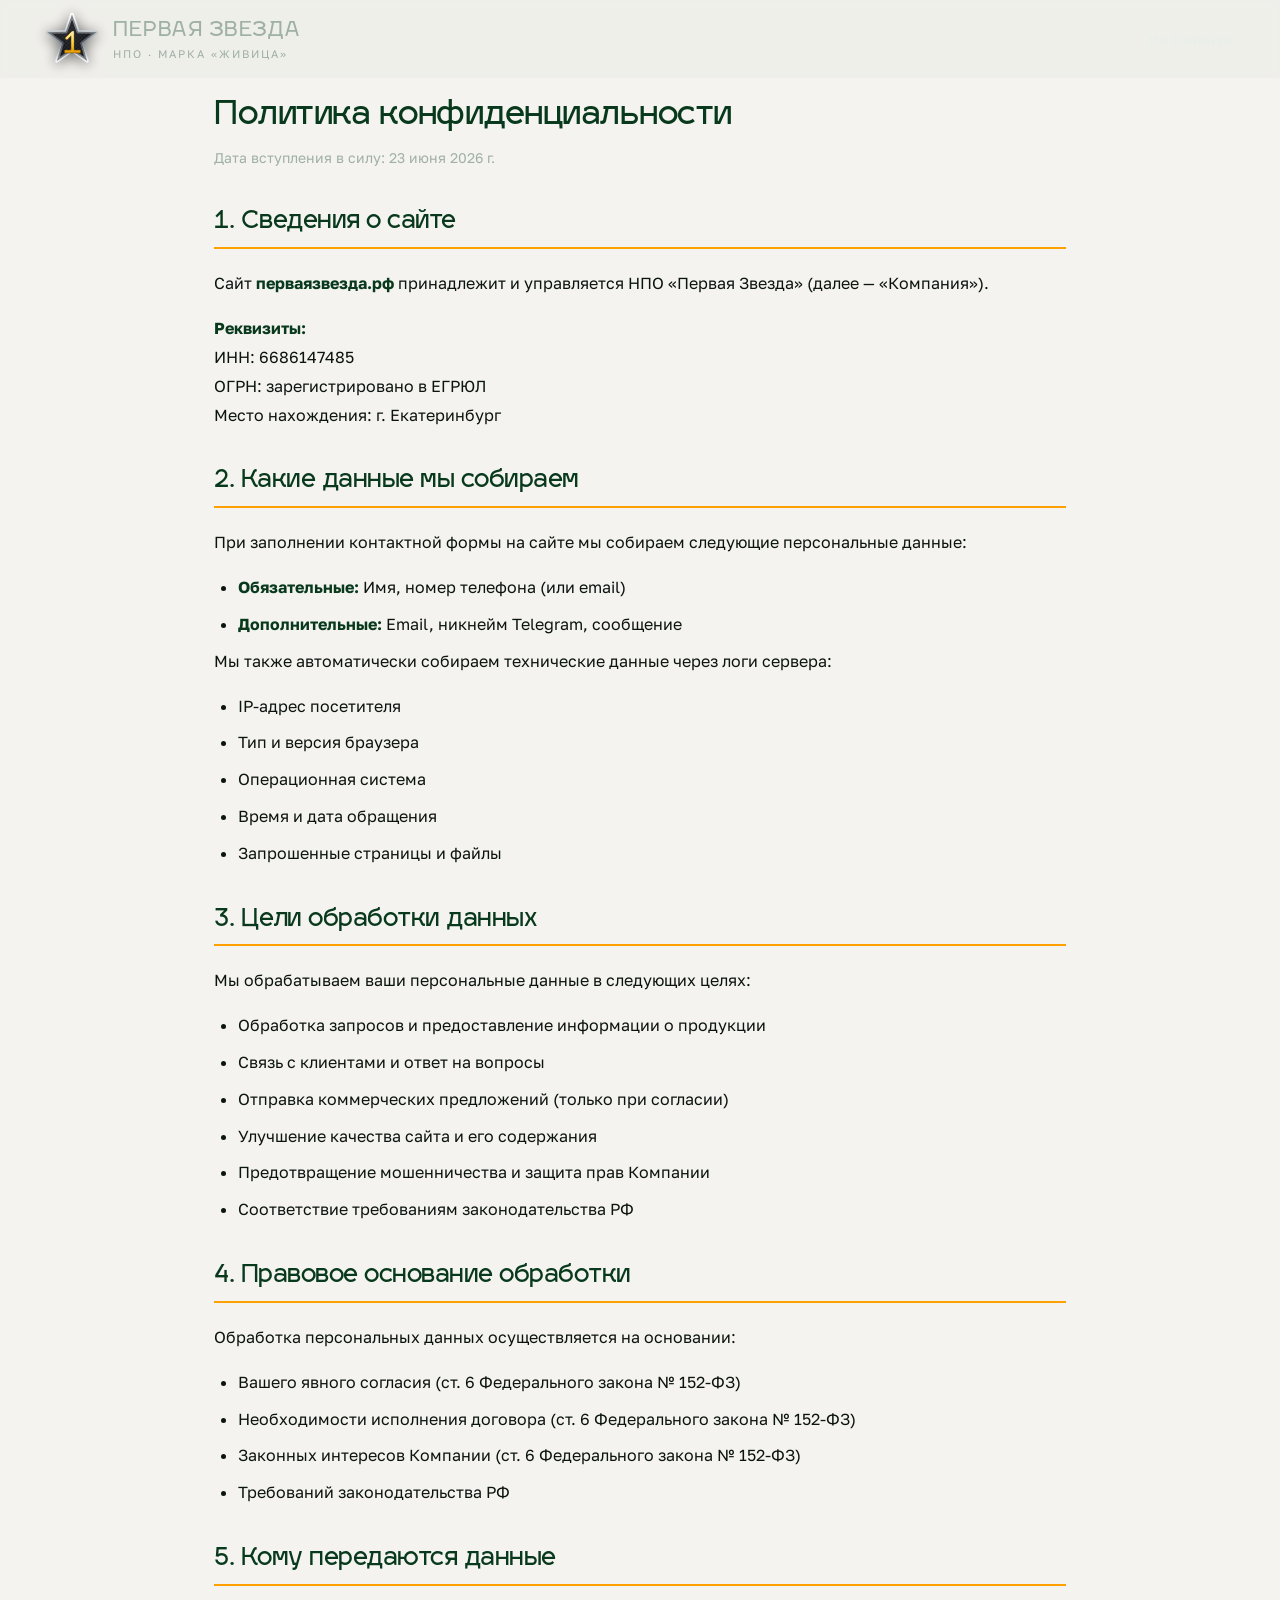
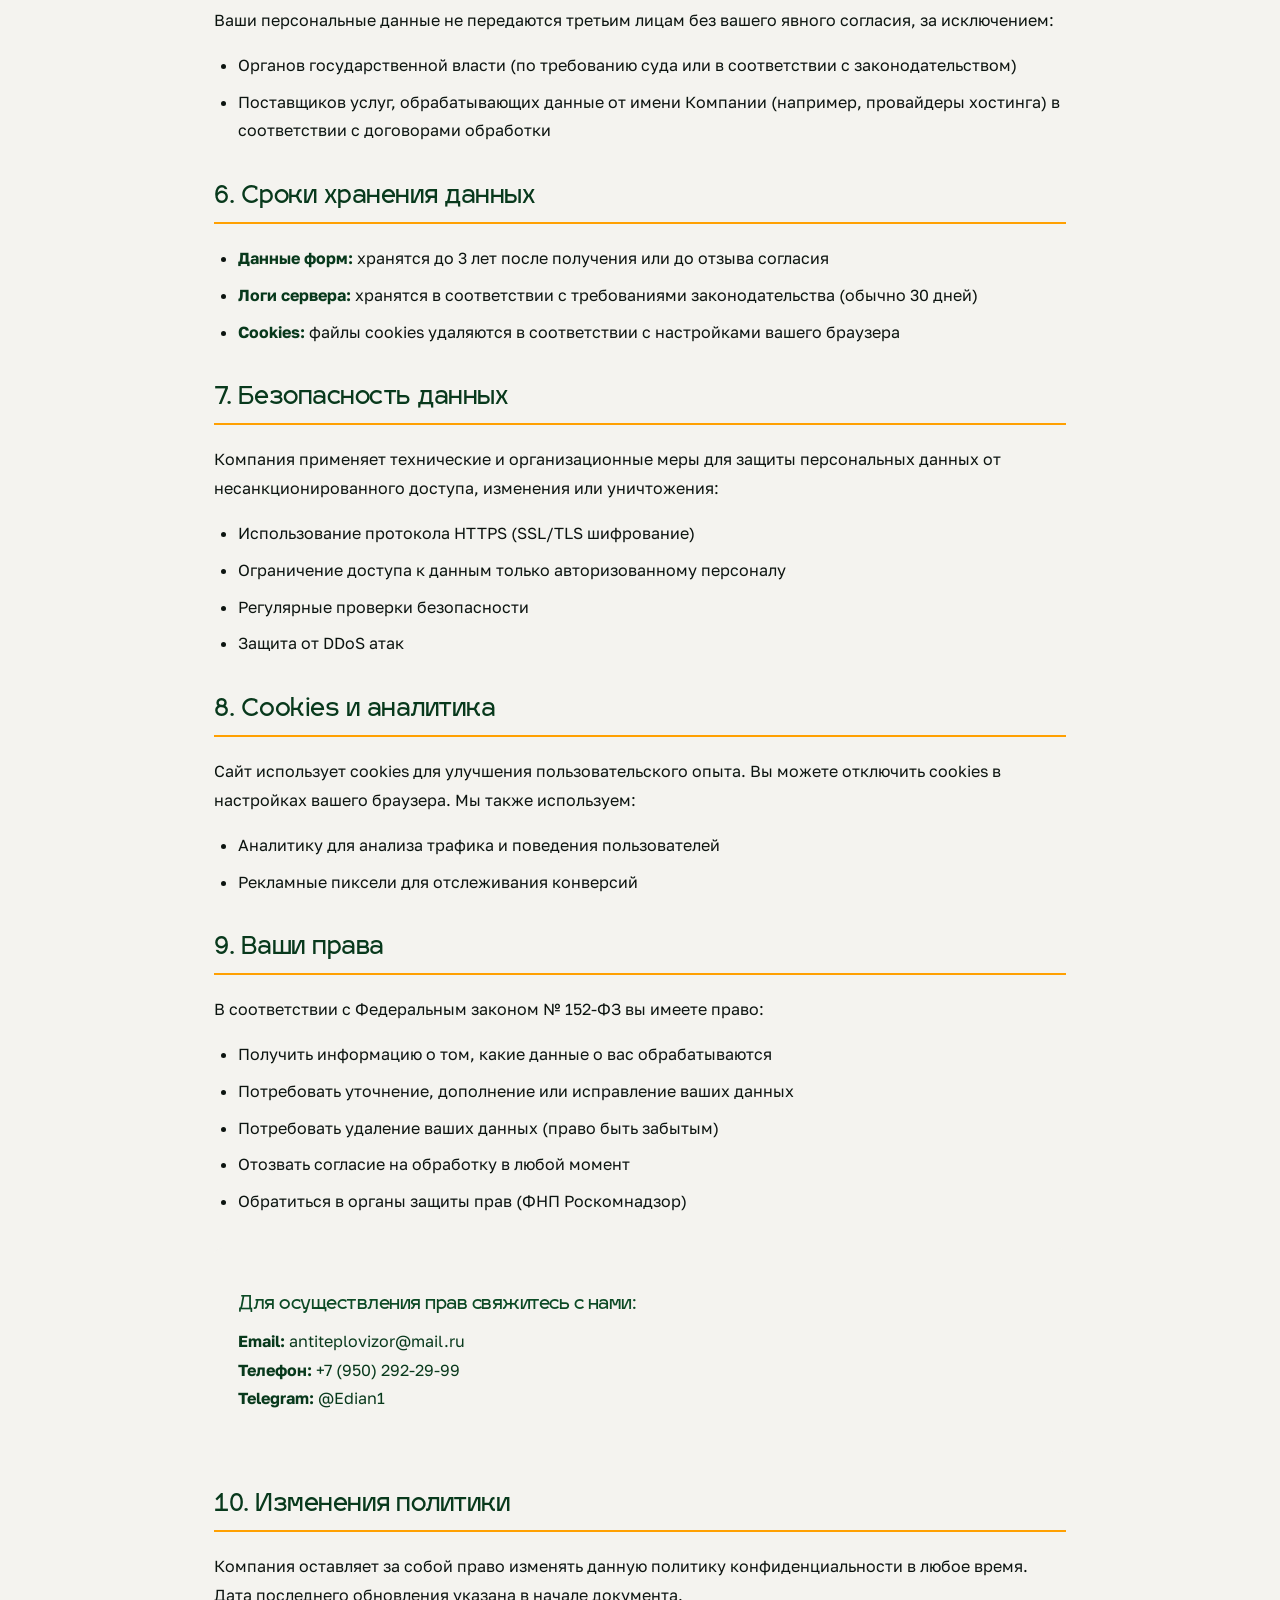
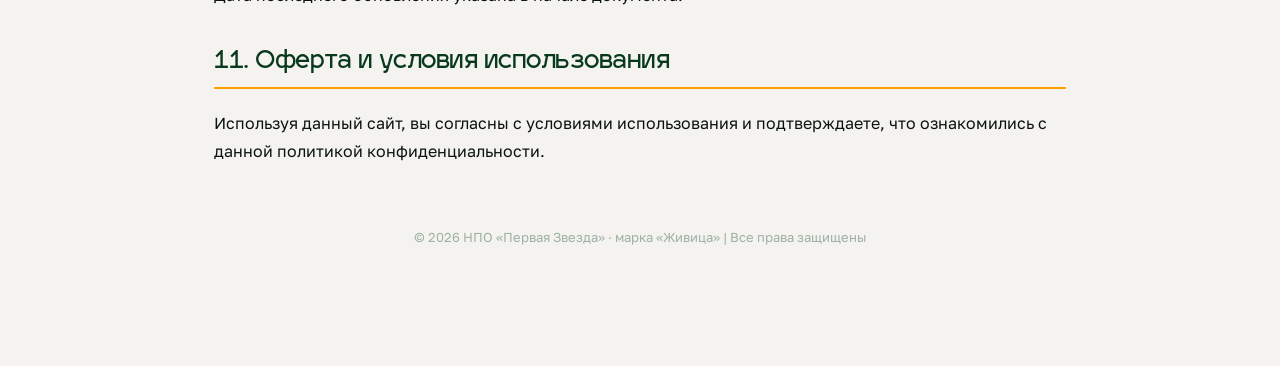
<file: privacy.html>
<!doctype html>
<html lang="ru">
<head>
<meta charset="utf-8">
<meta name="viewport" content="width=device-width, initial-scale=1">
<title>Политика конфиденциальности — НПО «Первая Звезда»</title>
<meta name="description" content="Политика конфиденциальности и обработка персональных данных НПО Первая Звезда (марка Живица)">
<link rel="shortcut icon" href="img/ab_shlem.png">
<link rel="stylesheet" href="css/site.css">
<style>
.policy {max-width:900px;margin:60px auto;padding:40px 24px;color:var(--ink);line-height:1.8}
.policy h2 {font-size:24px;margin:40px 0 20px;color:var(--green);border-bottom:2px solid var(--amber);padding-bottom:12px}
.policy h3 {font-size:18px;margin:24px 0 12px;color:var(--green-2)}
.policy p {margin-bottom:16px}
.policy li {margin:8px 0 8px 24px}
.policy strong {color:var(--green)}
.contacts {background:var(--paper);padding:24px;border-radius:8px;margin:32px 0}
</style>
</head>
<body>

<header id="hdr">
  <div class="wrap nav">
    <a class="brand" href="index.html">
      <svg class="logo" viewBox="0 0 100 100" xmlns="http://www.w3.org/2000/svg">
        <defs>
          <pattern id="carbon" width="7" height="7" patternUnits="userSpaceOnUse"><rect width="7" height="7" fill="#0c0d0f"/><rect width="3.5" height="3.5" fill="#2f323a"/><rect x="3.5" y="3.5" width="3.5" height="3.5" fill="#2f323a"/></pattern>
          <radialGradient id="carbonbg" cx="42%" cy="34%" r="75%"><stop offset="0" stop-color="#33363d"/><stop offset="1" stop-color="#0a0b0d"/></radialGradient>
          <linearGradient id="silver" x1="0" y1="0" x2="0" y2="1"><stop offset="0" stop-color="#fff"/><stop offset=".35" stop-color="#c9d0d6"/><stop offset=".62" stop-color="#878e95"/><stop offset="1" stop-color="#eef3f7"/></linearGradient>
          <linearGradient id="gold" x1="0" y1="0" x2="0" y2="1"><stop offset="0" stop-color="#fff3c0"/><stop offset=".4" stop-color="#ffd24a"/><stop offset=".72" stop-color="#e89c00"/><stop offset="1" stop-color="#9c6500"/></linearGradient>
        </defs>
        <path d="M50 6 L60.9 37 L93.7 37.8 L67.6 57.7 L77 89.2 L50 70.5 L23 89.2 L32.4 57.7 L6.3 37.8 L39.1 37 Z" fill="url(#carbonbg)" stroke="url(#silver)" stroke-width="6" stroke-linejoin="round"/>
        <path d="M50 6 L60.9 37 L93.7 37.8 L67.6 57.7 L77 89.2 L50 70.5 L23 89.2 L32.4 57.7 L6.3 37.8 L39.1 37 Z" fill="url(#carbon)" opacity=".5"/>
        <text x="50" y="75" text-anchor="middle" font-family="'Igra Sans',sans-serif" font-weight="700" font-size="54" fill="url(#gold)" stroke="#5e3f00" stroke-width="0.7">1</text>
      </svg>
      <span><b>ПЕРВАЯ ЗВЕЗДА</b><span>НПО · марка «Живица»</span></span>
    </a>
    <nav class="menu" id="menu">
      <a href="index.html">На главную</a>
    </nav>
    <button class="burger" id="burger"><span></span><span></span><span></span></button>
  </div>
</header>

<div class="policy">
  <h1 style="color:var(--green);font-size:32px;margin-bottom:12px">Политика конфиденциальности</h1>
  <p style="color:var(--muted);font-size:14px">Дата вступления в силу: 23 июня 2026 г.</p>

  <h2>1. Сведения о сайте</h2>
  <p>Сайт <strong>перваязвезда.рф</strong> принадлежит и управляется НПО «Первая Звезда» (далее — «Компания»).</p>
  <p><strong>Реквизиты:</strong>
    <br>ИНН: 6686147485
    <br>ОГРН: зарегистрировано в ЕГРЮЛ
    <br>Место нахождения: г. Екатеринбург
  </p>

  <h2>2. Какие данные мы собираем</h2>
  <p>При заполнении контактной формы на сайте мы собираем следующие персональные данные:</p>
  <ul>
    <li><strong>Обязательные:</strong> Имя, номер телефона (или email)</li>
    <li><strong>Дополнительные:</strong> Email, никнейм Telegram, сообщение</li>
  </ul>
  <p>Мы также автоматически собираем технические данные через логи сервера:</p>
  <ul>
    <li>IP-адрес посетителя</li>
    <li>Тип и версия браузера</li>
    <li>Операционная система</li>
    <li>Время и дата обращения</li>
    <li>Запрошенные страницы и файлы</li>
  </ul>

  <h2>3. Цели обработки данных</h2>
  <p>Мы обрабатываем ваши персональные данные в следующих целях:</p>
  <ul>
    <li>Обработка запросов и предоставление информации о продукции</li>
    <li>Связь с клиентами и ответ на вопросы</li>
    <li>Отправка коммерческих предложений (только при согласии)</li>
    <li>Улучшение качества сайта и его содержания</li>
    <li>Предотвращение мошенничества и защита прав Компании</li>
    <li>Соответствие требованиям законодательства РФ</li>
  </ul>

  <h2>4. Правовое основание обработки</h2>
  <p>Обработка персональных данных осуществляется на основании:</p>
  <ul>
    <li>Вашего явного согласия (ст. 6 Федерального закона № 152-ФЗ)</li>
    <li>Необходимости исполнения договора (ст. 6 Федерального закона № 152-ФЗ)</li>
    <li>Законных интересов Компании (ст. 6 Федерального закона № 152-ФЗ)</li>
    <li>Требований законодательства РФ</li>
  </ul>

  <h2>5. Кому передаются данные</h2>
  <p>Ваши персональные данные не передаются третьим лицам без вашего явного согласия, за исключением:</p>
  <ul>
    <li>Органов государственной власти (по требованию суда или в соответствии с законодательством)</li>
    <li>Поставщиков услуг, обрабатывающих данные от имени Компании (например, провайдеры хостинга) в соответствии с договорами обработки</li>
  </ul>

  <h2>6. Сроки хранения данных</h2>
  <ul>
    <li><strong>Данные форм:</strong> хранятся до 3 лет после получения или до отзыва согласия</li>
    <li><strong>Логи сервера:</strong> хранятся в соответствии с требованиями законодательства (обычно 30 дней)</li>
    <li><strong>Cookies:</strong> файлы cookies удаляются в соответствии с настройками вашего браузера</li>
  </ul>

  <h2>7. Безопасность данных</h2>
  <p>Компания применяет технические и организационные меры для защиты персональных данных от несанкционированного доступа, изменения или уничтожения:</p>
  <ul>
    <li>Использование протокола HTTPS (SSL/TLS шифрование)</li>
    <li>Ограничение доступа к данным только авторизованному персоналу</li>
    <li>Регулярные проверки безопасности</li>
    <li>Защита от DDoS атак</li>
  </ul>

  <h2>8. Cookies и аналитика</h2>
  <p>Сайт использует cookies для улучшения пользовательского опыта. Вы можете отключить cookies в настройках вашего браузера. Мы также используем:
  <ul>
    <li>Аналитику для анализа трафика и поведения пользователей</li>
    <li>Рекламные пиксели для отслеживания конверсий</li>
  </ul>

  <h2>9. Ваши права</h2>
  <p>В соответствии с Федеральным законом № 152-ФЗ вы имеете право:</p>
  <ul>
    <li>Получить информацию о том, какие данные о вас обрабатываются</li>
    <li>Потребовать уточнение, дополнение или исправление ваших данных</li>
    <li>Потребовать удаление ваших данных (право быть забытым)</li>
    <li>Отозвать согласие на обработку в любой момент</li>
    <li>Обратиться в органы защиты прав (ФНП Роскомнадзор)</li>
  </ul>

  <div class="contacts">
    <h3>Для осуществления прав свяжитесь с нами:</h3>
    <p>
      <strong>Email:</strong> <a href="mailto:antiteplovizor@mail.ru" style="color:var(--green)">antiteplovizor@mail.ru</a><br>
      <strong>Телефон:</strong> <a href="tel:+79502922999" style="color:var(--green)">+7 (950) 292-29-99</a><br>
      <strong>Telegram:</strong> <a href="https://t.me/Edian1" target="_blank" style="color:var(--green)">@Edian1</a>
    </p>
  </div>

  <h2>10. Изменения политики</h2>
  <p>Компания оставляет за собой право изменять данную политику конфиденциальности в любое время. Дата последнего обновления указана в начале документа.</p>

  <h2>11. Оферта и условия использования</h2>
  <p>Используя данный сайт, вы согласны с условиями использования и подтверждаете, что ознакомились с данной политикой конфиденциальности.</p>

  <p style="margin-top:60px;text-align:center;color:var(--muted);font-size:13px">
    © 2026 НПО «Первая Звезда» · марка «Живица» | Все права защищены
  </p>
</div>

<script src="js/site.js"></script>
</body>
</html>
</file>
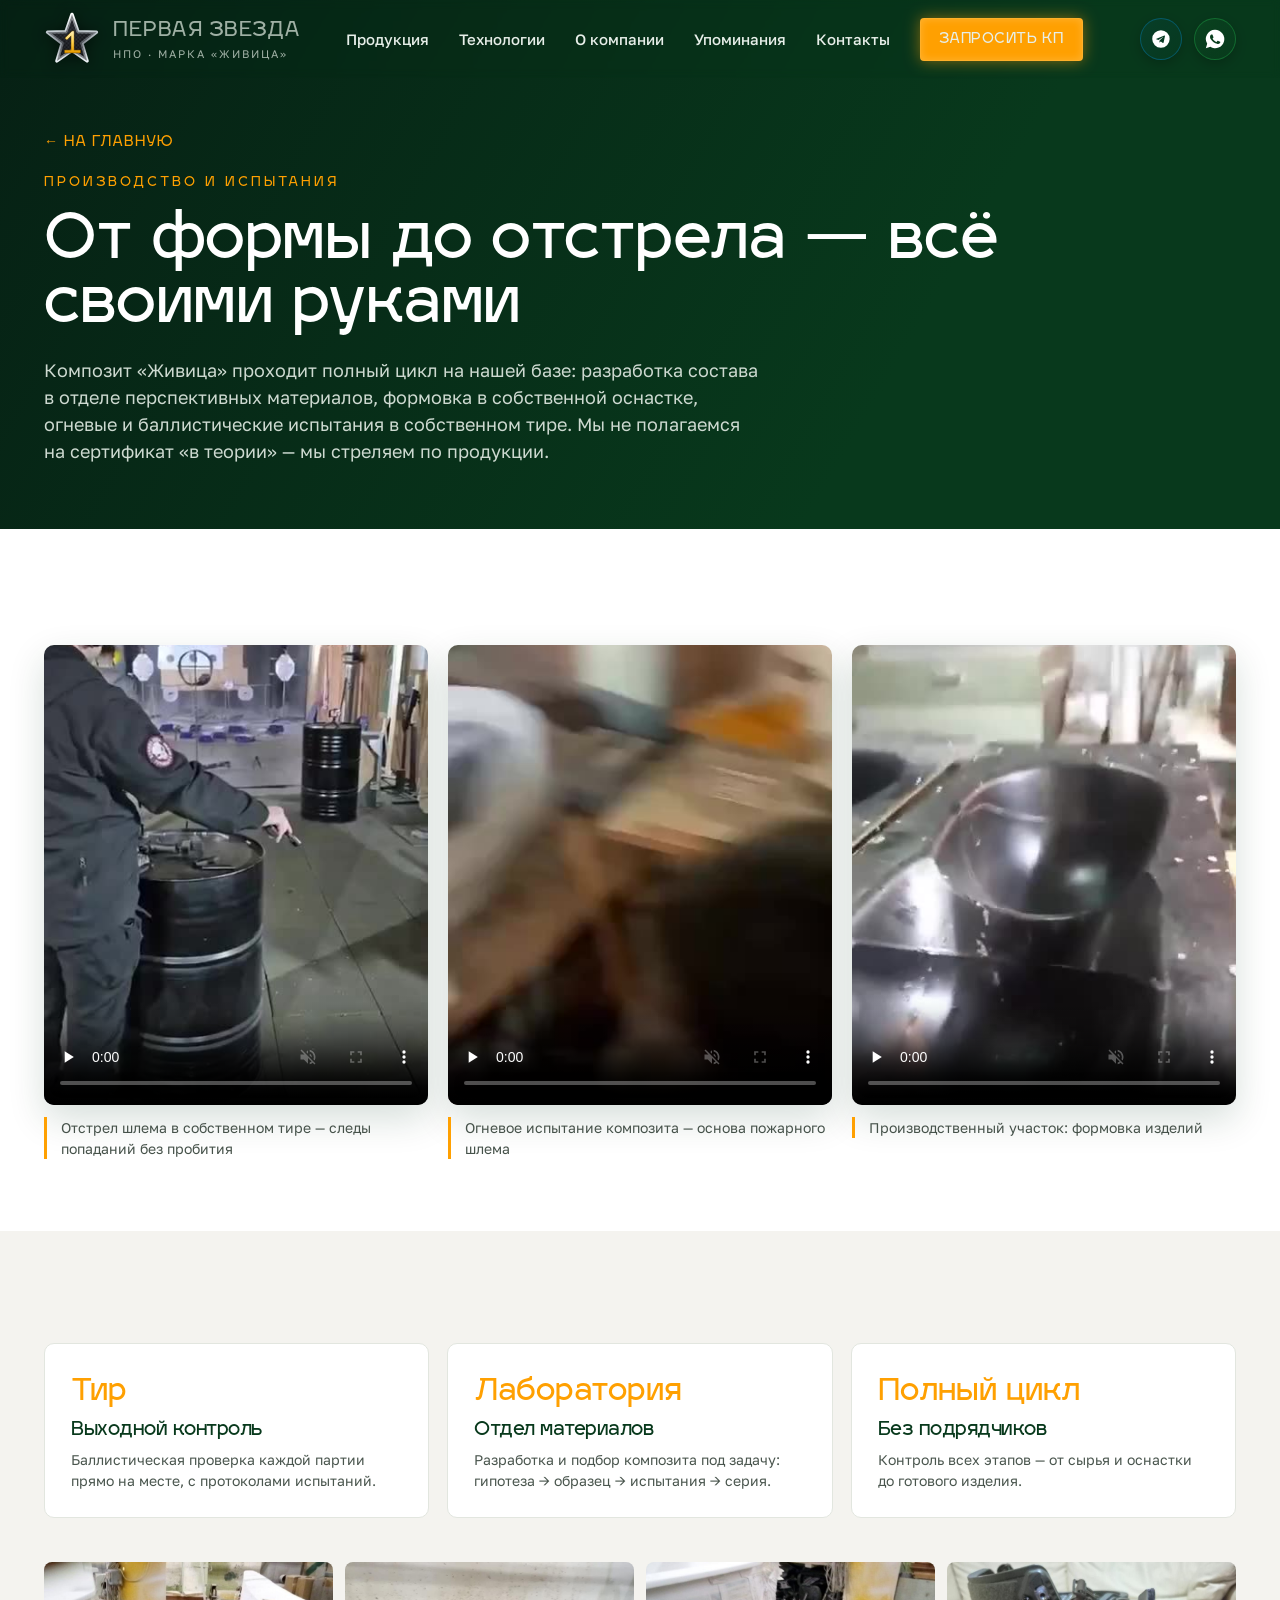
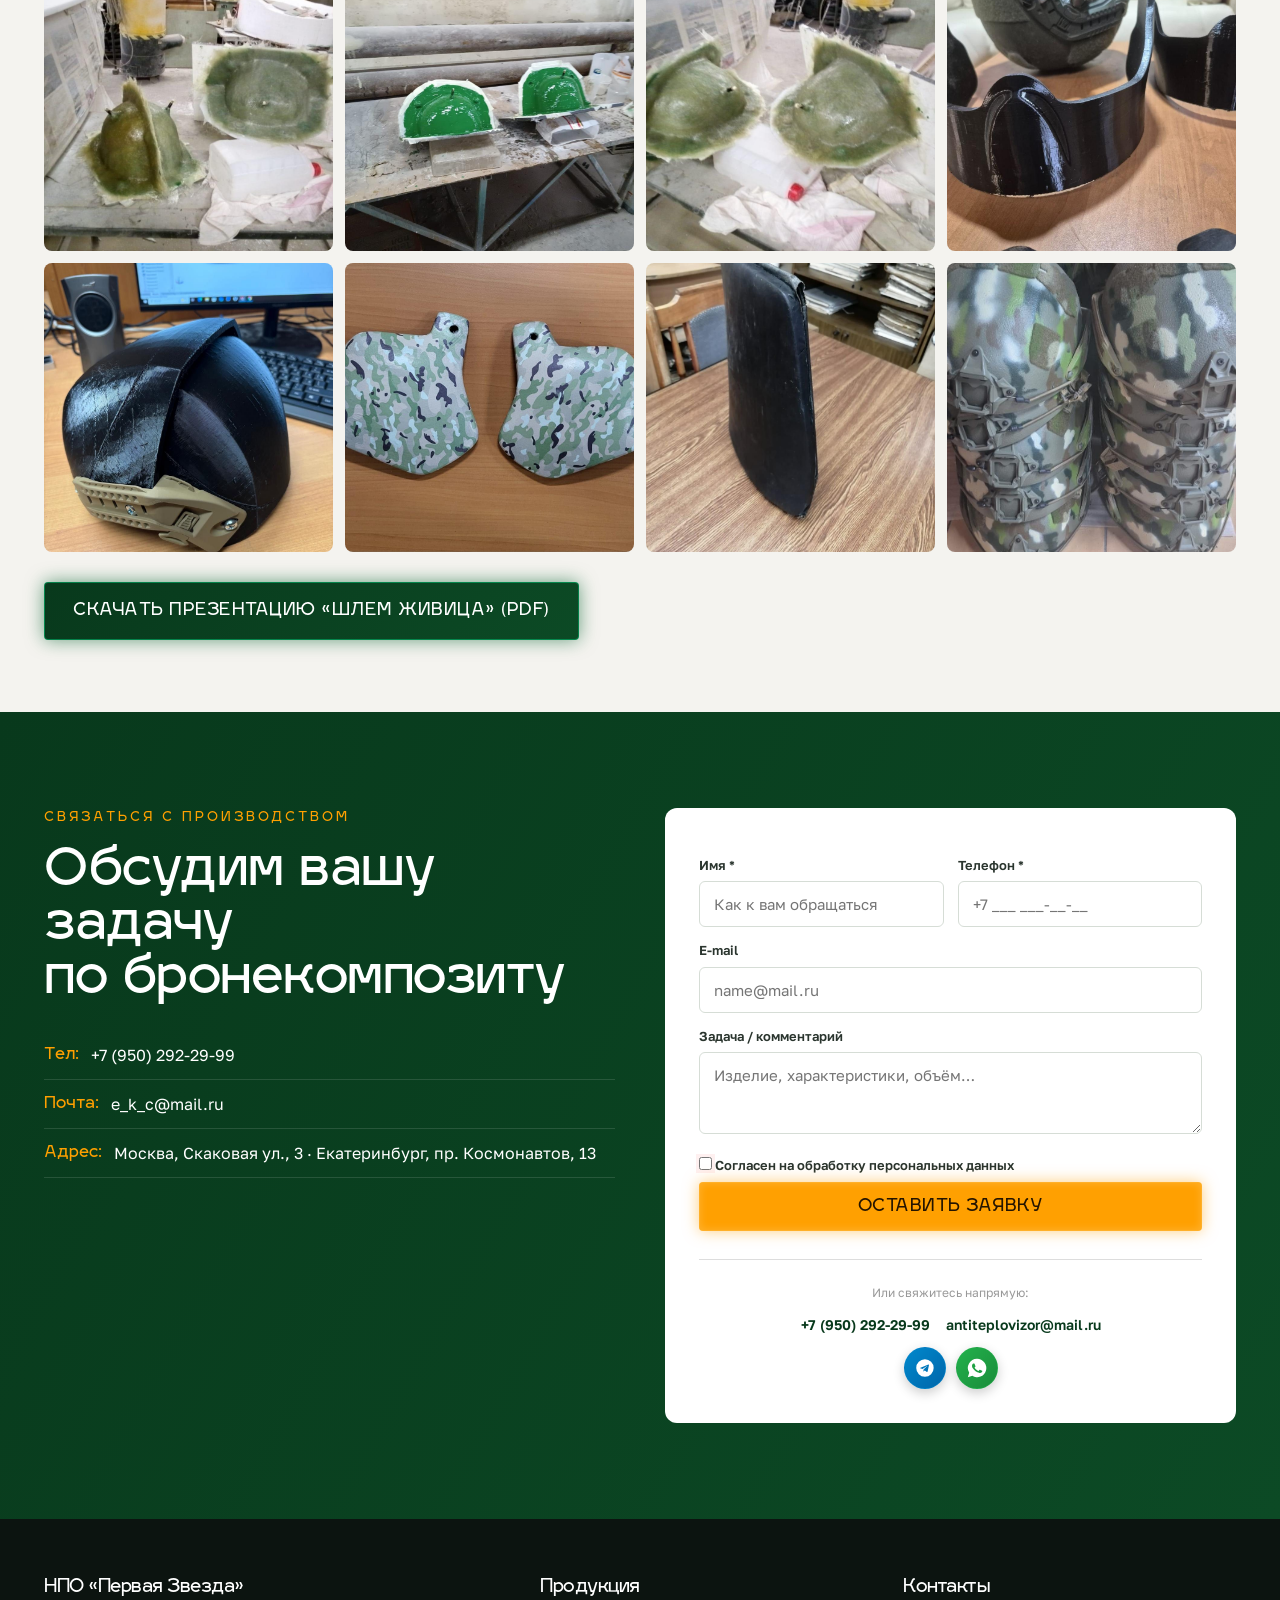
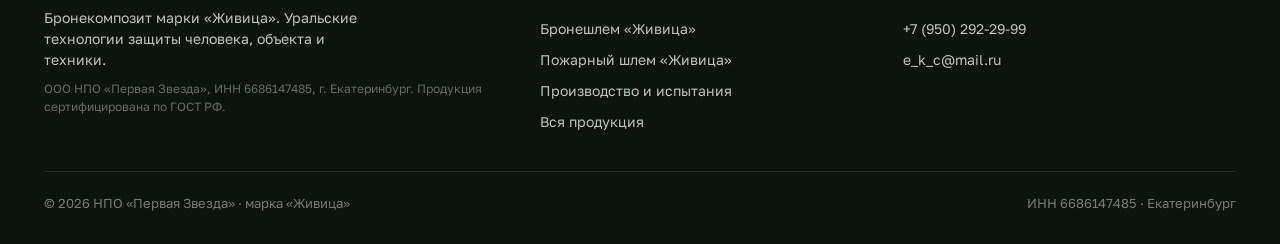
<file: proizvodstvo.html>
<!doctype html>
<html lang="ru">
<head>
<meta charset="utf-8">
<meta name="viewport" content="width=device-width, initial-scale=1">
<title>Производство и испытания — собственный тир и лаборатория | НПО Первая Звезда</title>
<meta name="description" content="Полный цикл производства композита «Живица»: формовка в собственной оснастке, огневые и баллистические испытания в собственном тире. Реальные кадры с производства.">
<link rel="shortcut icon" href="img/ab_shlem.png">
<link rel="stylesheet" href="css/site.css">
</head>
<body>

<header id="hdr">
  <div class="wrap nav">
    <a class="brand" href="index.html">
      <svg class="logo" viewBox="0 0 100 100" xmlns="http://www.w3.org/2000/svg">
        <defs>
          <pattern id="carbon" width="7" height="7" patternUnits="userSpaceOnUse"><rect width="7" height="7" fill="#0c0d0f"/><rect width="3.5" height="3.5" fill="#2f323a"/><rect x="3.5" y="3.5" width="3.5" height="3.5" fill="#2f323a"/></pattern>
          <radialGradient id="carbonbg" cx="42%" cy="34%" r="75%"><stop offset="0" stop-color="#33363d"/><stop offset="1" stop-color="#0a0b0d"/></radialGradient>
          <linearGradient id="silver" x1="0" y1="0" x2="0" y2="1"><stop offset="0" stop-color="#fff"/><stop offset=".35" stop-color="#c9d0d6"/><stop offset=".62" stop-color="#878e95"/><stop offset="1" stop-color="#eef3f7"/></linearGradient>
          <linearGradient id="gold" x1="0" y1="0" x2="0" y2="1"><stop offset="0" stop-color="#fff3c0"/><stop offset=".4" stop-color="#ffd24a"/><stop offset=".72" stop-color="#e89c00"/><stop offset="1" stop-color="#9c6500"/></linearGradient>
        </defs>
        <path d="M50 6 L60.9 37 L93.7 37.8 L67.6 57.7 L77 89.2 L50 70.5 L23 89.2 L32.4 57.7 L6.3 37.8 L39.1 37 Z" fill="url(#carbonbg)" stroke="url(#silver)" stroke-width="6" stroke-linejoin="round"/>
        <path d="M50 6 L60.9 37 L93.7 37.8 L67.6 57.7 L77 89.2 L50 70.5 L23 89.2 L32.4 57.7 L6.3 37.8 L39.1 37 Z" fill="url(#carbon)" opacity=".5"/>
        <text x="50" y="75" text-anchor="middle" font-family="'Igra Sans',sans-serif" font-weight="700" font-size="54" fill="url(#gold)" stroke="#5e3f00" stroke-width="0.7">1</text>
      </svg>
      <span><b>ПЕРВАЯ ЗВЕЗДА</b><span>НПО · марка «Живица»</span></span>
    </a>
    <nav class="menu" id="menu">
      <a href="index.html#products">Продукция</a>
      <a href="index.html#usp">Технологии</a>
      <a href="index.html#about">О компании</a>
      <a href="index.html#media">Упоминания</a>
      <a href="#cta">Контакты</a>
      <a href="#cta" class="btn btn-amber" style="padding:10px 18px;font-size:14px">Запросить КП</a>
    </nav>
    <div class="hsocial">
      <a href="https://t.me/Edian1" target="_blank" aria-label="Telegram"><svg viewBox="0 0 24 24"><path fill="currentColor" d="M11.94 2.5a9.5 9.5 0 1 0 0 19 9.5 9.5 0 0 0 0-19Zm4.36 6.53-1.46 6.88c-.11.49-.4.61-.81.38l-2.24-1.65-1.08 1.04c-.12.12-.22.22-.45.22l.16-2.28 4.15-3.75c.18-.16-.04-.25-.28-.09l-5.13 3.23-2.21-.69c-.48-.15-.49-.48.1-.71l8.64-3.33c.4-.15.75.09.62.7Z"/></svg></a>
      <a href="https://wa.me/79502922999" target="_blank" aria-label="WhatsApp"><svg viewBox="0 0 24 24"><path fill="currentColor" d="M12 2a10 10 0 0 0-8.5 15.2L2 22l4.9-1.5A10 10 0 1 0 12 2Zm5.6 14.1c-.24.66-1.4 1.27-1.92 1.3-.49.04-.97.2-3.3-.7-2.78-1.1-4.55-3.9-4.69-4.08-.13-.18-1.12-1.49-1.12-2.84s.71-2.01.96-2.29c.25-.27.55-.34.73-.34.18 0 .37 0 .53.01.17.01.4-.06.62.48.24.58.82 2.02.9 2.17.07.15.12.32.02.5-.1.18-.15.3-.3.46-.15.17-.31.38-.44.5-.14.14-.29.28-.13.55.17.27.74 1.2 1.58 1.95 1.08.96 1.99 1.26 2.27 1.4.27.13.43.11.59-.07.16-.18.68-.79.86-1.06.18-.27.36-.22.6-.13.25.09 1.58.74 1.85.88.27.13.45.2.52.31.07.12.07.66-.17 1.32Z"/></svg></a>
    </div>
    <button class="burger" id="burger"><span></span><span></span><span></span></button>
  </div>
</header>

<section class="phero">
  <div class="wrap">
    <a class="back" href="index.html">← На главную</a>
    <div class="eyebrow">Производство и испытания</div>
    <h1>От формы до отстрела — всё своими руками</h1>
    <p>Композит «Живица» проходит полный цикл на нашей базе: разработка состава в отделе перспективных материалов, формовка в собственной оснастке, огневые и баллистические испытания в собственном тире. Мы не полагаемся на сертификат «в теории» — мы стреляем по продукции.</p>
  </div>
</section>

<section class="psec" style="background:#fff">
  <div class="wrap">
    <div class="vrow">
      <figure class="vid">
        <video src="video/tir.mp4" poster="img/tir_poster.jpg" controls muted playsinline preload="none"></video>
        <figcaption>Отстрел шлема в собственном тире — следы попаданий без пробития</figcaption>
      </figure>
      <figure class="vid">
        <video src="video/fire.mp4" poster="img/fire_poster.jpg" controls muted playsinline preload="none"></video>
        <figcaption>Огневое испытание композита — основа пожарного шлема</figcaption>
      </figure>
      <figure class="vid">
        <video src="video/proizvodstvo.mp4" poster="img/prod_poster.jpg" controls muted playsinline preload="none"></video>
        <figcaption>Производственный участок: формовка изделий</figcaption>
      </figure>
    </div>
  </div>
</section>

<section class="psec" style="background:var(--paper)">
  <div class="wrap">
    <div class="feats">
      <div class="feat"><span class="big">Тир</span><h4>Выходной контроль</h4><p>Баллистическая проверка каждой партии прямо на месте, с протоколами испытаний.</p></div>
      <div class="feat"><span class="big">Лаборатория</span><h4>Отдел материалов</h4><p>Разработка и подбор композита под задачу: гипотеза → образец → испытания → серия.</p></div>
      <div class="feat"><span class="big">Полный цикл</span><h4>Без подрядчиков</h4><p>Контроль всех этапов — от сырья и оснастки до готового изделия.</p></div>
    </div>
    <div class="gal" style="margin-top:44px">
      <a href="img/p_pressform_1.jpg" target="_blank"><img src="img/p_pressform_1.jpg" alt="Пресс-форма"></a>
      <a href="img/p_pressform_2.jpg" target="_blank"><img src="img/p_pressform_2.jpg" alt="Оснастка"></a>
      <a href="img/p_proizv_1.jpg" target="_blank"><img src="img/p_proizv_1.jpg" alt="Заготовки"></a>
      <a href="img/p_proizv_2.jpg" target="_blank"><img src="img/p_proizv_2.jpg" alt="Композитные заготовки"></a>
      <a href="img/p_proizv_4.jpg" target="_blank"><img src="img/p_proizv_4.jpg" alt="Производство"></a>
      <a href="img/p_kompozit_1.jpg" target="_blank"><img src="img/p_kompozit_1.jpg" alt="Бронепластины"></a>
      <a href="img/p_rolstavni_1.jpg" target="_blank"><img src="img/p_rolstavni_1.jpg" alt="Композитная панель"></a>
      <a href="img/p_shlem_group.jpg" target="_blank"><img src="img/p_shlem_group.jpg" alt="Готовые шлемы"></a>
    </div>
    <div style="margin-top:30px"><a class="btn btn-dark" href="pdf/shlem-zhivica-presentation.pdf" target="_blank">Скачать презентацию «Шлем Живица» (PDF)</a></div>
  </div>
</section>

<section class="sec cta" id="cta">
  <div class="wrap cta-grid">
    <div>
      <div class="eyebrow">Связаться с производством</div>
      <h2 style="color:#fff">Обсудим вашу задачу<br>по бронекомпозиту</h2>
      <ul>
        <li><b>Тел:</b> <a href="tel:+79502922999">+7 (950) 292-29-99</a></li>
        <li><b>Почта:</b> <a href="mailto:e_k_c@mail.ru">e_k_c@mail.ru</a></li>
        <li><b>Адрес:</b> Москва, Скаковая ул., 3 · Екатеринбург, пр. Космонавтов, 13</li>
      </ul>
    </div>
    <form class="form" onsubmit="return sendLead(event)">
      <div class="row">
        <div><label>Имя *</label><input name="name" required placeholder="Как к вам обращаться"></div>
        <div><label>Телефон *</label><input name="phone" required placeholder="+7 ___ ___-__-__"></div>
      </div>
      <label>E-mail</label>
      <input type="email" name="email" placeholder="name@mail.ru">
      <input type="hidden" name="product" value="Производство / композит">
      <label>Задача / комментарий</label>
      <textarea name="msg" rows="3" placeholder="Изделие, характеристики, объём…"></textarea>
      <input type="text" name="website" tabindex="-1" autocomplete="off" aria-hidden="true" style="position:absolute;left:-9999px;width:1px;height:1px;opacity:0">
      <label class="consent"><input type="checkbox" required> Согласен на обработку персональных данных</label>
      <button class="btn btn-amber" style="width:100%;justify-content:center" type="submit">Оставить заявку</button>
      <div style="margin-top:28px;padding-top:24px;border-top:1px solid #ddd;text-align:center">
        <p style="font-size:12px;color:#999;margin-bottom:12px">Или свяжитесь напрямую:</p>
        <div style="display:flex;gap:16px;align-items:center;justify-content:center;flex-wrap:wrap;margin-bottom:12px">
          <a href="tel:+79502922999" style="color:var(--green);font-weight:600;text-decoration:none;font-size:14px">+7 (950) 292-29-99</a>
          <a href="mailto:antiteplovizor@mail.ru" style="color:var(--green);font-weight:600;text-decoration:none;font-size:14px">antiteplovizor@mail.ru</a>
        </div>
        <div style="display:flex;gap:10px;justify-content:center">
          <a href="https://t.me/Edian1" target="_blank" class="social-icon" aria-label="Telegram"><svg viewBox="0 0 24 24"><path fill="currentColor" d="M11.94 2.5a9.5 9.5 0 1 0 0 19 9.5 9.5 0 0 0 0-19Zm4.36 6.53-1.46 6.88c-.11.49-.4.61-.81.38l-2.24-1.65-1.08 1.04c-.12.12-.22.22-.45.22l.16-2.28 4.15-3.75c.18-.16-.04-.25-.28-.09l-5.13 3.23-2.21-.69c-.48-.15-.49-.48.1-.71l8.64-3.33c.4-.15.75.09.62.7Z"/></svg></a>
          <a href="https://wa.me/79502922999" target="_blank" class="social-icon" aria-label="WhatsApp"><svg viewBox="0 0 24 24"><path fill="currentColor" d="M12 2a10 10 0 0 0-8.5 15.2L2 22l4.9-1.5A10 10 0 1 0 12 2Zm5.6 14.1c-.24.66-1.4 1.27-1.92 1.3-.49.04-.97.2-3.3-.7-2.78-1.1-4.55-3.9-4.69-4.08-.13-.18-1.12-1.49-1.12-2.84s.71-2.01.96-2.29c.25-.27.55-.34.73-.34.18 0 .37 0 .53.01.17.01.4-.06.62.48.24.58.82 2.02.9 2.17.07.15.12.32.02.5-.1.18-.15.3-.3.46-.15.17-.31.38-.44.5-.14.14-.29.28-.13.55.17.27.74 1.2 1.58 1.95 1.08.96 1.99 1.26 2.27 1.4.27.13.43.11.59-.07.16-.18.68-.79.86-1.06.18-.27.36-.22.6-.13.25.09 1.58.74 1.85.88.27.13.45.2.52.31.07.12.07.66-.17 1.32Z"/></svg></a>
        </div>
      </div>
    </form>
  </div>
</section>

<footer>
  <div class="wrap">
    <div class="foot-grid">
      <div>
        <h4 style="margin-bottom:10px">НПО «Первая Звезда»</h4>
        <p style="font-size:14px;max-width:320px">Бронекомпозит марки «Живица». Уральские технологии защиты человека, объекта и техники.</p>
        <p class="disclaimer">ООО НПО «Первая Звезда», ИНН 6686147485, г. Екатеринбург. Продукция сертифицирована по ГОСТ РФ.</p>
      </div>
      <div>
        <h4>Продукция</h4>
        <a href="broneshlem.html">Бронешлем «Живица»</a>
        <a href="fire-helmet.html">Пожарный шлем «Живица»</a>
        <a href="proizvodstvo.html">Производство и испытания</a>
        <a href="index.html#products">Вся продукция</a>
      </div>
      <div>
        <h4>Контакты</h4>
        <a href="tel:+79502922999">+7 (950) 292-29-99</a>
        <a href="mailto:e_k_c@mail.ru">e_k_c@mail.ru</a>
      </div>
    </div>
    <div class="foot-bot"><span>© 2026 НПО «Первая Звезда» · марка «Живица»</span><span>ИНН 6686147485 · Екатеринбург</span></div>
  </div>
</footer>

<script src="js/site.js"></script>
<script src="js/protection.js"></script>
</body>
</html>
</file>
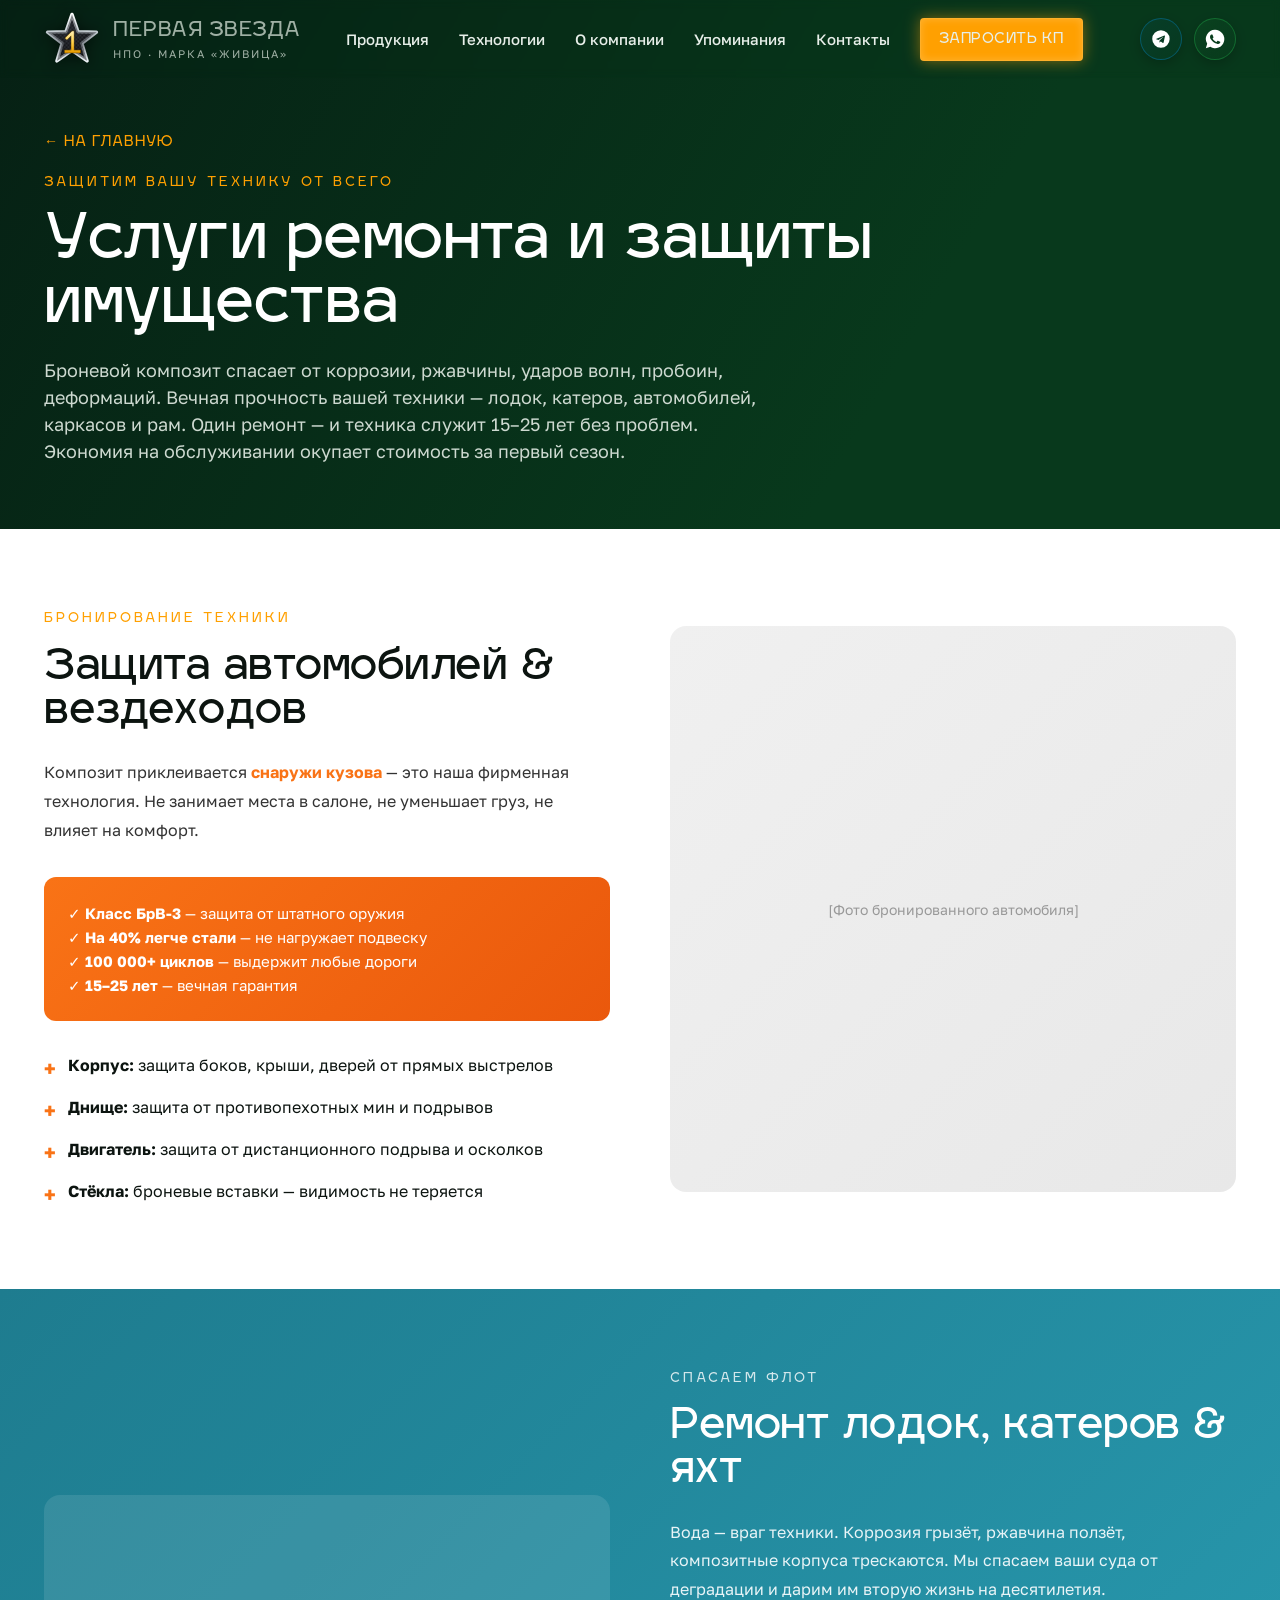
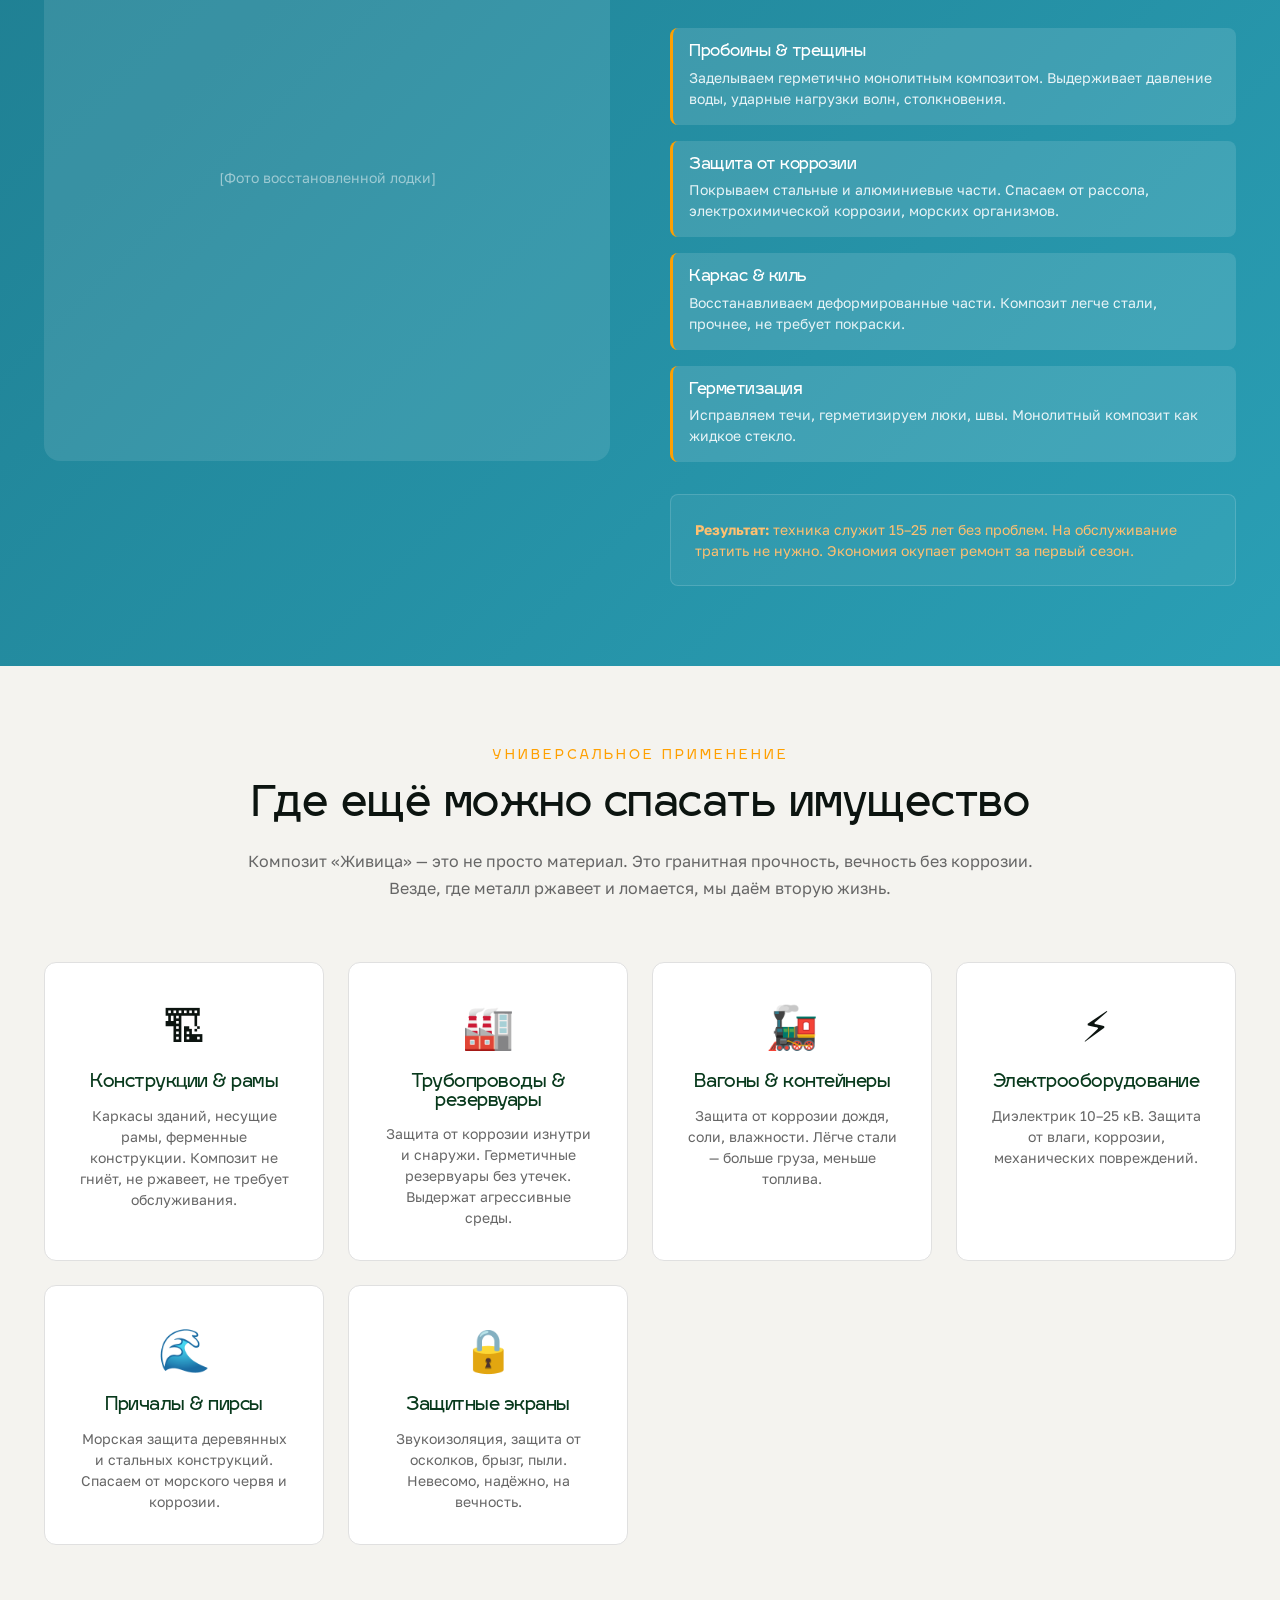
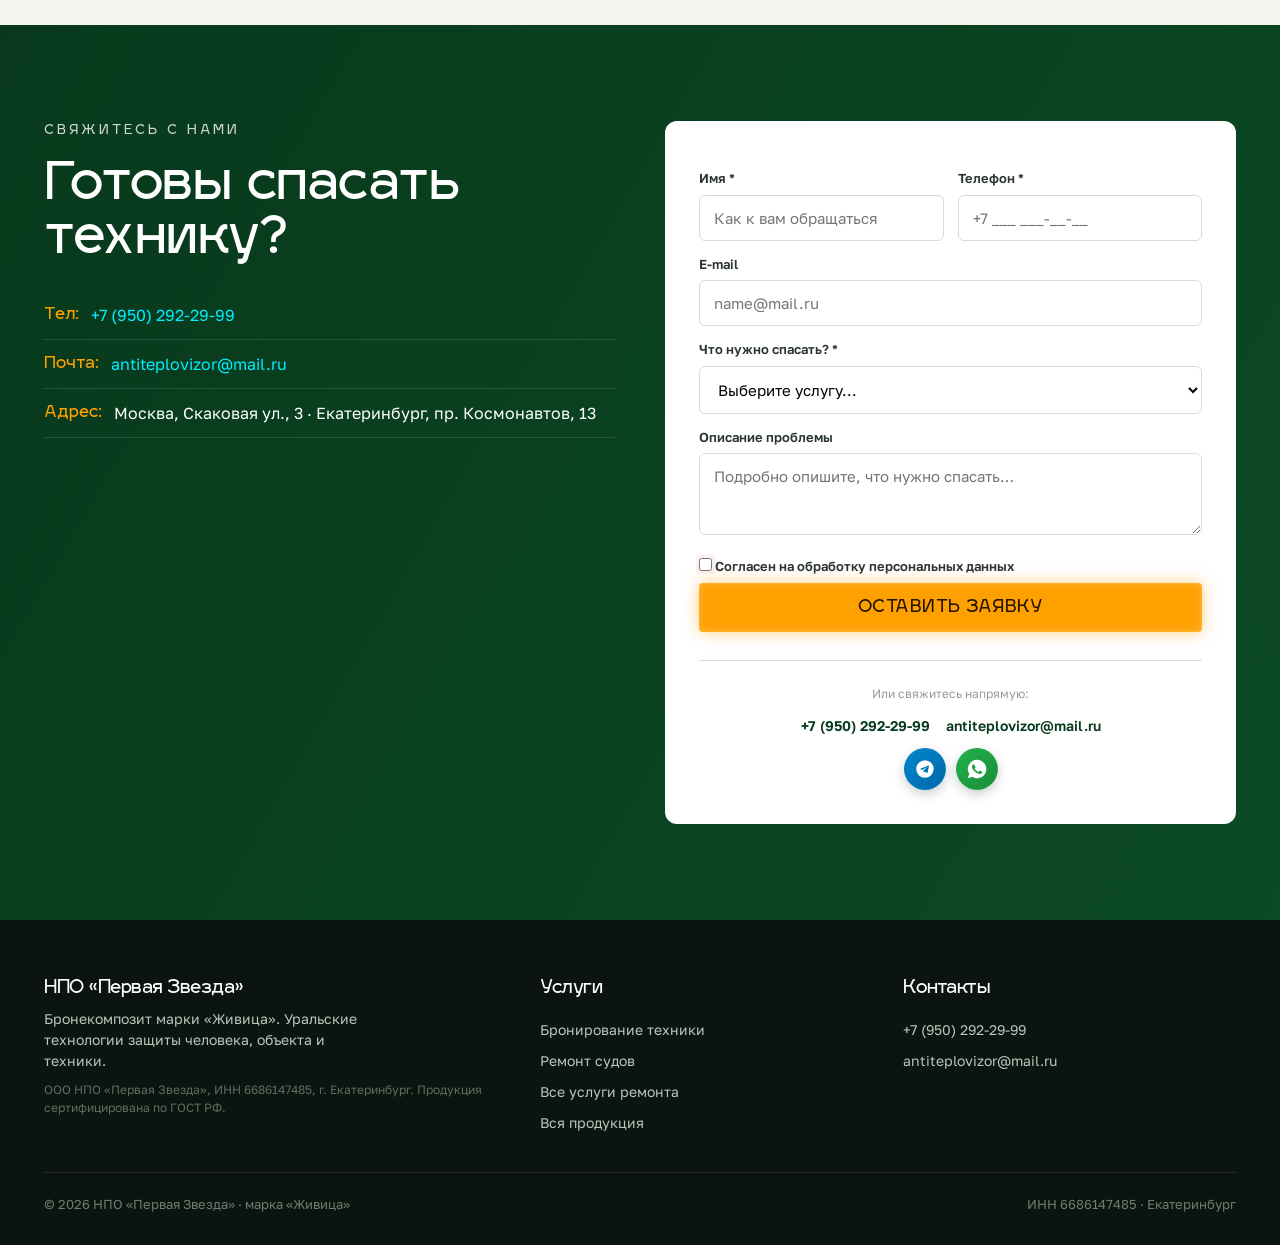
<file: repair-services.html>
<!doctype html>
<html lang="ru">
<head>
<meta charset="utf-8">
<meta name="viewport" content="width=device-width, initial-scale=1">
<title>Услуги ремонта и защиты техники композитом — вечная прочность | НПО Первая Звезда</title>
<meta name="description" content="Услуги ремонта и защиты: бронирование техники, ремонт лодок, защита от коррозии, восстановление каркасов. Композит Живица — вечная прочность без ржавчины.">
<link rel="shortcut icon" href="img/ab_shlem.png">
<link rel="stylesheet" href="css/site.css">
</head>
<body>

<header id="hdr">
  <div class="wrap nav">
    <a class="brand" href="index.html">
      <svg class="logo" viewBox="0 0 100 100" xmlns="http://www.w3.org/2000/svg">
        <defs>
          <pattern id="carbon" width="7" height="7" patternUnits="userSpaceOnUse"><rect width="7" height="7" fill="#0c0d0f"/><rect width="3.5" height="3.5" fill="#2f323a"/><rect x="3.5" y="3.5" width="3.5" height="3.5" fill="#2f323a"/></pattern>
          <radialGradient id="carbonbg" cx="42%" cy="34%" r="75%"><stop offset="0" stop-color="#33363d"/><stop offset="1" stop-color="#0a0b0d"/></radialGradient>
          <linearGradient id="silver" x1="0" y1="0" x2="0" y2="1"><stop offset="0" stop-color="#fff"/><stop offset=".35" stop-color="#c9d0d6"/><stop offset=".62" stop-color="#878e95"/><stop offset="1" stop-color="#eef3f7"/></linearGradient>
          <linearGradient id="gold" x1="0" y1="0" x2="0" y2="1"><stop offset="0" stop-color="#fff3c0"/><stop offset=".4" stop-color="#ffd24a"/><stop offset=".72" stop-color="#e89c00"/><stop offset="1" stop-color="#9c6500"/></linearGradient>
        </defs>
        <path d="M50 6 L60.9 37 L93.7 37.8 L67.6 57.7 L77 89.2 L50 70.5 L23 89.2 L32.4 57.7 L6.3 37.8 L39.1 37 Z" fill="url(#carbonbg)" stroke="url(#silver)" stroke-width="6" stroke-linejoin="round"/>
        <path d="M50 6 L60.9 37 L93.7 37.8 L67.6 57.7 L77 89.2 L50 70.5 L23 89.2 L32.4 57.7 L6.3 37.8 L39.1 37 Z" fill="url(#carbon)" opacity=".5"/>
        <text x="50" y="75" text-anchor="middle" font-family="'Igra Sans',sans-serif" font-weight="700" font-size="54" fill="url(#gold)" stroke="#5e3f00" stroke-width="0.7">1</text>
      </svg>
      <span><b>ПЕРВАЯ ЗВЕЗДА</b><span>НПО · марка «Живица»</span></span>
    </a>
    <nav class="menu" id="menu">
      <a href="index.html#products">Продукция</a>
      <a href="index.html#usp">Технологии</a>
      <a href="index.html#about">О компании</a>
      <a href="index.html#media">Упоминания</a>
      <a href="#cta">Контакты</a>
      <a href="#cta" class="btn btn-amber" style="padding:10px 18px;font-size:14px">Запросить КП</a>
    </nav>
    <div class="hsocial">
      <a href="https://t.me/Edian1" target="_blank" aria-label="Telegram"><svg viewBox="0 0 24 24"><path fill="currentColor" d="M11.94 2.5a9.5 9.5 0 1 0 0 19 9.5 9.5 0 0 0 0-19Zm4.36 6.53-1.46 6.88c-.11.49-.4.61-.81.38l-2.24-1.65-1.08 1.04c-.12.12-.22.22-.45.22l.16-2.28 4.15-3.75c.18-.16-.04-.25-.28-.09l-5.13 3.23-2.21-.69c-.48-.15-.49-.48.1-.71l8.64-3.33c.4-.15.75.09.62.7Z"/></svg></a>
      <a href="https://wa.me/79502922999" target="_blank" aria-label="WhatsApp"><svg viewBox="0 0 24 24"><path fill="currentColor" d="M12 2a10 10 0 0 0-8.5 15.2L2 22l4.9-1.5A10 10 0 1 0 12 2Zm5.6 14.1c-.24.66-1.4 1.27-1.92 1.3-.49.04-.97.2-3.3-.7-2.78-1.1-4.55-3.9-4.69-4.08-.13-.18-1.12-1.49-1.12-2.84s.71-2.01.96-2.29c.25-.27.55-.34.73-.34.18 0 .37 0 .53.01.17.01.4-.06.62.48.24.58.82 2.02.9 2.17.07.15.12.32.02.5-.1.18-.15.3-.3.46-.15.17-.31.38-.44.5-.14.14-.29.28-.13.55.17.27.74 1.2 1.58 1.95 1.08.96 1.99 1.26 2.27 1.4.27.13.43.11.59-.07.16-.18.68-.79.86-1.06.18-.27.36-.22.6-.13.25.09 1.58.74 1.85.88.27.13.45.2.52.31.07.12.07.66-.17 1.32Z"/></svg></a>
    </div>
    <button class="burger" id="burger"><span></span><span></span><span></span></button>
  </div>
</header>

<section class="phero">
  <div class="wrap">
    <a class="back" href="index.html">← На главную</a>
    <div class="eyebrow">Защитим вашу технику от всего</div>
    <h1>Услуги ремонта и защиты имущества</h1>
    <p>Броневой композит спасает от коррозии, ржавчины, ударов волн, пробоин, деформаций. Вечная прочность вашей техники — лодок, катеров, автомобилей, каркасов и рам. Один ремонт — и техника служит 15–25 лет без проблем. Экономия на обслуживании окупает стоимость за первый сезон.</p>
  </div>
</section>

<!-- Бронирование авто -->
<section class="sec" style="background:#fff;padding:80px 0">
  <div class="wrap">
    <div style="display:grid;grid-template-columns:1fr 1fr;gap:60px;align-items:center">
      <div>
        <div class="eyebrow">Бронирование техники</div>
        <h2 style="font-size:42px;margin-bottom:24px">Защита автомобилей & вездеходов</h2>
        <p style="font-size:16px;line-height:1.8;margin-bottom:24px;color:#333">Композит приклеивается <strong style="color:#f97316">снаружи кузова</strong> — это наша фирменная технология. Не занимает места в салоне, не уменьшает груз, не влияет на комфорт.</p>

        <div style="margin:32px 0;padding:24px;background:linear-gradient(135deg,#f97316,#ea580c);border-radius:12px;color:#fff">
          <p style="margin:0;font-size:15px;line-height:1.6"><strong>✓ Класс БрВ-3</strong> — защита от штатного оружия<br><strong>✓ На 40% легче стали</strong> — не нагружает подвеску<br><strong>✓ 100 000+ циклов</strong> — выдержит любые дороги<br><strong>✓ 15–25 лет</strong> — вечная гарантия</p>
        </div>

        <ul style="list-style:none;padding:0;margin:0">
          <li style="margin-bottom:12px;display:flex;gap:12px;align-items:flex-start">
            <span style="color:#f97316;font-weight:700;font-size:20px">+</span>
            <span><strong>Корпус:</strong> защита боков, крыши, дверей от прямых выстрелов</span>
          </li>
          <li style="margin-bottom:12px;display:flex;gap:12px;align-items:flex-start">
            <span style="color:#f97316;font-weight:700;font-size:20px">+</span>
            <span><strong>Днище:</strong> защита от противопехотных мин и подрывов</span>
          </li>
          <li style="margin-bottom:12px;display:flex;gap:12px;align-items:flex-start">
            <span style="color:#f97316;font-weight:700;font-size:20px">+</span>
            <span><strong>Двигатель:</strong> защита от дистанционного подрыва и осколков</span>
          </li>
          <li style="display:flex;gap:12px;align-items:flex-start">
            <span style="color:#f97316;font-weight:700;font-size:20px">+</span>
            <span><strong>Стёкла:</strong> броневые вставки — видимость не теряется</span>
          </li>
        </ul>
      </div>

      <div style="text-align:center">
        <div style="background:linear-gradient(135deg,#f0f0f0,#e8e8e8);border-radius:16px;padding:40px;aspect-ratio:1/1;display:flex;align-items:center;justify-content:center;font-size:14px;color:#999">
          [Фото бронированного автомобиля]
        </div>
      </div>
    </div>
  </div>
</section>

<!-- Ремонт судов -->
<section class="sec" style="background:linear-gradient(135deg,#1e7c8f,#2a9fb5);color:#fff;padding:80px 0">
  <div class="wrap">
    <div style="display:grid;grid-template-columns:1fr 1fr;gap:60px;align-items:center">
      <div style="text-align:center">
        <div style="background:rgba(255,255,255,.1);border-radius:16px;padding:40px;aspect-ratio:1/1;display:flex;align-items:center;justify-content:center;font-size:14px;color:rgba(255,255,255,.5)">
          [Фото восстановленной лодки]
        </div>
      </div>

      <div>
        <div class="eyebrow" style="color:rgba(255,255,255,.8)">Спасаем флот</div>
        <h2 style="color:#fff;margin-bottom:24px;font-size:42px">Ремонт лодок, катеров & яхт</h2>
        <p style="font-size:16px;line-height:1.8;margin-bottom:24px;color:#e8f4f7">Вода — враг техники. Коррозия грызёт, ржавчина ползёт, композитные корпуса трескаются. Мы спасаем ваши суда от деградации и дарим им вторую жизнь на десятилетия.</p>

        <div style="display:grid;gap:16px;margin-bottom:32px">
          <div style="background:rgba(255,255,255,.12);padding:16px;border-radius:8px;border-left:3px solid #ffa001">
            <h4 style="margin:0 0 6px;color:#fff">Пробоины & трещины</h4>
            <p style="margin:0;font-size:14px;color:#e8f4f7">Заделываем герметично монолитным композитом. Выдерживает давление воды, ударные нагрузки волн, столкновения.</p>
          </div>

          <div style="background:rgba(255,255,255,.12);padding:16px;border-radius:8px;border-left:3px solid #ffa001">
            <h4 style="margin:0 0 6px;color:#fff">Защита от коррозии</h4>
            <p style="margin:0;font-size:14px;color:#e8f4f7">Покрываем стальные и алюминиевые части. Спасаем от рассола, электрохимической коррозии, морских организмов.</p>
          </div>

          <div style="background:rgba(255,255,255,.12);padding:16px;border-radius:8px;border-left:3px solid #ffa001">
            <h4 style="margin:0 0 6px;color:#fff">Каркас & киль</h4>
            <p style="margin:0;font-size:14px;color:#e8f4f7">Восстанавливаем деформированные части. Композит легче стали, прочнее, не требует покраски.</p>
          </div>

          <div style="background:rgba(255,255,255,.12);padding:16px;border-radius:8px;border-left:3px solid #ffa001">
            <h4 style="margin:0 0 6px;color:#fff">Герметизация</h4>
            <p style="margin:0;font-size:14px;color:#e8f4f7">Исправляем течи, герметизируем люки, швы. Монолитный композит как жидкое стекло.</p>
          </div>
        </div>

        <div style="padding:24px;background:rgba(255,255,255,.05);border-radius:8px;border:1px solid rgba(255,255,255,.15)">
          <p style="margin:0;font-size:14px;color:#ffc070"><strong>Результат:</strong> техника служит 15–25 лет без проблем. На обслуживание тратить не нужно. Экономия окупает ремонт за первый сезон.</p>
        </div>
      </div>
    </div>
  </div>
</section>

<!-- Защита имущества -->
<section class="sec" style="background:#f4f3ef;padding:80px 0">
  <div class="wrap">
    <div style="text-align:center;margin-bottom:60px">
      <div class="eyebrow">Универсальное применение</div>
      <h2 style="font-size:42px;margin-bottom:20px">Где ещё можно спасать имущество</h2>
      <p style="font-size:16px;color:#666;max-width:800px;margin:0 auto;line-height:1.7">Композит «Живица» — это не просто материал. Это гранитная прочность, вечность без коррозии. Везде, где металл ржавеет и ломается, мы даём вторую жизнь.</p>
    </div>

    <div style="display:grid;grid-template-columns:repeat(auto-fit,minmax(260px,1fr));gap:24px">
      <div style="background:#fff;border:1.5px solid #e0e0e0;border-radius:12px;padding:32px;transition:.3s;text-align:center">
        <div style="font-size:42px;margin-bottom:16px">🏗</div>
        <h3 style="margin:0 0 12px;font-size:18px;color:var(--green)">Конструкции & рамы</h3>
        <p style="margin:0;font-size:14px;color:#666">Каркасы зданий, несущие рамы, ферменные конструкции. Композит не гниёт, не ржавеет, не требует обслуживания.</p>
      </div>

      <div style="background:#fff;border:1.5px solid #e0e0e0;border-radius:12px;padding:32px;transition:.3s;text-align:center">
        <div style="font-size:42px;margin-bottom:16px">🏭</div>
        <h3 style="margin:0 0 12px;font-size:18px;color:var(--green)">Трубопроводы & резервуары</h3>
        <p style="margin:0;font-size:14px;color:#666">Защита от коррозии изнутри и снаружи. Герметичные резервуары без утечек. Выдержат агрессивные среды.</p>
      </div>

      <div style="background:#fff;border:1.5px solid #e0e0e0;border-radius:12px;padding:32px;transition:.3s;text-align:center">
        <div style="font-size:42px;margin-bottom:16px">🚂</div>
        <h3 style="margin:0 0 12px;font-size:18px;color:var(--green)">Вагоны & контейнеры</h3>
        <p style="margin:0;font-size:14px;color:#666">Защита от коррозии дождя, соли, влажности. Лёгче стали — больше груза, меньше топлива.</p>
      </div>

      <div style="background:#fff;border:1.5px solid #e0e0e0;border-radius:12px;padding:32px;transition:.3s;text-align:center">
        <div style="font-size:42px;margin-bottom:16px">⚡</div>
        <h3 style="margin:0 0 12px;font-size:18px;color:var(--green)">Электрооборудование</h3>
        <p style="margin:0;font-size:14px;color:#666">Диэлектрик 10–25 кВ. Защита от влаги, коррозии, механических повреждений.</p>
      </div>

      <div style="background:#fff;border:1.5px solid #e0e0e0;border-radius:12px;padding:32px;transition:.3s;text-align:center">
        <div style="font-size:42px;margin-bottom:16px">🌊</div>
        <h3 style="margin:0 0 12px;font-size:18px;color:var(--green)">Причалы & пирсы</h3>
        <p style="margin:0;font-size:14px;color:#666">Морская защита деревянных и стальных конструкций. Спасаем от морского червя и коррозии.</p>
      </div>

      <div style="background:#fff;border:1.5px solid #e0e0e0;border-radius:12px;padding:32px;transition:.3s;text-align:center">
        <div style="font-size:42px;margin-bottom:16px">🔒</div>
        <h3 style="margin:0 0 12px;font-size:18px;color:var(--green)">Защитные экраны</h3>
        <p style="margin:0;font-size:14px;color:#666">Звукоизоляция, защита от осколков, брызг, пыли. Невесомо, надёжно, на вечность.</p>
      </div>
    </div>
  </div>
</section>

<!-- CTA -->
<section class="sec cta" id="cta" style="background:linear-gradient(120deg,var(--green) 0%,var(--green-2) 100%);color:#fff;padding:96px 0">
  <div class="wrap cta-grid">
    <div>
      <div class="eyebrow" style="color:rgba(255,255,255,.8)">Свяжитесь с нами</div>
      <h2 style="color:#fff">Готовы спасать технику?</h2>
      <ul style="list-style:none;margin-top:24px;padding:0">
        <li style="padding:12px 0;border-bottom:1px solid rgba(255,255,255,.12)"><b>Тел:</b> <a href="tel:+79502922999" style="color:#00EFFF">+7 (950) 292-29-99</a></li>
        <li style="padding:12px 0;border-bottom:1px solid rgba(255,255,255,.12)"><b>Почта:</b> <a href="mailto:antiteplovizor@mail.ru" style="color:#00EFFF">antiteplovizor@mail.ru</a></li>
        <li style="padding:12px 0"><b>Адрес:</b> Москва, Скаковая ул., 3 · Екатеринбург, пр. Космонавтов, 13</li>
      </ul>
    </div>
    <form class="form" onsubmit="return sendLead(event)">
      <div class="row">
        <div><label>Имя *</label><input name="name" required placeholder="Как к вам обращаться"></div>
        <div><label>Телефон *</label><input name="phone" required placeholder="+7 ___ ___-__-__"></div>
      </div>
      <label>E-mail</label>
      <input type="email" name="email" placeholder="name@mail.ru">
      <input type="hidden" name="product" value="Услуги ремонта и защиты">
      <label>Что нужно спасать? *</label>
      <select name="service" required style="width:100%;padding:13px 14px;border:1.5px solid #d6ddd6;border-radius:6px;font-family:inherit;font-size:15px">
        <option value="">Выберите услугу...</option>
        <option value="Бронирование автомобиля">Бронирование автомобиля</option>
        <option value="Ремонт лодки/катера">Ремонт лодки/катера</option>
        <option value="Защита от коррозии">Защита от коррозии</option>
        <option value="Восстановление каркаса/рамы">Восстановление каркаса/рамы</option>
        <option value="Герметизация">Герметизация</option>
        <option value="Другое">Другое</option>
      </select>
      <label>Описание проблемы</label>
      <textarea name="msg" rows="3" placeholder="Подробно опишите, что нужно спасать…"></textarea>
      <input type="text" name="website" tabindex="-1" autocomplete="off" aria-hidden="true" style="position:absolute;left:-9999px;width:1px;height:1px;opacity:0">
      <label class="consent"><input type="checkbox" required> Согласен на обработку персональных данных</label>
      <button class="btn btn-amber" style="width:100%;justify-content:center" type="submit">Оставить заявку</button>
      <div style="margin-top:28px;padding-top:24px;border-top:1px solid #ddd;text-align:center">
        <p style="font-size:12px;color:#999;margin-bottom:12px">Или свяжитесь напрямую:</p>
        <div style="display:flex;gap:16px;align-items:center;justify-content:center;flex-wrap:wrap;margin-bottom:12px">
          <a href="tel:+79502922999" style="color:var(--green);font-weight:600;text-decoration:none;font-size:14px">+7 (950) 292-29-99</a>
          <a href="mailto:antiteplovizor@mail.ru" style="color:var(--green);font-weight:600;text-decoration:none;font-size:14px">antiteplovizor@mail.ru</a>
        </div>
        <div style="display:flex;gap:10px;justify-content:center">
          <a href="https://t.me/Edian1" target="_blank" class="social-icon" aria-label="Telegram"><svg viewBox="0 0 24 24"><path fill="currentColor" d="M11.94 2.5a9.5 9.5 0 1 0 0 19 9.5 9.5 0 0 0 0-19Zm4.36 6.53-1.46 6.88c-.11.49-.4.61-.81.38l-2.24-1.65-1.08 1.04c-.12.12-.22.22-.45.22l.16-2.28 4.15-3.75c.18-.16-.04-.25-.28-.09l-5.13 3.23-2.21-.69c-.48-.15-.49-.48.1-.71l8.64-3.33c.4-.15.75.09.62.7Z"/></svg></a>
          <a href="https://wa.me/79502922999" target="_blank" class="social-icon" aria-label="WhatsApp"><svg viewBox="0 0 24 24"><path fill="currentColor" d="M12 2a10 10 0 0 0-8.5 15.2L2 22l4.9-1.5A10 10 0 1 0 12 2Zm5.6 14.1c-.24.66-1.4 1.27-1.92 1.3-.49.04-.97.2-3.3-.7-2.78-1.1-4.55-3.9-4.69-4.08-.13-.18-1.12-1.49-1.12-2.84s.71-2.01.96-2.29c.25-.27.55-.34.73-.34.18 0 .37 0 .53.01.17.01.4-.06.62.48.24.58.82 2.02.9 2.17.07.15.12.32.02.5-.1.18-.15.3-.3.46-.15.17-.31.38-.44.5-.14.14-.29.28-.13.55.17.27.74 1.2 1.58 1.95 1.08.96 1.99 1.26 2.27 1.4.27.13.43.11.59-.07.16-.18.68-.79.86-1.06.18-.27.36-.22.6-.13.25.09 1.58.74 1.85.88.27.13.45.2.52.31.07.12.07.66-.17 1.32Z"/></svg></a>
        </div>
      </div>
    </form>
  </div>
</section>

<footer>
  <div class="wrap">
    <div class="foot-grid">
      <div>
        <h4 style="margin-bottom:10px">НПО «Первая Звезда»</h4>
        <p style="font-size:14px;max-width:320px">Бронекомпозит марки «Живица». Уральские технологии защиты человека, объекта и техники.</p>
        <p class="disclaimer">ООО НПО «Первая Звезда», ИНН 6686147485, г. Екатеринбург. Продукция сертифицирована по ГОСТ РФ.</p>
      </div>
      <div>
        <h4>Услуги</h4>
        <a href="armored-vehicles.html">Бронирование техники</a>
        <a href="vessels.html">Ремонт судов</a>
        <a href="repair-services.html">Все услуги ремонта</a>
        <a href="index.html#products">Вся продукция</a>
      </div>
      <div>
        <h4>Контакты</h4>
        <a href="tel:+79502922999">+7 (950) 292-29-99</a>
        <a href="mailto:antiteplovizor@mail.ru">antiteplovizor@mail.ru</a>
      </div>
    </div>
    <div class="foot-bot"><span>© 2026 НПО «Первая Звезда» · марка «Живица»</span><span>ИНН 6686147485 · Екатеринбург</span></div>
  </div>
</footer>

<script src="js/site.js"></script>
<script src="js/protection.js"></script>
</body>
</html>
</file>
<file: css/site.css>
/* ===== ФИРМЕННЫЕ ШРИФТЫ ===== */
@font-face{font-family:'Igra Sans';src:url('../font/IgraSans.otf') format('opentype');font-weight:400 900;font-display:swap}
@font-face{font-family:'Golos';src:url('../font/GolosText-Regular.ttf') format('truetype');font-weight:400;font-display:swap}
@font-face{font-family:'Golos';src:url('../font/GolosText-Medium.ttf') format('truetype');font-weight:500;font-display:swap}
@font-face{font-family:'Golos';src:url('../font/GolosText-SemiBold.ttf') format('truetype');font-weight:600;font-display:swap}
@font-face{font-family:'Golos';src:url('../font/GolosText-Bold.ttf') format('truetype');font-weight:700;font-display:swap}

:root{
  --green:#08391C; --green-2:#0c4a25; --green-3:#1e3427;
  --amber:#ffa001; --sage:#596955;
  --ink:#0c1410; --paper:#f4f3ef; --white:#fff;
  --muted:#9fb0a4;
  --maxw:1240px;
}
*{box-sizing:border-box;margin:0;padding:0;-webkit-user-select:none;-moz-user-select:none;-ms-user-select:none;user-select:none}
textarea,input{-webkit-user-select:text!important;-moz-user-select:text!important;-ms-user-select:text!important;user-select:text!important}
html{scroll-behavior:smooth}
body{font-family:'Golos',system-ui,sans-serif;color:var(--ink);background:var(--paper);line-height:1.5}
h1,h2,h3,h4,.dis{font-family:'Igra Sans','Golos',sans-serif;font-weight:400;line-height:1.04;letter-spacing:-.5px}
img{max-width:100%;display:block}
a{color:inherit;text-decoration:none}
.wrap{max-width:var(--maxw);margin:0 auto;padding:0 24px}
.amber{color:var(--amber)}
.btn{display:inline-flex;align-items:center;gap:10px;font-family:'Igra Sans',sans-serif;font-size:17px;padding:15px 28px;border-radius:4px;border:0;cursor:pointer;transition:.18s;text-transform:uppercase;letter-spacing:.5px}
.btn-amber{background:var(--amber);color:#241400;box-shadow:0 0 15px rgba(255,160,1,.5),inset 0 0 8px rgba(255,255,255,.2);font-weight:600;border:1px solid rgba(255,200,100,.4)}
.btn-amber:hover{filter:brightness(1.12);transform:translateY(-3px);box-shadow:0 0 28px rgba(255,160,1,.8),inset 0 0 12px rgba(255,255,255,.3)}
.btn-ghost{background:transparent;color:var(--white);border:1.5px solid rgba(255,255,255,.35)}
.btn-ghost:hover{border-color:var(--amber);color:var(--amber)}
.btn-dark{background:linear-gradient(135deg,var(--green),var(--green-2));color:#fff;box-shadow:0 0 18px rgba(8,100,50,.6);border:1px solid rgba(0,200,120,.5);font-weight:600}
.btn-dark:hover{background:linear-gradient(135deg,var(--green-2),var(--green));transform:translateY(-3px);box-shadow:0 0 32px rgba(0,200,120,.8),inset 0 0 20px rgba(255,255,255,.15)}
.btn-neon{background:transparent;color:#00EFFF;border:2px solid #00EFFF;box-shadow:0 0 14px rgba(0,239,255,.6),inset 0 0 12px rgba(0,239,255,.15);font-weight:700;letter-spacing:0.5px}
.btn-neon:hover{background:rgba(0,239,255,.12);box-shadow:0 0 26px rgba(0,239,255,.9),inset 0 0 26px rgba(0,239,255,.4);transform:translateY(-3px);text-shadow:0 0 10px rgba(0,239,255,.6)}
.eyebrow{font-family:'Igra Sans',sans-serif;text-transform:uppercase;letter-spacing:3px;font-size:13px;color:var(--amber);margin-bottom:18px}
.sec{padding:96px 0}
.sec h2{font-size:clamp(30px,4.4vw,52px)}
.lead{font-size:18px;color:#3a463e;max-width:680px}

/* ===== HEADER ===== */
header{position:fixed;top:0;left:0;right:0;z-index:50;background:rgba(8,57,28,.02);transition:.25s;backdrop-filter:blur(4px)}
header.scrolled{background:rgba(7,28,17,.98);backdrop-filter:blur(12px);box-shadow:0 8px 40px rgba(0,0,0,.45);border-bottom:1px solid rgba(0,200,120,.15)}
.nav{display:flex;align-items:center;justify-content:space-between;height:78px}
.brand{display:flex;align-items:center;gap:13px;color:#fff}
.logo{width:56px;height:56px;display:block;flex:0 0 auto;filter:drop-shadow(0 2px 7px rgba(0,0,0,.55))}
.logo .shine{animation:shineSweep 5s ease-in-out infinite}
@keyframes shineSweep{0%,100%{transform:translateX(-30px)}55%,72%{transform:translateX(95px)}}
.brand b{font-family:'Igra Sans',sans-serif;font-weight:400;font-size:20px;letter-spacing:.5px}
.brand span{display:block;font-size:11px;letter-spacing:2px;color:var(--muted);text-transform:uppercase}
.menu{display:flex;gap:30px;align-items:center}
.menu a{color:#e7efe9;font-size:15px;font-weight:500;transition:.15s}
.menu a:hover{color:var(--amber)}
/* Выпадающее меню продуктов */
.menu-dropdown{position:relative}
.menu-dropdown>a{display:flex;align-items:center;gap:6px}
.menu-dropdown>a::after{content:'▼';font-size:10px;transition:.2s}
.menu-dropdown:hover>a::after{transform:rotate(180deg)}
.submenu{position:absolute;top:100%;left:0;background:rgba(8,57,28,.98);backdrop-filter:blur(12px);border:1px solid rgba(0,150,255,.3);border-radius:6px;min-width:250px;margin-top:8px;padding:12px 0;z-index:100;opacity:0;pointer-events:none;transform:translateY(-8px);transition:.2s}
.menu-dropdown:hover .submenu,.submenu:hover{opacity:1;pointer-events:auto;transform:translateY(0)}
.submenu a{display:block;padding:10px 18px;color:#cdd9d0;font-size:14px;transition:.15s;border-left:3px solid transparent}
.submenu a:hover{background:rgba(0,150,255,.15);color:var(--amber);border-left-color:var(--amber)}
.burger{display:none;flex-direction:column;gap:5px;background:none;border:0;cursor:pointer;padding:8px}
.burger span{width:26px;height:2px;background:#fff;display:block}
/* соц-иконки (всегда видны) */
.hsocial{display:flex;gap:12px;align-items:center;margin-left:12px}
.hsocial a{width:42px;height:42px;border-radius:50%;background:linear-gradient(135deg,rgba(255,255,255,.08),rgba(255,255,255,.02));border:1.5px solid rgba(255,255,255,.25);display:flex;align-items:center;justify-content:center;transition:.2s ease;color:#fff;box-shadow:0 4px 12px rgba(0,0,0,.2);position:relative;overflow:hidden}
.hsocial a::before{content:'';position:absolute;inset:0;background:linear-gradient(45deg,transparent,rgba(255,255,255,.1),transparent);transform:translateX(-100%);animation:shimmer 3s infinite}
@keyframes shimmer{100%{transform:translateX(100%)}}
.hsocial a[href*="t.me"]{border-color:rgba(0,136,204,.4);background:linear-gradient(135deg,rgba(0,136,204,.08),rgba(0,136,204,.02))}
.hsocial a[href*="t.me"]:hover{background:linear-gradient(135deg,#0088cc,#0066aa);border-color:#00EFFF;box-shadow:0 0 20px rgba(0,136,204,.6),0 4px 12px rgba(0,0,0,.3);transform:translateY(-2px)}
.hsocial a[href*="wa.me"]{border-color:rgba(34,177,76,.4);background:linear-gradient(135deg,rgba(34,177,76,.08),rgba(34,177,76,.02))}
.hsocial a[href*="wa.me"]:hover{background:linear-gradient(135deg,#22b14c,#1a8c3a);border-color:#00EFFF;box-shadow:0 0 20px rgba(34,177,76,.6),0 4px 12px rgba(0,0,0,.3);transform:translateY(-2px)}
.hsocial svg{width:22px;height:22px;fill:currentColor;display:block;position:relative;z-index:1}

/* ===== СОЦИАЛЬНЫЕ ИКОНКИ ВЕЗДЕ ===== */
.social-icon{width:42px;height:42px;border-radius:50%;background:linear-gradient(135deg,rgba(255,255,255,.08),rgba(255,255,255,.02));border:1.5px solid rgba(255,255,255,.25);display:flex;align-items:center;justify-content:center;transition:.2s ease;color:#fff;box-shadow:0 4px 12px rgba(0,0,0,.2);position:relative;overflow:hidden}
.social-icon::before{content:'';position:absolute;inset:0;background:linear-gradient(45deg,transparent,rgba(255,255,255,.1),transparent);transform:translateX(-100%);animation:shimmer 3s infinite}
.social-icon[href*="t.me"]{border-color:rgba(0,136,204,.4);background:linear-gradient(135deg,#0088cc,#0066aa)}
.social-icon[href*="t.me"]:hover{background:linear-gradient(135deg,#0088cc,#0066aa);border-color:#00EFFF;box-shadow:0 0 20px rgba(0,136,204,.6),0 4px 12px rgba(0,0,0,.3);transform:translateY(-2px)}
.social-icon[href*="wa.me"]{border-color:rgba(34,177,76,.4);background:linear-gradient(135deg,#22b14c,#1a8c3a)}
.social-icon[href*="wa.me"]:hover{background:linear-gradient(135deg,#22b14c,#1a8c3a);border-color:#00EFFF;box-shadow:0 0 20px rgba(34,177,76,.6),0 4px 12px rgba(0,0,0,.3);transform:translateY(-2px)}
.social-icon svg{width:22px;height:22px;fill:currentColor;display:block;position:relative;z-index:1}

/* ===== HERO (главная) ===== */
.hero{position:relative;min-height:100vh;display:flex;align-items:center;color:#fff;
  background:linear-gradient(120deg,rgba(6,26,15,.96) 0%,rgba(8,57,28,.72) 45%,rgba(8,57,28,.25) 100%),url('../img/main_fon.png') center/cover no-repeat,var(--green)}
.hero-grid{display:grid;grid-template-columns:1.1fr .9fr;gap:40px;align-items:center;width:100%;padding-top:90px}
.hero h1{font-size:clamp(40px,6.4vw,82px);margin:14px 0 22px}
.hero h1 em{font-style:normal;color:var(--amber)}
.hero p{font-size:19px;color:#cdd9d0;max-width:520px;margin-bottom:34px}
.hero-cta{display:flex;gap:14px;flex-wrap:wrap}
.hero-shlem{position:relative}
.hero-shlem img{filter:drop-shadow(0 30px 50px rgba(0,0,0,.55));width:100%}
.hero-badges{display:flex;gap:26px;margin-top:46px;flex-wrap:wrap}
.hero-badges div{border-left:2px solid var(--amber);padding-left:14px}
.hero-badges b{font-family:'Igra Sans',sans-serif;font-size:30px;display:block}
.hero-badges small{color:var(--muted);font-size:13px}

/* ===== PAGE HERO (вкладки) ===== */
.phero{background:linear-gradient(120deg,#062014 0%,var(--green) 70%);color:#fff;padding:128px 0 64px}
.phero .back{display:inline-flex;align-items:center;gap:8px;color:var(--amber);font-family:'Igra Sans',sans-serif;font-size:14px;text-transform:uppercase;letter-spacing:1px;margin-bottom:20px}
.phero h1{font-size:clamp(34px,5.2vw,62px)}
.phero p{color:#cdd9d0;font-size:18px;max-width:720px;margin-top:18px}
.psec{padding:72px 0}

/* ===== ПРОДУКТЫ ===== */
.products{background:var(--paper)}
.prod-grid{display:grid;grid-template-columns:repeat(3,1fr);gap:20px;margin-top:48px}
.card{position:relative;border-radius:8px;overflow:hidden;min-height:300px;display:flex;flex-direction:column;justify-content:flex-end;
  background:var(--green);color:#fff;padding:26px;transition:.2s;border:1px solid rgba(0,0,0,.06)}
.card:hover{transform:translateY(-6px);box-shadow:0 24px 50px rgba(8,57,28,.28)}
.card .bg{position:absolute;inset:0;z-index:0;background-size:cover;background-position:center;opacity:.9}
.card .ov{position:absolute;inset:0;z-index:1;background:linear-gradient(180deg,rgba(6,26,15,.15) 0%,rgba(6,26,15,.92) 92%)}
.card>*{position:relative;z-index:2}
.card-icon{animation:float 3s ease-in-out infinite}
@keyframes float{0%,100%{transform:translateY(0px)}50%{transform:translateY(-8px)}}
.card h3{font-size:25px;margin-bottom:8px;text-shadow:0 2px 8px rgba(0,0,0,.3)}
.card p{font-size:14px;color:#cfdcd2;margin-bottom:16px;text-shadow:0 1px 4px rgba(0,0,0,.2)}
.card .more{font-family:'Igra Sans',sans-serif;color:var(--amber);text-transform:uppercase;letter-spacing:1px;font-size:13px;text-shadow:0 1px 3px rgba(0,0,0,.2)}
.card.soon::after{content:'скоро';position:absolute;top:16px;right:16px;z-index:3;background:var(--amber);color:#241400;font-size:11px;font-weight:700;padding:4px 9px;border-radius:3px;letter-spacing:1px;text-transform:uppercase;font-family:'Golos'}

/* ===== УТП ===== */
.usp{background:var(--green);color:#fff}
.usp-grid{display:grid;grid-template-columns:1fr 1fr;gap:20px;margin-top:48px}
.usp-card{position:relative;background:#0a1a10;border:1px solid rgba(255,255,255,.07);border-top:3px solid var(--amber);border-radius:6px;padding:34px 32px;display:flex;gap:20px;transition:.18s}
.usp-card:hover{background:#0c2014;transform:translateY(-4px)}
.usp-card .ic{flex:0 0 auto;line-height:1;width:52px;height:52px;border-radius:50%;display:flex;align-items:center;justify-content:center;position:relative;overflow:hidden;transition:.3s;color:#fff}
.usp-card .ic::before{content:'';position:absolute;inset:0;background:linear-gradient(45deg,transparent,rgba(255,255,255,.2),transparent);transform:translateX(-100%);animation:shimmer 3s infinite}
@keyframes shimmer{100%{transform:translateX(100%)}}
.usp-card .ic svg{width:28px;height:28px;display:block;position:relative;z-index:1;filter:drop-shadow(0 2px 4px rgba(0,0,0,.2))}
.usp-card:nth-child(1) .ic{background:linear-gradient(135deg,#6366f1,#8b5cf6);border:1.5px solid rgba(99,102,241,.5)}
.usp-card:nth-child(1) .ic:hover{box-shadow:0 0 20px rgba(99,102,241,.6),0 0 40px rgba(139,92,246,.4)}
.usp-card:nth-child(2) .ic{background:linear-gradient(135deg,#ec4899,#f43f5e);border:1.5px solid rgba(236,72,153,.5)}
.usp-card:nth-child(2) .ic:hover{box-shadow:0 0 20px rgba(236,72,153,.6),0 0 40px rgba(244,63,94,.4)}
.usp-card:nth-child(3) .ic{background:linear-gradient(135deg,#06b6d4,#0891b2);border:1.5px solid rgba(6,182,212,.5)}
.usp-card:nth-child(3) .ic:hover{box-shadow:0 0 20px rgba(6,182,212,.6),0 0 40px rgba(8,145,178,.4)}
.usp-card:nth-child(4) .ic{background:linear-gradient(135deg,#f97316,#ea580c);border:1.5px solid rgba(249,115,22,.5)}
.usp-card:nth-child(4) .ic:hover{box-shadow:0 0 20px rgba(249,115,22,.6),0 0 40px rgba(234,88,12,.4)}
.cic svg{width:26px;height:26px;display:block}
.chan a svg{width:18px;height:18px;display:block;fill:currentColor}
.usp-card .ut h3{font-size:21px;margin-bottom:10px;text-transform:uppercase;letter-spacing:.5px}
.usp-card .ut p{color:#aebcb1;font-size:15px;line-height:1.55}
.usp-card .hl{color:var(--amber);font-weight:600}

/* ===== О КОМПАНИИ / таймлайн ===== */
.about{background:var(--paper)}
.tl{display:grid;grid-template-columns:repeat(4,1fr);gap:18px;margin-top:44px}
.tl div{background:#fff;border-top:4px solid;padding:24px;border-radius:8px;box-shadow:0 8px 24px rgba(8,57,28,.08);position:relative;transition:.2s}
.tl div:hover{transform:translateY(-4px);box-shadow:0 12px 32px rgba(8,57,28,.12)}
.tl div::before{content:'';position:absolute;top:-12px;left:12px;width:24px;height:24px;border-radius:50%;background:#fff;border:2px solid;display:flex;align-items:center;justify-content:center}
.tl div:nth-child(1){border-top-color:#3b82f6}
.tl div:nth-child(1)::before{border-color:#3b82f6;background:linear-gradient(135deg,#3b82f6,#2563eb);box-shadow:0 0 12px rgba(59,130,246,.4)}
.tl div:nth-child(2){border-top-color:#10b981}
.tl div:nth-child(2)::before{border-color:#10b981;background:linear-gradient(135deg,#10b981,#059669);box-shadow:0 0 12px rgba(16,185,129,.4)}
.tl div:nth-child(3){border-top-color:#f59e0b}
.tl div:nth-child(3)::before{border-color:#f59e0b;background:linear-gradient(135deg,#f59e0b,#d97706);box-shadow:0 0 12px rgba(245,158,11,.4)}
.tl div:nth-child(4){border-top-color:#8b5cf6}
.tl div:nth-child(4)::before{border-color:#8b5cf6;background:linear-gradient(135deg,#8b5cf6,#7c3aed);box-shadow:0 0 12px rgba(139,92,246,.4)}
.tl b{font-family:'Igra Sans',sans-serif;font-size:22px;color:var(--green);display:block;margin-bottom:8px}
.tl p{font-size:14px;color:#4a564e}

/* ===== СЕРТИФИКАТЫ ===== */
.partners{background:#fff}
.certs{display:grid;grid-template-columns:repeat(4,1fr);gap:20px;margin-top:44px}
.cert{background:var(--paper);border:1px solid #e2e6df;border-radius:8px;padding:28px;transition:.18s;display:flex;flex-direction:column}
.cert:hover{border-color:var(--amber);transform:translateY(-5px);box-shadow:0 18px 40px rgba(8,57,28,.12)}
.cert .cic{width:54px;height:54px;border-radius:50%;display:flex;align-items:center;justify-content:center;margin-bottom:18px;font-weight:600;color:#fff;position:relative;overflow:hidden;transition:.3s;border:1.5px solid rgba(255,255,255,.3)}
.cert .cic::before{content:'';position:absolute;inset:0;background:linear-gradient(45deg,transparent,rgba(255,255,255,.2),transparent);transform:translateX(-100%);animation:shimmer 3s infinite}
.cert:nth-child(1) .cic{background:linear-gradient(135deg,#3b82f6,#2563eb)}
.cert:nth-child(1) .cic:hover{box-shadow:0 0 16px rgba(59,130,246,.5)}
.cert:nth-child(2) .cic{background:linear-gradient(135deg,#10b981,#059669)}
.cert:nth-child(2) .cic:hover{box-shadow:0 0 16px rgba(16,185,129,.5)}
.cert:nth-child(3) .cic{background:linear-gradient(135deg,#f59e0b,#d97706)}
.cert:nth-child(3) .cic:hover{box-shadow:0 0 16px rgba(245,158,11,.5)}
.cert:nth-child(4) .cic{background:linear-gradient(135deg,#8b5cf6,#7c3aed)}
.cert:nth-child(4) .cic:hover{box-shadow:0 0 16px rgba(139,92,246,.5)}
.cert h4{font-size:19px;color:var(--green);margin-bottom:8px}
.cert p{font-size:13px;color:#5a665e;flex:1;margin-bottom:14px}
.cert .more{font-family:'Igra Sans';color:var(--amber);font-size:13px;text-transform:uppercase;letter-spacing:.5px}

/* ===== СРАВНЕНИЕ / ТАБЛИЦЫ ===== */
.cmp{width:100%;border-collapse:collapse;margin-top:36px;font-size:15px;background:#fff;border-radius:10px;overflow:hidden;box-shadow:0 12px 32px rgba(8,57,28,.10)}
.cmp th,.cmp td{padding:15px 18px;text-align:left;border-bottom:1px solid #e6eae3;vertical-align:top}
.cmp thead th{background:var(--green);color:#fff;font-family:'Igra Sans',sans-serif;font-weight:400;font-size:16px}
.cmp thead th.us{background:var(--amber);color:#241400}
.cmp td.p{font-weight:600;color:var(--green)}
.cmp td.us{background:#fff8ec}
.cmp tr:last-child td{border-bottom:0}
@media(max-width:640px){.cmp,.cmp thead,.cmp tbody,.cmp th,.cmp td,.cmp tr{display:block}.cmp thead{display:none}.cmp td{border:0;padding:6px 16px}.cmp tr{border-bottom:2px solid #e6eae3;padding:10px 0}.cmp td.p{padding-top:14px;font-size:16px}.cmp td.us::before{content:'Живица: ';color:var(--amber);font-weight:700}.cmp td.mchs::before{content:'Каска МЧС: ';color:#8a958d;font-weight:700}}

/* ===== ВИДЕО / ГАЛЕРЕЯ ===== */
.vrow{display:grid;grid-template-columns:repeat(3,1fr);gap:20px;margin-top:44px}
.vrow.two{grid-template-columns:repeat(2,1fr)}
.vid{margin:0}
.vid video{width:100%;height:460px;object-fit:cover;border-radius:10px;background:#05190e;display:block;box-shadow:0 14px 36px rgba(8,57,28,.16)}
.vid figcaption{font-size:14px;color:#46524a;margin-top:12px;padding-left:14px;border-left:3px solid var(--amber)}
.gal{display:grid;grid-template-columns:repeat(4,1fr);gap:12px;margin-top:30px}
.gal a{display:block;border-radius:8px;overflow:hidden;aspect-ratio:1/1}
.gal img{width:100%;height:100%;object-fit:cover;transition:.25s}
.gal a:hover img{transform:scale(1.06)}

/* ===== СПЕЦИФИКАЦИИ (карточки) ===== */
.feats{display:grid;grid-template-columns:repeat(3,1fr);gap:18px;margin-top:40px}
.feat{background:#fff;border:1px solid #e2e6df;border-radius:10px;padding:26px}
.feat h4{color:var(--green);font-size:19px;margin-bottom:8px}
.feat p{font-size:14px;color:#4a564e}
.feat .big{font-family:'Igra Sans';font-size:30px;color:var(--amber);display:block;margin-bottom:6px}

/* ===== МЕДИА ===== */
.media{background:var(--green-3);color:#fff}
.media-feat{display:grid;grid-template-columns:1.6fr 1fr;gap:0;margin-top:40px;border:1px solid rgba(255,160,1,.4);border-radius:10px;overflow:hidden;transition:.18s}
.media-feat:hover{border-color:var(--amber);box-shadow:0 18px 50px rgba(0,0,0,.35)}
.mf-left{padding:36px;background:rgba(255,255,255,.04)}
.mf-src{font-family:'Igra Sans';color:var(--amber);font-size:13px;letter-spacing:1px;text-transform:uppercase;margin-bottom:12px}
.mf-left h3{font-size:26px;color:#fff;margin-bottom:14px}
.mf-left p{color:#cdd9d0;font-size:15px;margin-bottom:16px}
.mf-left .more{font-family:'Igra Sans';color:var(--amber);font-size:14px;text-transform:uppercase;letter-spacing:.5px}
.mf-right{padding:36px;display:flex;align-items:center;justify-content:center;background:linear-gradient(150deg,var(--green-2),var(--green))}
.mf-quote{font-family:'Igra Sans';font-size:22px;color:#fff;line-height:1.25;border-left:3px solid var(--amber);padding-left:18px}
.media-grid{display:grid;grid-template-columns:repeat(3,1fr);gap:20px;margin-top:20px}
.media-card{background:rgba(255,255,255,.04);border:1px solid rgba(255,255,255,.1);border-radius:8px;padding:28px}
.media-card .tag{font-family:'Igra Sans';color:var(--amber);font-size:12px;letter-spacing:1px;text-transform:uppercase}
.media-card h4{font-size:20px;margin:12px 0}
.media-card p{color:var(--muted);font-size:14px}

/* ===== ФОРМА ===== */
.cta{background:linear-gradient(120deg,var(--green) 0%,var(--green-2) 100%);color:#fff}
.cta-grid{display:grid;grid-template-columns:1fr 1fr;gap:50px;align-items:start}
.form{background:#fff;border-radius:12px;padding:34px;color:var(--ink)}
.form label{display:block;font-size:13px;font-weight:600;margin:14px 0 6px;color:#2a352e}
.form input,.form select,.form textarea{width:100%;padding:13px 14px;border:1.5px solid #d6ddd6;border-radius:6px;font-family:'Golos';font-size:15px;transition:.2s;background:#fff}
.form input:focus,.form select:focus,.form textarea:focus{outline:none;border-color:var(--green);box-shadow:0 0 0 3px rgba(8,57,28,.08);background:#fafafa}
.form input:invalid:not(:placeholder-shown),.form textarea:invalid:not(:placeholder-shown){border-color:#ef4444;box-shadow:0 0 0 3px rgba(239,68,68,.08)}
.form input:valid:not(:placeholder-shown),.form textarea:valid:not(:placeholder-shown){border-color:#10b981;box-shadow:0 0 0 3px rgba(16,185,129,.08)}
.form-group.error input,.form-group.error textarea{border-color:#ef4444}
.form-error{font-size:12px;color:#ef4444;margin-top:4px;display:none}
.form-group.error .form-error{display:block}
.form-success-msg{font-size:13px;color:#10b981;margin:12px 0;padding:10px 12px;background:rgba(16,185,129,.08);border-left:3px solid #10b981;border-radius:4px;display:none}
.form-success-msg.show{display:block}
.form .row{display:grid;grid-template-columns:1fr 1fr;gap:14px}
.consent{display:flex;gap:9px;align-items:flex-start;margin:16px 0;font-size:12px;color:#6a766e}
.consent input{width:auto;margin-top:3px}
.chan{display:flex;gap:12px;margin-top:14px;flex-wrap:wrap}
.chan a{display:inline-flex;align-items:center;gap:8px;font-size:14px;font-weight:600;padding:11px 16px;border-radius:6px;border:1.5px solid rgba(255,255,255,.3);color:#fff}
.chan a:hover{border-color:var(--amber);color:var(--amber)}
.cta ul{list-style:none;margin-top:24px}
.cta ul li{padding:12px 0;border-bottom:1px solid rgba(255,255,255,.12);display:flex;gap:12px;align-items:center;font-size:16px}
.cta ul li b{color:var(--amber);font-family:'Igra Sans'}

/* ===== FOOTER ===== */
footer{background:var(--ink);color:#b9c6bd;padding:60px 0 30px}
.foot-grid{display:grid;grid-template-columns:1.4fr 1fr 1fr;gap:30px;margin-bottom:34px}
footer h4{color:#fff;font-size:18px;margin-bottom:16px}
footer a{display:block;color:#b9c6bd;padding:5px 0;font-size:14px}
footer a:hover{color:var(--amber)}
.foot-bot{border-top:1px solid rgba(255,255,255,.1);padding-top:22px;display:flex;justify-content:space-between;flex-wrap:wrap;gap:10px;font-size:13px;color:#6f7d73}
.disclaimer{font-size:12px;color:#5f6c62;margin-top:10px;max-width:760px}

/* ===== АДАПТИВ ===== */
@media(max-width:980px){
  .hero-grid,.cta-grid,.usp-grid{grid-template-columns:1fr}
  .hero-shlem{display:none}
  .prod-grid,.media-grid,.feats{grid-template-columns:repeat(2,1fr)}
  .tl{grid-template-columns:repeat(2,1fr)}
  .certs{grid-template-columns:repeat(2,1fr)}
  .media-feat{grid-template-columns:1fr}
  .vrow,.vrow.two{grid-template-columns:1fr}
  .vid video{height:auto;aspect-ratio:9/16;max-height:70vh;margin:0 auto;width:auto;max-width:340px}
  .gal{grid-template-columns:repeat(2,1fr)}
  .foot-grid{grid-template-columns:1fr 1fr}
  .menu{display:none;position:absolute;top:78px;left:0;right:0;background:rgba(7,28,17,.99);flex-direction:column;padding:24px;gap:18px}
  .menu.open{display:flex}
  .burger{display:flex}
}
@media(max-width:560px){
  .prod-grid,.feats{grid-template-columns:1fr}
  .tl,.foot-grid,.form .row{grid-template-columns:1fr}
  .sec{padding:64px 0}
}
</file>
